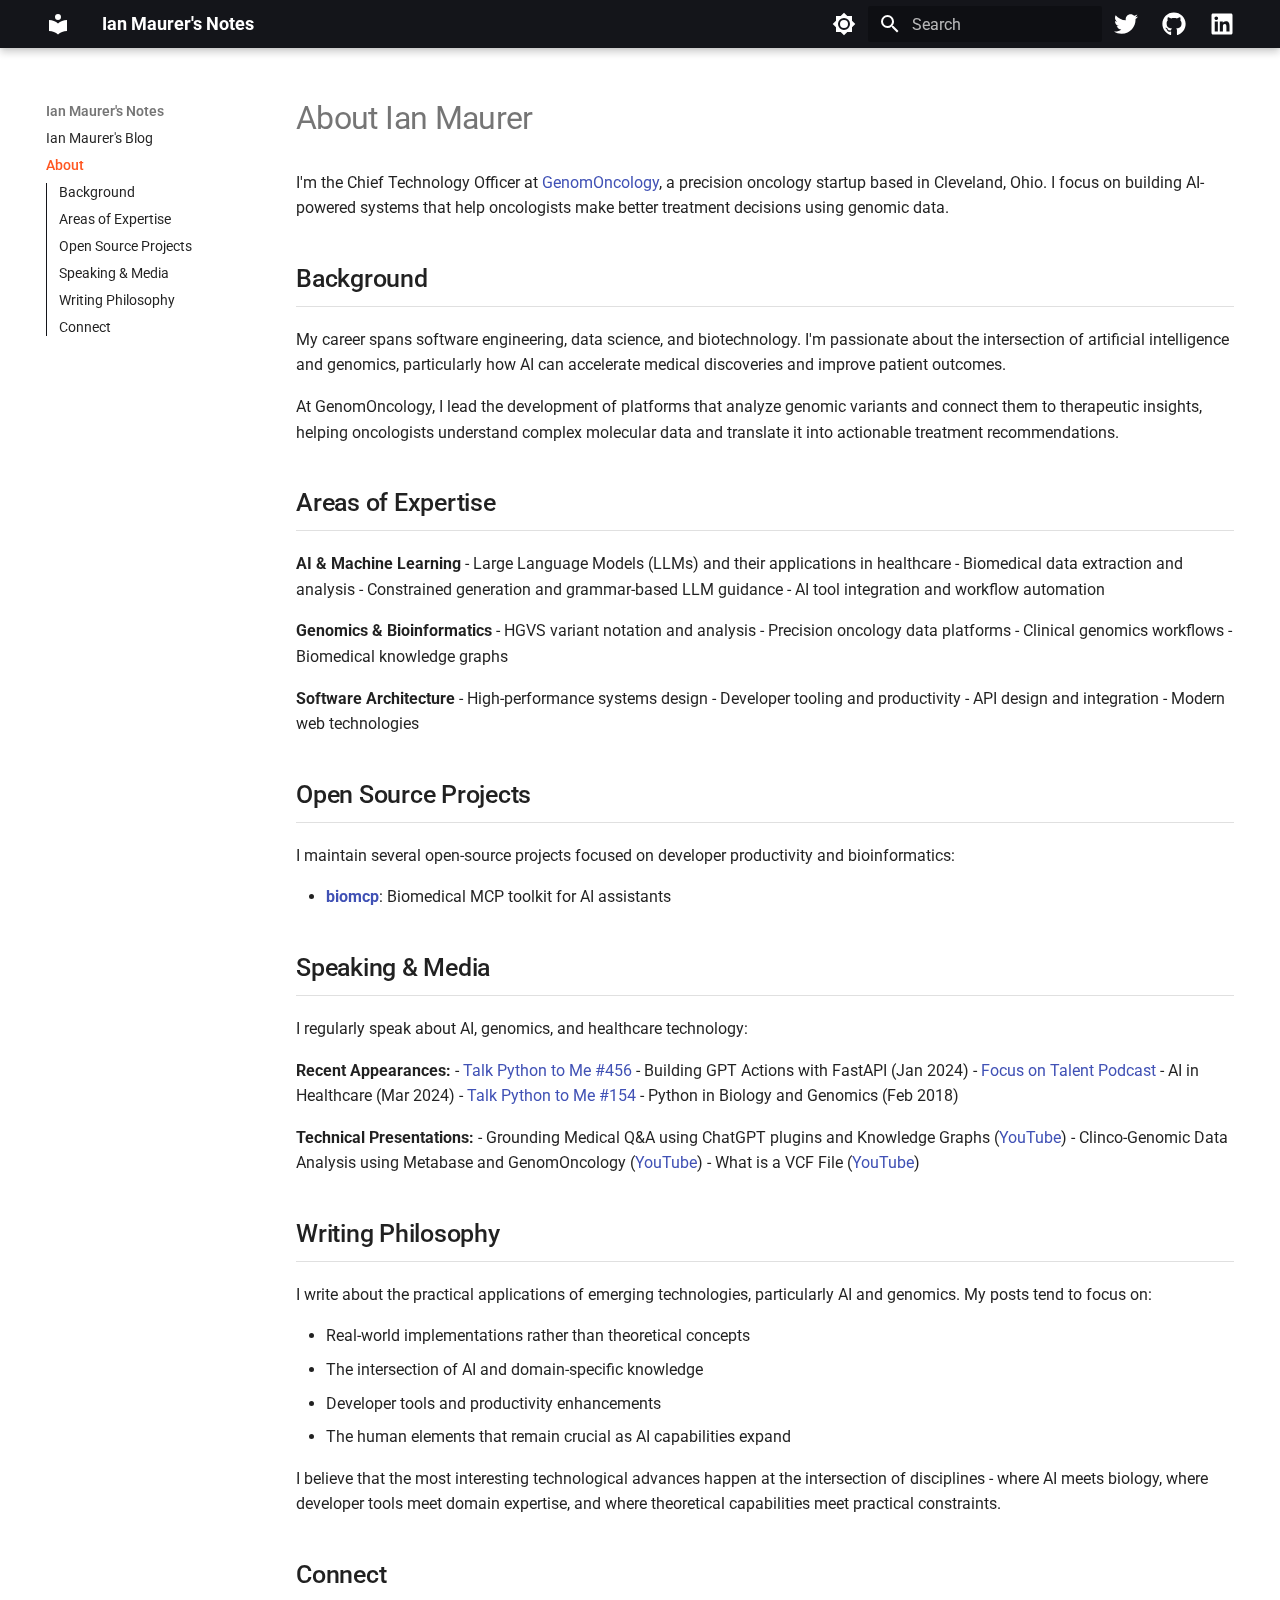
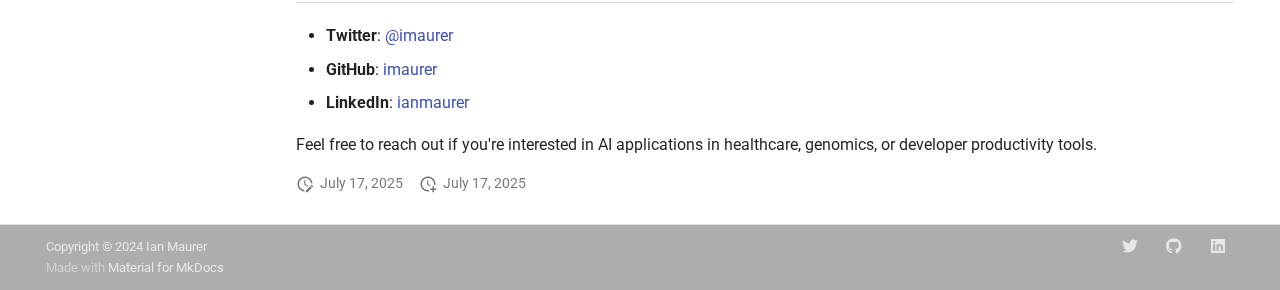
<file: about/index.html>
<!doctype html><html lang=en class=no-js> <head><meta charset=utf-8><meta name=viewport content="width=device-width,initial-scale=1"><meta name=description content="Personal insights on AI, genomics, and technology from Ian Maurer, CTO of GenomOncology"><meta name=author content="Ian Maurer"><link href=https://www.imaurer.com/about/ rel=canonical><link rel=prev href=..><link rel=alternate type=application/rss+xml title="RSS feed" href=../feed_rss_created.xml><link rel=alternate type=application/rss+xml title="RSS feed of updated content" href=../feed_rss_updated.xml><link rel=icon href=../assets/images/favicon.png><meta name=generator content="mkdocs-1.6.1, mkdocs-material-9.6.15"><title>About - Ian Maurer's Notes</title><link rel=stylesheet href=../assets/stylesheets/main.342714a4.min.css><link rel=stylesheet href=../assets/stylesheets/palette.06af60db.min.css><link rel=preconnect href=https://fonts.gstatic.com crossorigin><link rel=stylesheet href="https://fonts.googleapis.com/css?family=Roboto:300,300i,400,400i,700,700i%7CRoboto+Mono:400,400i,700,700i&display=fallback"><style>:root{--md-text-font:"Roboto";--md-code-font:"Roboto Mono"}</style><link rel=stylesheet href=../stylesheets/extra.css><script>__md_scope=new URL("..",location),__md_hash=e=>[...e].reduce(((e,_)=>(e<<5)-e+_.charCodeAt(0)),0),__md_get=(e,_=localStorage,t=__md_scope)=>JSON.parse(_.getItem(t.pathname+"."+e)),__md_set=(e,_,t=localStorage,a=__md_scope)=>{try{t.setItem(a.pathname+"."+e,JSON.stringify(_))}catch(e){}}</script><meta property=og:type content=website><meta property=og:title content="About - Ian Maurer's Notes"><meta property=og:description content="Personal insights on AI, genomics, and technology from Ian Maurer, CTO of GenomOncology"><meta property=og:image content=https://www.imaurer.com/assets/images/social/about.png><meta property=og:image:type content=image/png><meta property=og:image:width content=1200><meta property=og:image:height content=630><meta content=https://www.imaurer.com/about/ property=og:url><meta name=twitter:card content=summary_large_image><meta name=twitter:title content="About - Ian Maurer's Notes"><meta name=twitter:description content="Personal insights on AI, genomics, and technology from Ian Maurer, CTO of GenomOncology"><meta name=twitter:image content=https://www.imaurer.com/assets/images/social/about.png> <link href="../assets/stylesheets/glightbox.min.css" rel="stylesheet"/><style>
    html.glightbox-open { overflow: initial; height: 100%; }
    .gslide-title { margin-top: 0px; user-select: text; }
    .gslide-desc { color: #666; user-select: text; }
    .gslide-image img { background: white; }
    .gscrollbar-fixer { padding-right: 15px; }
    .gdesc-inner { font-size: 0.75rem; }
    body[data-md-color-scheme="slate"] .gdesc-inner { background: var(--md-default-bg-color);}
    body[data-md-color-scheme="slate"] .gslide-title { color: var(--md-default-fg-color);}
    body[data-md-color-scheme="slate"] .gslide-desc { color: var(--md-default-fg-color);}</style> <script src="../assets/javascripts/glightbox.min.js"></script></head> <body dir=ltr data-md-color-scheme=default data-md-color-primary=black data-md-color-accent=deep-orange> <input class=md-toggle data-md-toggle=drawer type=checkbox id=__drawer autocomplete=off> <input class=md-toggle data-md-toggle=search type=checkbox id=__search autocomplete=off> <label class=md-overlay for=__drawer></label> <div data-md-component=skip> <a href=#about-ian-maurer class=md-skip> Skip to content </a> </div> <div data-md-component=announce> </div> <header class="md-header md-header--shadow" data-md-component=header> <nav class="md-header__inner md-grid" aria-label=Header> <a href=.. title="Ian Maurer's Notes" class="md-header__button md-logo" aria-label="Ian Maurer's Notes" data-md-component=logo> <svg xmlns=http://www.w3.org/2000/svg viewbox="0 0 24 24"><path d="M12 8a3 3 0 0 0 3-3 3 3 0 0 0-3-3 3 3 0 0 0-3 3 3 3 0 0 0 3 3m0 3.54C9.64 9.35 6.5 8 3 8v11c3.5 0 6.64 1.35 9 3.54 2.36-2.19 5.5-3.54 9-3.54V8c-3.5 0-6.64 1.35-9 3.54"/></svg> </a> <label class="md-header__button md-icon" for=__drawer> <svg xmlns=http://www.w3.org/2000/svg viewbox="0 0 24 24"><path d="M3 6h18v2H3zm0 5h18v2H3zm0 5h18v2H3z"/></svg> </label> <div class=md-header__title data-md-component=header-title> <div class=md-header__ellipsis> <div class=md-header__topic> <span class=md-ellipsis> Ian Maurer's Notes </span> </div> <div class=md-header__topic data-md-component=header-topic> <span class=md-ellipsis> About </span> </div> </div> </div> <form class=md-header__option data-md-component=palette> <input class=md-option data-md-color-media data-md-color-scheme=default data-md-color-primary=black data-md-color-accent=deep-orange aria-label="Switch to dark mode" type=radio name=__palette id=__palette_0> <label class="md-header__button md-icon" title="Switch to dark mode" for=__palette_1 hidden> <svg xmlns=http://www.w3.org/2000/svg viewbox="0 0 24 24"><path d="M12 8a4 4 0 0 0-4 4 4 4 0 0 0 4 4 4 4 0 0 0 4-4 4 4 0 0 0-4-4m0 10a6 6 0 0 1-6-6 6 6 0 0 1 6-6 6 6 0 0 1 6 6 6 6 0 0 1-6 6m8-9.31V4h-4.69L12 .69 8.69 4H4v4.69L.69 12 4 15.31V20h4.69L12 23.31 15.31 20H20v-4.69L23.31 12z"/></svg> </label> <input class=md-option data-md-color-media data-md-color-scheme=slate data-md-color-primary=black data-md-color-accent=deep-orange aria-label="Switch to light mode" type=radio name=__palette id=__palette_1> <label class="md-header__button md-icon" title="Switch to light mode" for=__palette_0 hidden> <svg xmlns=http://www.w3.org/2000/svg viewbox="0 0 24 24"><path d="M12 18c-.89 0-1.74-.2-2.5-.55C11.56 16.5 13 14.42 13 12s-1.44-4.5-3.5-5.45C10.26 6.2 11.11 6 12 6a6 6 0 0 1 6 6 6 6 0 0 1-6 6m8-9.31V4h-4.69L12 .69 8.69 4H4v4.69L.69 12 4 15.31V20h4.69L12 23.31 15.31 20H20v-4.69L23.31 12z"/></svg> </label> </form> <script>var palette=__md_get("__palette");if(palette&&palette.color){if("(prefers-color-scheme)"===palette.color.media){var media=matchMedia("(prefers-color-scheme: light)"),input=document.querySelector(media.matches?"[data-md-color-media='(prefers-color-scheme: light)']":"[data-md-color-media='(prefers-color-scheme: dark)']");palette.color.media=input.getAttribute("data-md-color-media"),palette.color.scheme=input.getAttribute("data-md-color-scheme"),palette.color.primary=input.getAttribute("data-md-color-primary"),palette.color.accent=input.getAttribute("data-md-color-accent")}for(var[key,value]of Object.entries(palette.color))document.body.setAttribute("data-md-color-"+key,value)}</script> <label class="md-header__button md-icon" for=__search> <svg xmlns=http://www.w3.org/2000/svg viewbox="0 0 24 24"><path d="M9.5 3A6.5 6.5 0 0 1 16 9.5c0 1.61-.59 3.09-1.56 4.23l.27.27h.79l5 5-1.5 1.5-5-5v-.79l-.27-.27A6.52 6.52 0 0 1 9.5 16 6.5 6.5 0 0 1 3 9.5 6.5 6.5 0 0 1 9.5 3m0 2C7 5 5 7 5 9.5S7 14 9.5 14 14 12 14 9.5 12 5 9.5 5"/></svg> </label> <div class=md-search data-md-component=search role=dialog> <label class=md-search__overlay for=__search></label> <div class=md-search__inner role=search> <form class=md-search__form name=search> <input type=text class=md-search__input name=query aria-label=Search placeholder=Search autocapitalize=off autocorrect=off autocomplete=off spellcheck=false data-md-component=search-query required> <label class="md-search__icon md-icon" for=__search> <svg xmlns=http://www.w3.org/2000/svg viewbox="0 0 24 24"><path d="M9.5 3A6.5 6.5 0 0 1 16 9.5c0 1.61-.59 3.09-1.56 4.23l.27.27h.79l5 5-1.5 1.5-5-5v-.79l-.27-.27A6.52 6.52 0 0 1 9.5 16 6.5 6.5 0 0 1 3 9.5 6.5 6.5 0 0 1 9.5 3m0 2C7 5 5 7 5 9.5S7 14 9.5 14 14 12 14 9.5 12 5 9.5 5"/></svg> <svg xmlns=http://www.w3.org/2000/svg viewbox="0 0 24 24"><path d="M20 11v2H8l5.5 5.5-1.42 1.42L4.16 12l7.92-7.92L13.5 5.5 8 11z"/></svg> </label> <nav class=md-search__options aria-label=Search> <a href=javascript:void(0) class="md-search__icon md-icon" title=Share aria-label=Share data-clipboard data-clipboard-text data-md-component=search-share tabindex=-1> <svg xmlns=http://www.w3.org/2000/svg viewbox="0 0 24 24"><path d="M18 16.08c-.76 0-1.44.3-1.96.77L8.91 12.7c.05-.23.09-.46.09-.7s-.04-.47-.09-.7l7.05-4.11c.54.5 1.25.81 2.04.81a3 3 0 0 0 3-3 3 3 0 0 0-3-3 3 3 0 0 0-3 3c0 .24.04.47.09.7L8.04 9.81C7.5 9.31 6.79 9 6 9a3 3 0 0 0-3 3 3 3 0 0 0 3 3c.79 0 1.5-.31 2.04-.81l7.12 4.15c-.05.21-.08.43-.08.66 0 1.61 1.31 2.91 2.92 2.91s2.92-1.3 2.92-2.91A2.92 2.92 0 0 0 18 16.08"/></svg> </a> <button type=reset class="md-search__icon md-icon" title=Clear aria-label=Clear tabindex=-1> <svg xmlns=http://www.w3.org/2000/svg viewbox="0 0 24 24"><path d="M19 6.41 17.59 5 12 10.59 6.41 5 5 6.41 10.59 12 5 17.59 6.41 19 12 13.41 17.59 19 19 17.59 13.41 12z"/></svg> </button> </nav> <div class=md-search__suggest data-md-component=search-suggest></div> </form> <div class=md-search__output> <div class=md-search__scrollwrap tabindex=0 data-md-scrollfix> <div class=md-search-result data-md-component=search-result> <div class=md-search-result__meta> Initializing search </div> <ol class=md-search-result__list role=presentation></ol> </div> </div> </div> </div> </div> <a class="md-header__button md-icon" href=https://twitter.com/imaurer title=https://twitter.com/imaurer target=_blank rel=noopener> <svg xmlns=http://www.w3.org/2000/svg viewbox="0 0 512 512"><!-- Font Awesome Free 6.7.2 by @fontawesome - https://fontawesome.com License - https://fontawesome.com/license/free (Icons: CC BY 4.0, Fonts: SIL OFL 1.1, Code: MIT License) Copyright 2024 Fonticons, Inc.--><path d="M459.37 151.716c.325 4.548.325 9.097.325 13.645 0 138.72-105.583 298.558-298.558 298.558-59.452 0-114.68-17.219-161.137-47.106 8.447.974 16.568 1.299 25.34 1.299 49.055 0 94.213-16.568 130.274-44.832-46.132-.975-84.792-31.188-98.112-72.772 6.498.974 12.995 1.624 19.818 1.624 9.421 0 18.843-1.3 27.614-3.573-48.081-9.747-84.143-51.98-84.143-102.985v-1.299c13.969 7.797 30.214 12.67 47.431 13.319-28.264-18.843-46.781-51.005-46.781-87.391 0-19.492 5.197-37.36 14.294-52.954 51.655 63.675 129.3 105.258 216.365 109.807-1.624-7.797-2.599-15.918-2.599-24.04 0-57.828 46.782-104.934 104.934-104.934 30.213 0 57.502 12.67 76.67 33.137 23.715-4.548 46.456-13.32 66.599-25.34-7.798 24.366-24.366 44.833-46.132 57.827 21.117-2.273 41.584-8.122 60.426-16.243-14.292 20.791-32.161 39.308-52.628 54.253"/></svg> </a> <a class="md-header__button md-icon" href=https://github.com/imaurer title=https://github.com/imaurer target=_blank rel=noopener> <svg xmlns=http://www.w3.org/2000/svg viewbox="0 0 496 512"><!-- Font Awesome Free 6.7.2 by @fontawesome - https://fontawesome.com License - https://fontawesome.com/license/free (Icons: CC BY 4.0, Fonts: SIL OFL 1.1, Code: MIT License) Copyright 2024 Fonticons, Inc.--><path d="M165.9 397.4c0 2-2.3 3.6-5.2 3.6-3.3.3-5.6-1.3-5.6-3.6 0-2 2.3-3.6 5.2-3.6 3-.3 5.6 1.3 5.6 3.6m-31.1-4.5c-.7 2 1.3 4.3 4.3 4.9 2.6 1 5.6 0 6.2-2s-1.3-4.3-4.3-5.2c-2.6-.7-5.5.3-6.2 2.3m44.2-1.7c-2.9.7-4.9 2.6-4.6 4.9.3 2 2.9 3.3 5.9 2.6 2.9-.7 4.9-2.6 4.6-4.6-.3-1.9-3-3.2-5.9-2.9M244.8 8C106.1 8 0 113.3 0 252c0 110.9 69.8 205.8 169.5 239.2 12.8 2.3 17.3-5.6 17.3-12.1 0-6.2-.3-40.4-.3-61.4 0 0-70 15-84.7-29.8 0 0-11.4-29.1-27.8-36.6 0 0-22.9-15.7 1.6-15.4 0 0 24.9 2 38.6 25.8 21.9 38.6 58.6 27.5 72.9 20.9 2.3-16 8.8-27.1 16-33.7-55.9-6.2-112.3-14.3-112.3-110.5 0-27.5 7.6-41.3 23.6-58.9-2.6-6.5-11.1-33.3 2.6-67.9 20.9-6.5 69 27 69 27 20-5.6 41.5-8.5 62.8-8.5s42.8 2.9 62.8 8.5c0 0 48.1-33.6 69-27 13.7 34.7 5.2 61.4 2.6 67.9 16 17.7 25.8 31.5 25.8 58.9 0 96.5-58.9 104.2-114.8 110.5 9.2 7.9 17 22.9 17 46.4 0 33.7-.3 75.4-.3 83.6 0 6.5 4.6 14.4 17.3 12.1C428.2 457.8 496 362.9 496 252 496 113.3 383.5 8 244.8 8M97.2 352.9c-1.3 1-1 3.3.7 5.2 1.6 1.6 3.9 2.3 5.2 1 1.3-1 1-3.3-.7-5.2-1.6-1.6-3.9-2.3-5.2-1m-10.8-8.1c-.7 1.3.3 2.9 2.3 3.9 1.6 1 3.6.7 4.3-.7.7-1.3-.3-2.9-2.3-3.9-2-.6-3.6-.3-4.3.7m32.4 35.6c-1.6 1.3-1 4.3 1.3 6.2 2.3 2.3 5.2 2.6 6.5 1 1.3-1.3.7-4.3-1.3-6.2-2.2-2.3-5.2-2.6-6.5-1m-11.4-14.7c-1.6 1-1.6 3.6 0 5.9s4.3 3.3 5.6 2.3c1.6-1.3 1.6-3.9 0-6.2-1.4-2.3-4-3.3-5.6-2"/></svg> </a> <a class="md-header__button md-icon" href=https://www.linkedin.com/in/ianmaurer title=https://www.linkedin.com/in/ianmaurer target=_blank rel=noopener> <svg xmlns=http://www.w3.org/2000/svg viewbox="0 0 448 512"><!-- Font Awesome Free 6.7.2 by @fontawesome - https://fontawesome.com License - https://fontawesome.com/license/free (Icons: CC BY 4.0, Fonts: SIL OFL 1.1, Code: MIT License) Copyright 2024 Fonticons, Inc.--><path d="M416 32H31.9C14.3 32 0 46.5 0 64.3v383.4C0 465.5 14.3 480 31.9 480H416c17.6 0 32-14.5 32-32.3V64.3c0-17.8-14.4-32.3-32-32.3M135.4 416H69V202.2h66.5V416zm-33.2-243c-21.3 0-38.5-17.3-38.5-38.5S80.9 96 102.2 96c21.2 0 38.5 17.3 38.5 38.5 0 21.3-17.2 38.5-38.5 38.5m282.1 243h-66.4V312c0-24.8-.5-56.7-34.5-56.7-34.6 0-39.9 27-39.9 54.9V416h-66.4V202.2h63.7v29.2h.9c8.9-16.8 30.6-34.5 62.9-34.5 67.2 0 79.7 44.3 79.7 101.9z"/></svg> </a> </nav> </header> <div class=md-container data-md-component=container> <main class=md-main data-md-component=main> <div class="md-main__inner md-grid"> <div class="md-sidebar md-sidebar--primary" data-md-component=sidebar data-md-type=navigation> <div class=md-sidebar__scrollwrap> <div class=md-sidebar__inner> <nav class="md-nav md-nav--primary md-nav--integrated" aria-label=Navigation data-md-level=0> <label class=md-nav__title for=__drawer> <a href=.. title="Ian Maurer's Notes" class="md-nav__button md-logo" aria-label="Ian Maurer's Notes" data-md-component=logo> <svg xmlns=http://www.w3.org/2000/svg viewbox="0 0 24 24"><path d="M12 8a3 3 0 0 0 3-3 3 3 0 0 0-3-3 3 3 0 0 0-3 3 3 3 0 0 0 3 3m0 3.54C9.64 9.35 6.5 8 3 8v11c3.5 0 6.64 1.35 9 3.54 2.36-2.19 5.5-3.54 9-3.54V8c-3.5 0-6.64 1.35-9 3.54"/></svg> </a> Ian Maurer's Notes </label> <ul class=md-nav__list data-md-scrollfix> <li class=md-nav__item> <a href=.. class=md-nav__link> <span class=md-ellipsis> Ian Maurer's Blog </span> </a> </li> <li class="md-nav__item md-nav__item--active"> <input class="md-nav__toggle md-toggle" type=checkbox id=__toc> <label class="md-nav__link md-nav__link--active" for=__toc> <span class=md-ellipsis> About </span> <span class="md-nav__icon md-icon"></span> </label> <a href=./ class="md-nav__link md-nav__link--active"> <span class=md-ellipsis> About </span> </a> <nav class="md-nav md-nav--secondary" aria-label="Table of Contents"> <label class=md-nav__title for=__toc> <span class="md-nav__icon md-icon"></span> Table of Contents </label> <ul class=md-nav__list data-md-component=toc data-md-scrollfix> <li class=md-nav__item> <a href=#background class=md-nav__link> <span class=md-ellipsis> Background </span> </a> </li> <li class=md-nav__item> <a href=#areas-of-expertise class=md-nav__link> <span class=md-ellipsis> Areas of Expertise </span> </a> </li> <li class=md-nav__item> <a href=#open-source-projects class=md-nav__link> <span class=md-ellipsis> Open Source Projects </span> </a> </li> <li class=md-nav__item> <a href=#speaking-media class=md-nav__link> <span class=md-ellipsis> Speaking &amp; Media </span> </a> </li> <li class=md-nav__item> <a href=#writing-philosophy class=md-nav__link> <span class=md-ellipsis> Writing Philosophy </span> </a> </li> <li class=md-nav__item> <a href=#connect class=md-nav__link> <span class=md-ellipsis> Connect </span> </a> </li> </ul> </nav> </li> </ul> </nav> </div> </div> </div> <div class=md-content data-md-component=content> <article class="md-content__inner md-typeset"> <h1 id=about-ian-maurer>About Ian Maurer<a class=headerlink href=#about-ian-maurer title="Permanent link">¶</a></h1> <p>I'm the Chief Technology Officer at <a href=https://genomoncology.com/ >GenomOncology</a>, a precision oncology startup based in Cleveland, Ohio. I focus on building AI-powered systems that help oncologists make better treatment decisions using genomic data.</p> <h2 id=background>Background<a class=headerlink href=#background title="Permanent link">¶</a></h2> <p>My career spans software engineering, data science, and biotechnology. I'm passionate about the intersection of artificial intelligence and genomics, particularly how AI can accelerate medical discoveries and improve patient outcomes.</p> <p>At GenomOncology, I lead the development of platforms that analyze genomic variants and connect them to therapeutic insights, helping oncologists understand complex molecular data and translate it into actionable treatment recommendations.</p> <h2 id=areas-of-expertise>Areas of Expertise<a class=headerlink href=#areas-of-expertise title="Permanent link">¶</a></h2> <p><strong>AI &amp; Machine Learning</strong> - Large Language Models (LLMs) and their applications in healthcare - Biomedical data extraction and analysis - Constrained generation and grammar-based LLM guidance - AI tool integration and workflow automation</p> <p><strong>Genomics &amp; Bioinformatics</strong> - HGVS variant notation and analysis - Precision oncology data platforms - Clinical genomics workflows - Biomedical knowledge graphs</p> <p><strong>Software Architecture</strong> - High-performance systems design - Developer tooling and productivity - API design and integration - Modern web technologies</p> <h2 id=open-source-projects>Open Source Projects<a class=headerlink href=#open-source-projects title="Permanent link">¶</a></h2> <p>I maintain several open-source projects focused on developer productivity and bioinformatics:</p> <ul> <li><strong><a href=https://github.com/imaurer/biomcp>biomcp</a></strong>: Biomedical MCP toolkit for AI assistants</li> </ul> <h2 id=speaking-media>Speaking &amp; Media<a class=headerlink href=#speaking-media title="Permanent link">¶</a></h2> <p>I regularly speak about AI, genomics, and healthcare technology:</p> <p><strong>Recent Appearances:</strong> - <a href=https://talkpython.fm/episodes/show/456/building-gpt-actions-with-fastapi-and-pydantic>Talk Python to Me #456</a> - Building GPT Actions with FastAPI (Jan 2024) - <a href="https://www.youtube.com/watch?v=48eQ6sYNU8s">Focus on Talent Podcast</a> - AI in Healthcare (Mar 2024) - <a href=https://talkpython.fm/episodes/show/154/python-in-biology-and-genomics>Talk Python to Me #154</a> - Python in Biology and Genomics (Feb 2018)</p> <p><strong>Technical Presentations:</strong> - Grounding Medical Q&amp;A using ChatGPT plugins and Knowledge Graphs (<a href="https://www.youtube.com/watch?v=PwbQb9rvXbg">YouTube</a>) - Clinco-Genomic Data Analysis using Metabase and GenomOncology (<a href="https://www.youtube.com/watch?v=wWIBdcwgQMQ&t=1205s">YouTube</a>) - What is a VCF File (<a href="https://www.youtube.com/watch?v=VooqrSM_Rqk&t=26s">YouTube</a>)</p> <h2 id=writing-philosophy>Writing Philosophy<a class=headerlink href=#writing-philosophy title="Permanent link">¶</a></h2> <p>I write about the practical applications of emerging technologies, particularly AI and genomics. My posts tend to focus on:</p> <ul> <li>Real-world implementations rather than theoretical concepts</li> <li>The intersection of AI and domain-specific knowledge</li> <li>Developer tools and productivity enhancements</li> <li>The human elements that remain crucial as AI capabilities expand</li> </ul> <p>I believe that the most interesting technological advances happen at the intersection of disciplines - where AI meets biology, where developer tools meet domain expertise, and where theoretical capabilities meet practical constraints.</p> <h2 id=connect>Connect<a class=headerlink href=#connect title="Permanent link">¶</a></h2> <ul> <li><strong>Twitter</strong>: <a href=https://twitter.com/imaurer>@imaurer</a></li> <li><strong>GitHub</strong>: <a href=https://github.com/imaurer>imaurer</a></li> <li><strong>LinkedIn</strong>: <a href=https://www.linkedin.com/in/ianmaurer>ianmaurer</a></li> </ul> <p>Feel free to reach out if you're interested in AI applications in healthcare, genomics, or developer productivity tools.</p> <aside class=md-source-file> <span class=md-source-file__fact> <span class=md-icon title="Last update"> <svg xmlns=http://www.w3.org/2000/svg viewbox="0 0 24 24"><path d="M21 13.1c-.1 0-.3.1-.4.2l-1 1 2.1 2.1 1-1c.2-.2.2-.6 0-.8l-1.3-1.3c-.1-.1-.2-.2-.4-.2m-1.9 1.8-6.1 6V23h2.1l6.1-6.1zM12.5 7v5.2l4 2.4-1 1L11 13V7zM11 21.9c-5.1-.5-9-4.8-9-9.9C2 6.5 6.5 2 12 2c5.3 0 9.6 4.1 10 9.3-.3-.1-.6-.2-1-.2s-.7.1-1 .2C19.6 7.2 16.2 4 12 4c-4.4 0-8 3.6-8 8 0 4.1 3.1 7.5 7.1 7.9l-.1.2z"/></svg> </span> <span class="git-revision-date-localized-plugin git-revision-date-localized-plugin-date" title="July 17, 2025 21:20:45 UTC">July 17, 2025</span> </span> <span class=md-source-file__fact> <span class=md-icon title=Created> <svg xmlns=http://www.w3.org/2000/svg viewbox="0 0 24 24"><path d="M14.47 15.08 11 13V7h1.5v5.25l3.08 1.83c-.41.28-.79.62-1.11 1m-1.39 4.84c-.36.05-.71.08-1.08.08-4.42 0-8-3.58-8-8s3.58-8 8-8 8 3.58 8 8c0 .37-.03.72-.08 1.08.69.1 1.33.32 1.92.64.1-.56.16-1.13.16-1.72 0-5.5-4.5-10-10-10S2 6.5 2 12s4.47 10 10 10c.59 0 1.16-.06 1.72-.16-.32-.59-.54-1.23-.64-1.92M18 15v3h-3v2h3v3h2v-3h3v-2h-3v-3z"/></svg> </span> <span class="git-revision-date-localized-plugin git-revision-date-localized-plugin-date" title="July 17, 2025 21:20:45 UTC">July 17, 2025</span> </span> </aside> </article> </div> <script>var target=document.getElementById(location.hash.slice(1));target&&target.name&&(target.checked=target.name.startsWith("__tabbed_"))</script> </div> <button type=button class="md-top md-icon" data-md-component=top hidden> <svg xmlns=http://www.w3.org/2000/svg viewbox="0 0 24 24"><path d="M13 20h-2V8l-5.5 5.5-1.42-1.42L12 4.16l7.92 7.92-1.42 1.42L13 8z"/></svg> Back to top </button> </main> <footer class=md-footer> <div class="md-footer-meta md-typeset"> <div class="md-footer-meta__inner md-grid"> <div class=md-copyright> <div class=md-copyright__highlight> Copyright &copy; 2024 Ian Maurer </div> Made with <a href=https://squidfunk.github.io/mkdocs-material/ target=_blank rel=noopener> Material for MkDocs </a> </div> <div class=md-social> <a href=https://twitter.com/imaurer target=_blank rel=noopener title=twitter.com class=md-social__link> <svg xmlns=http://www.w3.org/2000/svg viewbox="0 0 512 512"><!-- Font Awesome Free 6.7.2 by @fontawesome - https://fontawesome.com License - https://fontawesome.com/license/free (Icons: CC BY 4.0, Fonts: SIL OFL 1.1, Code: MIT License) Copyright 2024 Fonticons, Inc.--><path d="M459.37 151.716c.325 4.548.325 9.097.325 13.645 0 138.72-105.583 298.558-298.558 298.558-59.452 0-114.68-17.219-161.137-47.106 8.447.974 16.568 1.299 25.34 1.299 49.055 0 94.213-16.568 130.274-44.832-46.132-.975-84.792-31.188-98.112-72.772 6.498.974 12.995 1.624 19.818 1.624 9.421 0 18.843-1.3 27.614-3.573-48.081-9.747-84.143-51.98-84.143-102.985v-1.299c13.969 7.797 30.214 12.67 47.431 13.319-28.264-18.843-46.781-51.005-46.781-87.391 0-19.492 5.197-37.36 14.294-52.954 51.655 63.675 129.3 105.258 216.365 109.807-1.624-7.797-2.599-15.918-2.599-24.04 0-57.828 46.782-104.934 104.934-104.934 30.213 0 57.502 12.67 76.67 33.137 23.715-4.548 46.456-13.32 66.599-25.34-7.798 24.366-24.366 44.833-46.132 57.827 21.117-2.273 41.584-8.122 60.426-16.243-14.292 20.791-32.161 39.308-52.628 54.253"/></svg> </a> <a href=https://github.com/imaurer target=_blank rel=noopener title=github.com class=md-social__link> <svg xmlns=http://www.w3.org/2000/svg viewbox="0 0 496 512"><!-- Font Awesome Free 6.7.2 by @fontawesome - https://fontawesome.com License - https://fontawesome.com/license/free (Icons: CC BY 4.0, Fonts: SIL OFL 1.1, Code: MIT License) Copyright 2024 Fonticons, Inc.--><path d="M165.9 397.4c0 2-2.3 3.6-5.2 3.6-3.3.3-5.6-1.3-5.6-3.6 0-2 2.3-3.6 5.2-3.6 3-.3 5.6 1.3 5.6 3.6m-31.1-4.5c-.7 2 1.3 4.3 4.3 4.9 2.6 1 5.6 0 6.2-2s-1.3-4.3-4.3-5.2c-2.6-.7-5.5.3-6.2 2.3m44.2-1.7c-2.9.7-4.9 2.6-4.6 4.9.3 2 2.9 3.3 5.9 2.6 2.9-.7 4.9-2.6 4.6-4.6-.3-1.9-3-3.2-5.9-2.9M244.8 8C106.1 8 0 113.3 0 252c0 110.9 69.8 205.8 169.5 239.2 12.8 2.3 17.3-5.6 17.3-12.1 0-6.2-.3-40.4-.3-61.4 0 0-70 15-84.7-29.8 0 0-11.4-29.1-27.8-36.6 0 0-22.9-15.7 1.6-15.4 0 0 24.9 2 38.6 25.8 21.9 38.6 58.6 27.5 72.9 20.9 2.3-16 8.8-27.1 16-33.7-55.9-6.2-112.3-14.3-112.3-110.5 0-27.5 7.6-41.3 23.6-58.9-2.6-6.5-11.1-33.3 2.6-67.9 20.9-6.5 69 27 69 27 20-5.6 41.5-8.5 62.8-8.5s42.8 2.9 62.8 8.5c0 0 48.1-33.6 69-27 13.7 34.7 5.2 61.4 2.6 67.9 16 17.7 25.8 31.5 25.8 58.9 0 96.5-58.9 104.2-114.8 110.5 9.2 7.9 17 22.9 17 46.4 0 33.7-.3 75.4-.3 83.6 0 6.5 4.6 14.4 17.3 12.1C428.2 457.8 496 362.9 496 252 496 113.3 383.5 8 244.8 8M97.2 352.9c-1.3 1-1 3.3.7 5.2 1.6 1.6 3.9 2.3 5.2 1 1.3-1 1-3.3-.7-5.2-1.6-1.6-3.9-2.3-5.2-1m-10.8-8.1c-.7 1.3.3 2.9 2.3 3.9 1.6 1 3.6.7 4.3-.7.7-1.3-.3-2.9-2.3-3.9-2-.6-3.6-.3-4.3.7m32.4 35.6c-1.6 1.3-1 4.3 1.3 6.2 2.3 2.3 5.2 2.6 6.5 1 1.3-1.3.7-4.3-1.3-6.2-2.2-2.3-5.2-2.6-6.5-1m-11.4-14.7c-1.6 1-1.6 3.6 0 5.9s4.3 3.3 5.6 2.3c1.6-1.3 1.6-3.9 0-6.2-1.4-2.3-4-3.3-5.6-2"/></svg> </a> <a href=https://www.linkedin.com/in/ianmaurer target=_blank rel=noopener title=www.linkedin.com class=md-social__link> <svg xmlns=http://www.w3.org/2000/svg viewbox="0 0 448 512"><!-- Font Awesome Free 6.7.2 by @fontawesome - https://fontawesome.com License - https://fontawesome.com/license/free (Icons: CC BY 4.0, Fonts: SIL OFL 1.1, Code: MIT License) Copyright 2024 Fonticons, Inc.--><path d="M416 32H31.9C14.3 32 0 46.5 0 64.3v383.4C0 465.5 14.3 480 31.9 480H416c17.6 0 32-14.5 32-32.3V64.3c0-17.8-14.4-32.3-32-32.3M135.4 416H69V202.2h66.5V416zm-33.2-243c-21.3 0-38.5-17.3-38.5-38.5S80.9 96 102.2 96c21.2 0 38.5 17.3 38.5 38.5 0 21.3-17.2 38.5-38.5 38.5m282.1 243h-66.4V312c0-24.8-.5-56.7-34.5-56.7-34.6 0-39.9 27-39.9 54.9V416h-66.4V202.2h63.7v29.2h.9c8.9-16.8 30.6-34.5 62.9-34.5 67.2 0 79.7 44.3 79.7 101.9z"/></svg> </a> </div> </div> </div> </footer> </div> <div class=md-dialog data-md-component=dialog> <div class="md-dialog__inner md-typeset"></div> </div> <div class=md-progress data-md-component=progress role=progressbar></div> <script id=__config type=application/json>{"base": "..", "features": ["content.code.copy", "content.code.select", "navigation.instant", "navigation.instant.prefetch", "navigation.instant.progress", "navigation.top", "navigation.tracking", "search.highlight", "search.share", "search.suggest", "toc.integrate"], "search": "../assets/javascripts/workers/search.d50fe291.min.js", "tags": null, "translations": {"clipboard.copied": "Copied to clipboard", "clipboard.copy": "Copy to clipboard", "search.result.more.one": "1 more on this page", "search.result.more.other": "# more on this page", "search.result.none": "No matching documents", "search.result.one": "1 matching document", "search.result.other": "# matching documents", "search.result.placeholder": "Type to start searching", "search.result.term.missing": "Missing", "select.version": "Select version"}, "version": null}</script> <script src=../assets/javascripts/bundle.56ea9cef.min.js></script> <script id="init-glightbox">const lightbox = GLightbox({"touchNavigation": true, "loop": false, "zoomable": true, "draggable": true, "openEffect": "zoom", "closeEffect": "zoom", "slideEffect": "slide"});
document$.subscribe(() => { lightbox.reload() });
</script></body> </html>
</file>
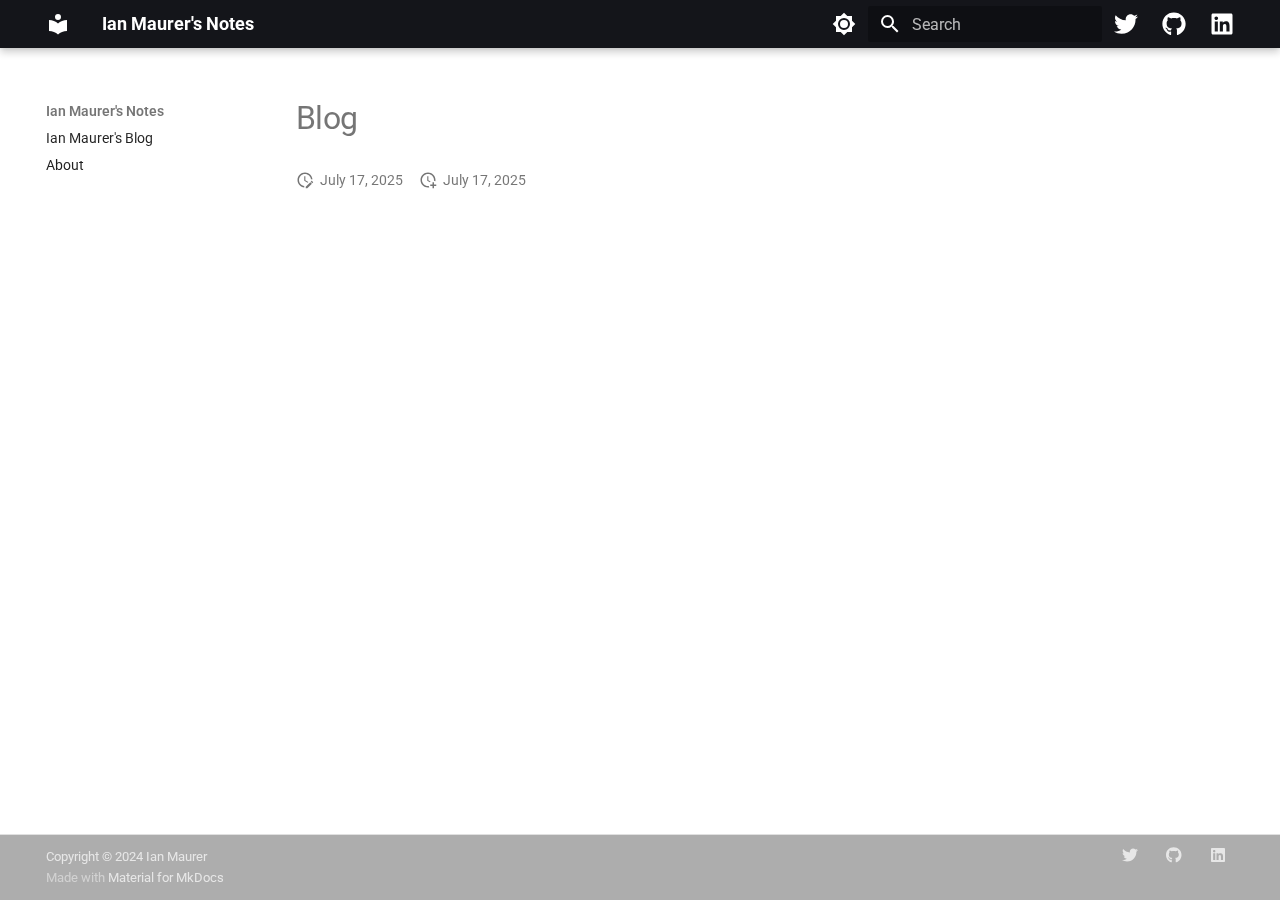
<file: blog/index.html>
<!doctype html><html lang=en class=no-js> <head><meta charset=utf-8><meta name=viewport content="width=device-width,initial-scale=1"><meta name=description content="Personal insights on AI, genomics, and technology from Ian Maurer, CTO of GenomOncology"><meta name=author content="Ian Maurer"><link href=https://www.imaurer.com/blog/ rel=canonical><link rel=alternate type=application/rss+xml title="RSS feed" href=../feed_rss_created.xml><link rel=alternate type=application/rss+xml title="RSS feed of updated content" href=../feed_rss_updated.xml><link rel=icon href=../assets/images/favicon.png><meta name=generator content="mkdocs-1.6.1, mkdocs-material-9.6.15"><title>Blog - Ian Maurer's Notes</title><link rel=stylesheet href=../assets/stylesheets/main.342714a4.min.css><link rel=stylesheet href=../assets/stylesheets/palette.06af60db.min.css><link rel=preconnect href=https://fonts.gstatic.com crossorigin><link rel=stylesheet href="https://fonts.googleapis.com/css?family=Roboto:300,300i,400,400i,700,700i%7CRoboto+Mono:400,400i,700,700i&display=fallback"><style>:root{--md-text-font:"Roboto";--md-code-font:"Roboto Mono"}</style><link rel=stylesheet href=../stylesheets/extra.css><script>__md_scope=new URL("..",location),__md_hash=e=>[...e].reduce(((e,_)=>(e<<5)-e+_.charCodeAt(0)),0),__md_get=(e,_=localStorage,t=__md_scope)=>JSON.parse(_.getItem(t.pathname+"."+e)),__md_set=(e,_,t=localStorage,a=__md_scope)=>{try{t.setItem(a.pathname+"."+e,JSON.stringify(_))}catch(e){}}</script><meta property=og:type content=website><meta property=og:title content="Blog - Ian Maurer's Notes"><meta property=og:description content="Personal insights on AI, genomics, and technology from Ian Maurer, CTO of GenomOncology"><meta property=og:image content=https://www.imaurer.com/assets/images/social/blog/index.png><meta property=og:image:type content=image/png><meta property=og:image:width content=1200><meta property=og:image:height content=630><meta content=https://www.imaurer.com/blog/ property=og:url><meta name=twitter:card content=summary_large_image><meta name=twitter:title content="Blog - Ian Maurer's Notes"><meta name=twitter:description content="Personal insights on AI, genomics, and technology from Ian Maurer, CTO of GenomOncology"><meta name=twitter:image content=https://www.imaurer.com/assets/images/social/blog/index.png> <link href="../assets/stylesheets/glightbox.min.css" rel="stylesheet"/><style>
    html.glightbox-open { overflow: initial; height: 100%; }
    .gslide-title { margin-top: 0px; user-select: text; }
    .gslide-desc { color: #666; user-select: text; }
    .gslide-image img { background: white; }
    .gscrollbar-fixer { padding-right: 15px; }
    .gdesc-inner { font-size: 0.75rem; }
    body[data-md-color-scheme="slate"] .gdesc-inner { background: var(--md-default-bg-color);}
    body[data-md-color-scheme="slate"] .gslide-title { color: var(--md-default-fg-color);}
    body[data-md-color-scheme="slate"] .gslide-desc { color: var(--md-default-fg-color);}</style> <script src="../assets/javascripts/glightbox.min.js"></script></head> <body dir=ltr data-md-color-scheme=default data-md-color-primary=black data-md-color-accent=deep-orange> <input class=md-toggle data-md-toggle=drawer type=checkbox id=__drawer autocomplete=off> <input class=md-toggle data-md-toggle=search type=checkbox id=__search autocomplete=off> <label class=md-overlay for=__drawer></label> <div data-md-component=skip> <a href=#blog class=md-skip> Skip to content </a> </div> <div data-md-component=announce> </div> <header class="md-header md-header--shadow" data-md-component=header> <nav class="md-header__inner md-grid" aria-label=Header> <a href=.. title="Ian Maurer's Notes" class="md-header__button md-logo" aria-label="Ian Maurer's Notes" data-md-component=logo> <svg xmlns=http://www.w3.org/2000/svg viewbox="0 0 24 24"><path d="M12 8a3 3 0 0 0 3-3 3 3 0 0 0-3-3 3 3 0 0 0-3 3 3 3 0 0 0 3 3m0 3.54C9.64 9.35 6.5 8 3 8v11c3.5 0 6.64 1.35 9 3.54 2.36-2.19 5.5-3.54 9-3.54V8c-3.5 0-6.64 1.35-9 3.54"/></svg> </a> <label class="md-header__button md-icon" for=__drawer> <svg xmlns=http://www.w3.org/2000/svg viewbox="0 0 24 24"><path d="M3 6h18v2H3zm0 5h18v2H3zm0 5h18v2H3z"/></svg> </label> <div class=md-header__title data-md-component=header-title> <div class=md-header__ellipsis> <div class=md-header__topic> <span class=md-ellipsis> Ian Maurer's Notes </span> </div> <div class=md-header__topic data-md-component=header-topic> <span class=md-ellipsis> Blog </span> </div> </div> </div> <form class=md-header__option data-md-component=palette> <input class=md-option data-md-color-media data-md-color-scheme=default data-md-color-primary=black data-md-color-accent=deep-orange aria-label="Switch to dark mode" type=radio name=__palette id=__palette_0> <label class="md-header__button md-icon" title="Switch to dark mode" for=__palette_1 hidden> <svg xmlns=http://www.w3.org/2000/svg viewbox="0 0 24 24"><path d="M12 8a4 4 0 0 0-4 4 4 4 0 0 0 4 4 4 4 0 0 0 4-4 4 4 0 0 0-4-4m0 10a6 6 0 0 1-6-6 6 6 0 0 1 6-6 6 6 0 0 1 6 6 6 6 0 0 1-6 6m8-9.31V4h-4.69L12 .69 8.69 4H4v4.69L.69 12 4 15.31V20h4.69L12 23.31 15.31 20H20v-4.69L23.31 12z"/></svg> </label> <input class=md-option data-md-color-media data-md-color-scheme=slate data-md-color-primary=black data-md-color-accent=deep-orange aria-label="Switch to light mode" type=radio name=__palette id=__palette_1> <label class="md-header__button md-icon" title="Switch to light mode" for=__palette_0 hidden> <svg xmlns=http://www.w3.org/2000/svg viewbox="0 0 24 24"><path d="M12 18c-.89 0-1.74-.2-2.5-.55C11.56 16.5 13 14.42 13 12s-1.44-4.5-3.5-5.45C10.26 6.2 11.11 6 12 6a6 6 0 0 1 6 6 6 6 0 0 1-6 6m8-9.31V4h-4.69L12 .69 8.69 4H4v4.69L.69 12 4 15.31V20h4.69L12 23.31 15.31 20H20v-4.69L23.31 12z"/></svg> </label> </form> <script>var palette=__md_get("__palette");if(palette&&palette.color){if("(prefers-color-scheme)"===palette.color.media){var media=matchMedia("(prefers-color-scheme: light)"),input=document.querySelector(media.matches?"[data-md-color-media='(prefers-color-scheme: light)']":"[data-md-color-media='(prefers-color-scheme: dark)']");palette.color.media=input.getAttribute("data-md-color-media"),palette.color.scheme=input.getAttribute("data-md-color-scheme"),palette.color.primary=input.getAttribute("data-md-color-primary"),palette.color.accent=input.getAttribute("data-md-color-accent")}for(var[key,value]of Object.entries(palette.color))document.body.setAttribute("data-md-color-"+key,value)}</script> <label class="md-header__button md-icon" for=__search> <svg xmlns=http://www.w3.org/2000/svg viewbox="0 0 24 24"><path d="M9.5 3A6.5 6.5 0 0 1 16 9.5c0 1.61-.59 3.09-1.56 4.23l.27.27h.79l5 5-1.5 1.5-5-5v-.79l-.27-.27A6.52 6.52 0 0 1 9.5 16 6.5 6.5 0 0 1 3 9.5 6.5 6.5 0 0 1 9.5 3m0 2C7 5 5 7 5 9.5S7 14 9.5 14 14 12 14 9.5 12 5 9.5 5"/></svg> </label> <div class=md-search data-md-component=search role=dialog> <label class=md-search__overlay for=__search></label> <div class=md-search__inner role=search> <form class=md-search__form name=search> <input type=text class=md-search__input name=query aria-label=Search placeholder=Search autocapitalize=off autocorrect=off autocomplete=off spellcheck=false data-md-component=search-query required> <label class="md-search__icon md-icon" for=__search> <svg xmlns=http://www.w3.org/2000/svg viewbox="0 0 24 24"><path d="M9.5 3A6.5 6.5 0 0 1 16 9.5c0 1.61-.59 3.09-1.56 4.23l.27.27h.79l5 5-1.5 1.5-5-5v-.79l-.27-.27A6.52 6.52 0 0 1 9.5 16 6.5 6.5 0 0 1 3 9.5 6.5 6.5 0 0 1 9.5 3m0 2C7 5 5 7 5 9.5S7 14 9.5 14 14 12 14 9.5 12 5 9.5 5"/></svg> <svg xmlns=http://www.w3.org/2000/svg viewbox="0 0 24 24"><path d="M20 11v2H8l5.5 5.5-1.42 1.42L4.16 12l7.92-7.92L13.5 5.5 8 11z"/></svg> </label> <nav class=md-search__options aria-label=Search> <a href=javascript:void(0) class="md-search__icon md-icon" title=Share aria-label=Share data-clipboard data-clipboard-text data-md-component=search-share tabindex=-1> <svg xmlns=http://www.w3.org/2000/svg viewbox="0 0 24 24"><path d="M18 16.08c-.76 0-1.44.3-1.96.77L8.91 12.7c.05-.23.09-.46.09-.7s-.04-.47-.09-.7l7.05-4.11c.54.5 1.25.81 2.04.81a3 3 0 0 0 3-3 3 3 0 0 0-3-3 3 3 0 0 0-3 3c0 .24.04.47.09.7L8.04 9.81C7.5 9.31 6.79 9 6 9a3 3 0 0 0-3 3 3 3 0 0 0 3 3c.79 0 1.5-.31 2.04-.81l7.12 4.15c-.05.21-.08.43-.08.66 0 1.61 1.31 2.91 2.92 2.91s2.92-1.3 2.92-2.91A2.92 2.92 0 0 0 18 16.08"/></svg> </a> <button type=reset class="md-search__icon md-icon" title=Clear aria-label=Clear tabindex=-1> <svg xmlns=http://www.w3.org/2000/svg viewbox="0 0 24 24"><path d="M19 6.41 17.59 5 12 10.59 6.41 5 5 6.41 10.59 12 5 17.59 6.41 19 12 13.41 17.59 19 19 17.59 13.41 12z"/></svg> </button> </nav> <div class=md-search__suggest data-md-component=search-suggest></div> </form> <div class=md-search__output> <div class=md-search__scrollwrap tabindex=0 data-md-scrollfix> <div class=md-search-result data-md-component=search-result> <div class=md-search-result__meta> Initializing search </div> <ol class=md-search-result__list role=presentation></ol> </div> </div> </div> </div> </div> <a class="md-header__button md-icon" href=https://twitter.com/imaurer title=https://twitter.com/imaurer target=_blank rel=noopener> <svg xmlns=http://www.w3.org/2000/svg viewbox="0 0 512 512"><!-- Font Awesome Free 6.7.2 by @fontawesome - https://fontawesome.com License - https://fontawesome.com/license/free (Icons: CC BY 4.0, Fonts: SIL OFL 1.1, Code: MIT License) Copyright 2024 Fonticons, Inc.--><path d="M459.37 151.716c.325 4.548.325 9.097.325 13.645 0 138.72-105.583 298.558-298.558 298.558-59.452 0-114.68-17.219-161.137-47.106 8.447.974 16.568 1.299 25.34 1.299 49.055 0 94.213-16.568 130.274-44.832-46.132-.975-84.792-31.188-98.112-72.772 6.498.974 12.995 1.624 19.818 1.624 9.421 0 18.843-1.3 27.614-3.573-48.081-9.747-84.143-51.98-84.143-102.985v-1.299c13.969 7.797 30.214 12.67 47.431 13.319-28.264-18.843-46.781-51.005-46.781-87.391 0-19.492 5.197-37.36 14.294-52.954 51.655 63.675 129.3 105.258 216.365 109.807-1.624-7.797-2.599-15.918-2.599-24.04 0-57.828 46.782-104.934 104.934-104.934 30.213 0 57.502 12.67 76.67 33.137 23.715-4.548 46.456-13.32 66.599-25.34-7.798 24.366-24.366 44.833-46.132 57.827 21.117-2.273 41.584-8.122 60.426-16.243-14.292 20.791-32.161 39.308-52.628 54.253"/></svg> </a> <a class="md-header__button md-icon" href=https://github.com/imaurer title=https://github.com/imaurer target=_blank rel=noopener> <svg xmlns=http://www.w3.org/2000/svg viewbox="0 0 496 512"><!-- Font Awesome Free 6.7.2 by @fontawesome - https://fontawesome.com License - https://fontawesome.com/license/free (Icons: CC BY 4.0, Fonts: SIL OFL 1.1, Code: MIT License) Copyright 2024 Fonticons, Inc.--><path d="M165.9 397.4c0 2-2.3 3.6-5.2 3.6-3.3.3-5.6-1.3-5.6-3.6 0-2 2.3-3.6 5.2-3.6 3-.3 5.6 1.3 5.6 3.6m-31.1-4.5c-.7 2 1.3 4.3 4.3 4.9 2.6 1 5.6 0 6.2-2s-1.3-4.3-4.3-5.2c-2.6-.7-5.5.3-6.2 2.3m44.2-1.7c-2.9.7-4.9 2.6-4.6 4.9.3 2 2.9 3.3 5.9 2.6 2.9-.7 4.9-2.6 4.6-4.6-.3-1.9-3-3.2-5.9-2.9M244.8 8C106.1 8 0 113.3 0 252c0 110.9 69.8 205.8 169.5 239.2 12.8 2.3 17.3-5.6 17.3-12.1 0-6.2-.3-40.4-.3-61.4 0 0-70 15-84.7-29.8 0 0-11.4-29.1-27.8-36.6 0 0-22.9-15.7 1.6-15.4 0 0 24.9 2 38.6 25.8 21.9 38.6 58.6 27.5 72.9 20.9 2.3-16 8.8-27.1 16-33.7-55.9-6.2-112.3-14.3-112.3-110.5 0-27.5 7.6-41.3 23.6-58.9-2.6-6.5-11.1-33.3 2.6-67.9 20.9-6.5 69 27 69 27 20-5.6 41.5-8.5 62.8-8.5s42.8 2.9 62.8 8.5c0 0 48.1-33.6 69-27 13.7 34.7 5.2 61.4 2.6 67.9 16 17.7 25.8 31.5 25.8 58.9 0 96.5-58.9 104.2-114.8 110.5 9.2 7.9 17 22.9 17 46.4 0 33.7-.3 75.4-.3 83.6 0 6.5 4.6 14.4 17.3 12.1C428.2 457.8 496 362.9 496 252 496 113.3 383.5 8 244.8 8M97.2 352.9c-1.3 1-1 3.3.7 5.2 1.6 1.6 3.9 2.3 5.2 1 1.3-1 1-3.3-.7-5.2-1.6-1.6-3.9-2.3-5.2-1m-10.8-8.1c-.7 1.3.3 2.9 2.3 3.9 1.6 1 3.6.7 4.3-.7.7-1.3-.3-2.9-2.3-3.9-2-.6-3.6-.3-4.3.7m32.4 35.6c-1.6 1.3-1 4.3 1.3 6.2 2.3 2.3 5.2 2.6 6.5 1 1.3-1.3.7-4.3-1.3-6.2-2.2-2.3-5.2-2.6-6.5-1m-11.4-14.7c-1.6 1-1.6 3.6 0 5.9s4.3 3.3 5.6 2.3c1.6-1.3 1.6-3.9 0-6.2-1.4-2.3-4-3.3-5.6-2"/></svg> </a> <a class="md-header__button md-icon" href=https://www.linkedin.com/in/ianmaurer title=https://www.linkedin.com/in/ianmaurer target=_blank rel=noopener> <svg xmlns=http://www.w3.org/2000/svg viewbox="0 0 448 512"><!-- Font Awesome Free 6.7.2 by @fontawesome - https://fontawesome.com License - https://fontawesome.com/license/free (Icons: CC BY 4.0, Fonts: SIL OFL 1.1, Code: MIT License) Copyright 2024 Fonticons, Inc.--><path d="M416 32H31.9C14.3 32 0 46.5 0 64.3v383.4C0 465.5 14.3 480 31.9 480H416c17.6 0 32-14.5 32-32.3V64.3c0-17.8-14.4-32.3-32-32.3M135.4 416H69V202.2h66.5V416zm-33.2-243c-21.3 0-38.5-17.3-38.5-38.5S80.9 96 102.2 96c21.2 0 38.5 17.3 38.5 38.5 0 21.3-17.2 38.5-38.5 38.5m282.1 243h-66.4V312c0-24.8-.5-56.7-34.5-56.7-34.6 0-39.9 27-39.9 54.9V416h-66.4V202.2h63.7v29.2h.9c8.9-16.8 30.6-34.5 62.9-34.5 67.2 0 79.7 44.3 79.7 101.9z"/></svg> </a> </nav> </header> <div class=md-container data-md-component=container> <main class=md-main data-md-component=main> <div class="md-main__inner md-grid"> <div class="md-sidebar md-sidebar--primary" data-md-component=sidebar data-md-type=navigation> <div class=md-sidebar__scrollwrap> <div class=md-sidebar__inner> <nav class="md-nav md-nav--primary md-nav--integrated" aria-label=Navigation data-md-level=0> <label class=md-nav__title for=__drawer> <a href=.. title="Ian Maurer's Notes" class="md-nav__button md-logo" aria-label="Ian Maurer's Notes" data-md-component=logo> <svg xmlns=http://www.w3.org/2000/svg viewbox="0 0 24 24"><path d="M12 8a3 3 0 0 0 3-3 3 3 0 0 0-3-3 3 3 0 0 0-3 3 3 3 0 0 0 3 3m0 3.54C9.64 9.35 6.5 8 3 8v11c3.5 0 6.64 1.35 9 3.54 2.36-2.19 5.5-3.54 9-3.54V8c-3.5 0-6.64 1.35-9 3.54"/></svg> </a> Ian Maurer's Notes </label> <ul class=md-nav__list data-md-scrollfix> <li class=md-nav__item> <a href=.. class=md-nav__link> <span class=md-ellipsis> Ian Maurer's Blog </span> </a> </li> <li class=md-nav__item> <a href=../about/ class=md-nav__link> <span class=md-ellipsis> About </span> </a> </li> </ul> </nav> </div> </div> </div> <div class=md-content data-md-component=content> <article class="md-content__inner md-typeset"> <h1 id=blog>Blog<a class=headerlink href=#blog title="Permanent link">¶</a></h1> <aside class=md-source-file> <span class=md-source-file__fact> <span class=md-icon title="Last update"> <svg xmlns=http://www.w3.org/2000/svg viewbox="0 0 24 24"><path d="M21 13.1c-.1 0-.3.1-.4.2l-1 1 2.1 2.1 1-1c.2-.2.2-.6 0-.8l-1.3-1.3c-.1-.1-.2-.2-.4-.2m-1.9 1.8-6.1 6V23h2.1l6.1-6.1zM12.5 7v5.2l4 2.4-1 1L11 13V7zM11 21.9c-5.1-.5-9-4.8-9-9.9C2 6.5 6.5 2 12 2c5.3 0 9.6 4.1 10 9.3-.3-.1-.6-.2-1-.2s-.7.1-1 .2C19.6 7.2 16.2 4 12 4c-4.4 0-8 3.6-8 8 0 4.1 3.1 7.5 7.1 7.9l-.1.2z"/></svg> </span> <span class="git-revision-date-localized-plugin git-revision-date-localized-plugin-date" title="July 17, 2025 21:20:45 UTC">July 17, 2025</span> </span> <span class=md-source-file__fact> <span class=md-icon title=Created> <svg xmlns=http://www.w3.org/2000/svg viewbox="0 0 24 24"><path d="M14.47 15.08 11 13V7h1.5v5.25l3.08 1.83c-.41.28-.79.62-1.11 1m-1.39 4.84c-.36.05-.71.08-1.08.08-4.42 0-8-3.58-8-8s3.58-8 8-8 8 3.58 8 8c0 .37-.03.72-.08 1.08.69.1 1.33.32 1.92.64.1-.56.16-1.13.16-1.72 0-5.5-4.5-10-10-10S2 6.5 2 12s4.47 10 10 10c.59 0 1.16-.06 1.72-.16-.32-.59-.54-1.23-.64-1.92M18 15v3h-3v2h3v3h2v-3h3v-2h-3v-3z"/></svg> </span> <span class="git-revision-date-localized-plugin git-revision-date-localized-plugin-date" title="July 17, 2025 21:20:45 UTC">July 17, 2025</span> </span> </aside> </article> </div> <script>var target=document.getElementById(location.hash.slice(1));target&&target.name&&(target.checked=target.name.startsWith("__tabbed_"))</script> </div> <button type=button class="md-top md-icon" data-md-component=top hidden> <svg xmlns=http://www.w3.org/2000/svg viewbox="0 0 24 24"><path d="M13 20h-2V8l-5.5 5.5-1.42-1.42L12 4.16l7.92 7.92-1.42 1.42L13 8z"/></svg> Back to top </button> </main> <footer class=md-footer> <div class="md-footer-meta md-typeset"> <div class="md-footer-meta__inner md-grid"> <div class=md-copyright> <div class=md-copyright__highlight> Copyright &copy; 2024 Ian Maurer </div> Made with <a href=https://squidfunk.github.io/mkdocs-material/ target=_blank rel=noopener> Material for MkDocs </a> </div> <div class=md-social> <a href=https://twitter.com/imaurer target=_blank rel=noopener title=twitter.com class=md-social__link> <svg xmlns=http://www.w3.org/2000/svg viewbox="0 0 512 512"><!-- Font Awesome Free 6.7.2 by @fontawesome - https://fontawesome.com License - https://fontawesome.com/license/free (Icons: CC BY 4.0, Fonts: SIL OFL 1.1, Code: MIT License) Copyright 2024 Fonticons, Inc.--><path d="M459.37 151.716c.325 4.548.325 9.097.325 13.645 0 138.72-105.583 298.558-298.558 298.558-59.452 0-114.68-17.219-161.137-47.106 8.447.974 16.568 1.299 25.34 1.299 49.055 0 94.213-16.568 130.274-44.832-46.132-.975-84.792-31.188-98.112-72.772 6.498.974 12.995 1.624 19.818 1.624 9.421 0 18.843-1.3 27.614-3.573-48.081-9.747-84.143-51.98-84.143-102.985v-1.299c13.969 7.797 30.214 12.67 47.431 13.319-28.264-18.843-46.781-51.005-46.781-87.391 0-19.492 5.197-37.36 14.294-52.954 51.655 63.675 129.3 105.258 216.365 109.807-1.624-7.797-2.599-15.918-2.599-24.04 0-57.828 46.782-104.934 104.934-104.934 30.213 0 57.502 12.67 76.67 33.137 23.715-4.548 46.456-13.32 66.599-25.34-7.798 24.366-24.366 44.833-46.132 57.827 21.117-2.273 41.584-8.122 60.426-16.243-14.292 20.791-32.161 39.308-52.628 54.253"/></svg> </a> <a href=https://github.com/imaurer target=_blank rel=noopener title=github.com class=md-social__link> <svg xmlns=http://www.w3.org/2000/svg viewbox="0 0 496 512"><!-- Font Awesome Free 6.7.2 by @fontawesome - https://fontawesome.com License - https://fontawesome.com/license/free (Icons: CC BY 4.0, Fonts: SIL OFL 1.1, Code: MIT License) Copyright 2024 Fonticons, Inc.--><path d="M165.9 397.4c0 2-2.3 3.6-5.2 3.6-3.3.3-5.6-1.3-5.6-3.6 0-2 2.3-3.6 5.2-3.6 3-.3 5.6 1.3 5.6 3.6m-31.1-4.5c-.7 2 1.3 4.3 4.3 4.9 2.6 1 5.6 0 6.2-2s-1.3-4.3-4.3-5.2c-2.6-.7-5.5.3-6.2 2.3m44.2-1.7c-2.9.7-4.9 2.6-4.6 4.9.3 2 2.9 3.3 5.9 2.6 2.9-.7 4.9-2.6 4.6-4.6-.3-1.9-3-3.2-5.9-2.9M244.8 8C106.1 8 0 113.3 0 252c0 110.9 69.8 205.8 169.5 239.2 12.8 2.3 17.3-5.6 17.3-12.1 0-6.2-.3-40.4-.3-61.4 0 0-70 15-84.7-29.8 0 0-11.4-29.1-27.8-36.6 0 0-22.9-15.7 1.6-15.4 0 0 24.9 2 38.6 25.8 21.9 38.6 58.6 27.5 72.9 20.9 2.3-16 8.8-27.1 16-33.7-55.9-6.2-112.3-14.3-112.3-110.5 0-27.5 7.6-41.3 23.6-58.9-2.6-6.5-11.1-33.3 2.6-67.9 20.9-6.5 69 27 69 27 20-5.6 41.5-8.5 62.8-8.5s42.8 2.9 62.8 8.5c0 0 48.1-33.6 69-27 13.7 34.7 5.2 61.4 2.6 67.9 16 17.7 25.8 31.5 25.8 58.9 0 96.5-58.9 104.2-114.8 110.5 9.2 7.9 17 22.9 17 46.4 0 33.7-.3 75.4-.3 83.6 0 6.5 4.6 14.4 17.3 12.1C428.2 457.8 496 362.9 496 252 496 113.3 383.5 8 244.8 8M97.2 352.9c-1.3 1-1 3.3.7 5.2 1.6 1.6 3.9 2.3 5.2 1 1.3-1 1-3.3-.7-5.2-1.6-1.6-3.9-2.3-5.2-1m-10.8-8.1c-.7 1.3.3 2.9 2.3 3.9 1.6 1 3.6.7 4.3-.7.7-1.3-.3-2.9-2.3-3.9-2-.6-3.6-.3-4.3.7m32.4 35.6c-1.6 1.3-1 4.3 1.3 6.2 2.3 2.3 5.2 2.6 6.5 1 1.3-1.3.7-4.3-1.3-6.2-2.2-2.3-5.2-2.6-6.5-1m-11.4-14.7c-1.6 1-1.6 3.6 0 5.9s4.3 3.3 5.6 2.3c1.6-1.3 1.6-3.9 0-6.2-1.4-2.3-4-3.3-5.6-2"/></svg> </a> <a href=https://www.linkedin.com/in/ianmaurer target=_blank rel=noopener title=www.linkedin.com class=md-social__link> <svg xmlns=http://www.w3.org/2000/svg viewbox="0 0 448 512"><!-- Font Awesome Free 6.7.2 by @fontawesome - https://fontawesome.com License - https://fontawesome.com/license/free (Icons: CC BY 4.0, Fonts: SIL OFL 1.1, Code: MIT License) Copyright 2024 Fonticons, Inc.--><path d="M416 32H31.9C14.3 32 0 46.5 0 64.3v383.4C0 465.5 14.3 480 31.9 480H416c17.6 0 32-14.5 32-32.3V64.3c0-17.8-14.4-32.3-32-32.3M135.4 416H69V202.2h66.5V416zm-33.2-243c-21.3 0-38.5-17.3-38.5-38.5S80.9 96 102.2 96c21.2 0 38.5 17.3 38.5 38.5 0 21.3-17.2 38.5-38.5 38.5m282.1 243h-66.4V312c0-24.8-.5-56.7-34.5-56.7-34.6 0-39.9 27-39.9 54.9V416h-66.4V202.2h63.7v29.2h.9c8.9-16.8 30.6-34.5 62.9-34.5 67.2 0 79.7 44.3 79.7 101.9z"/></svg> </a> </div> </div> </div> </footer> </div> <div class=md-dialog data-md-component=dialog> <div class="md-dialog__inner md-typeset"></div> </div> <div class=md-progress data-md-component=progress role=progressbar></div> <script id=__config type=application/json>{"base": "..", "features": ["content.code.copy", "content.code.select", "navigation.instant", "navigation.instant.prefetch", "navigation.instant.progress", "navigation.top", "navigation.tracking", "search.highlight", "search.share", "search.suggest", "toc.integrate"], "search": "../assets/javascripts/workers/search.d50fe291.min.js", "tags": null, "translations": {"clipboard.copied": "Copied to clipboard", "clipboard.copy": "Copy to clipboard", "search.result.more.one": "1 more on this page", "search.result.more.other": "# more on this page", "search.result.none": "No matching documents", "search.result.one": "1 matching document", "search.result.other": "# matching documents", "search.result.placeholder": "Type to start searching", "search.result.term.missing": "Missing", "select.version": "Select version"}, "version": null}</script> <script src=../assets/javascripts/bundle.56ea9cef.min.js></script> <script id="init-glightbox">const lightbox = GLightbox({"touchNavigation": true, "loop": false, "zoomable": true, "draggable": true, "openEffect": "zoom", "closeEffect": "zoom", "slideEffect": "slide"});
document$.subscribe(() => { lightbox.reload() });
</script></body> </html>
</file>
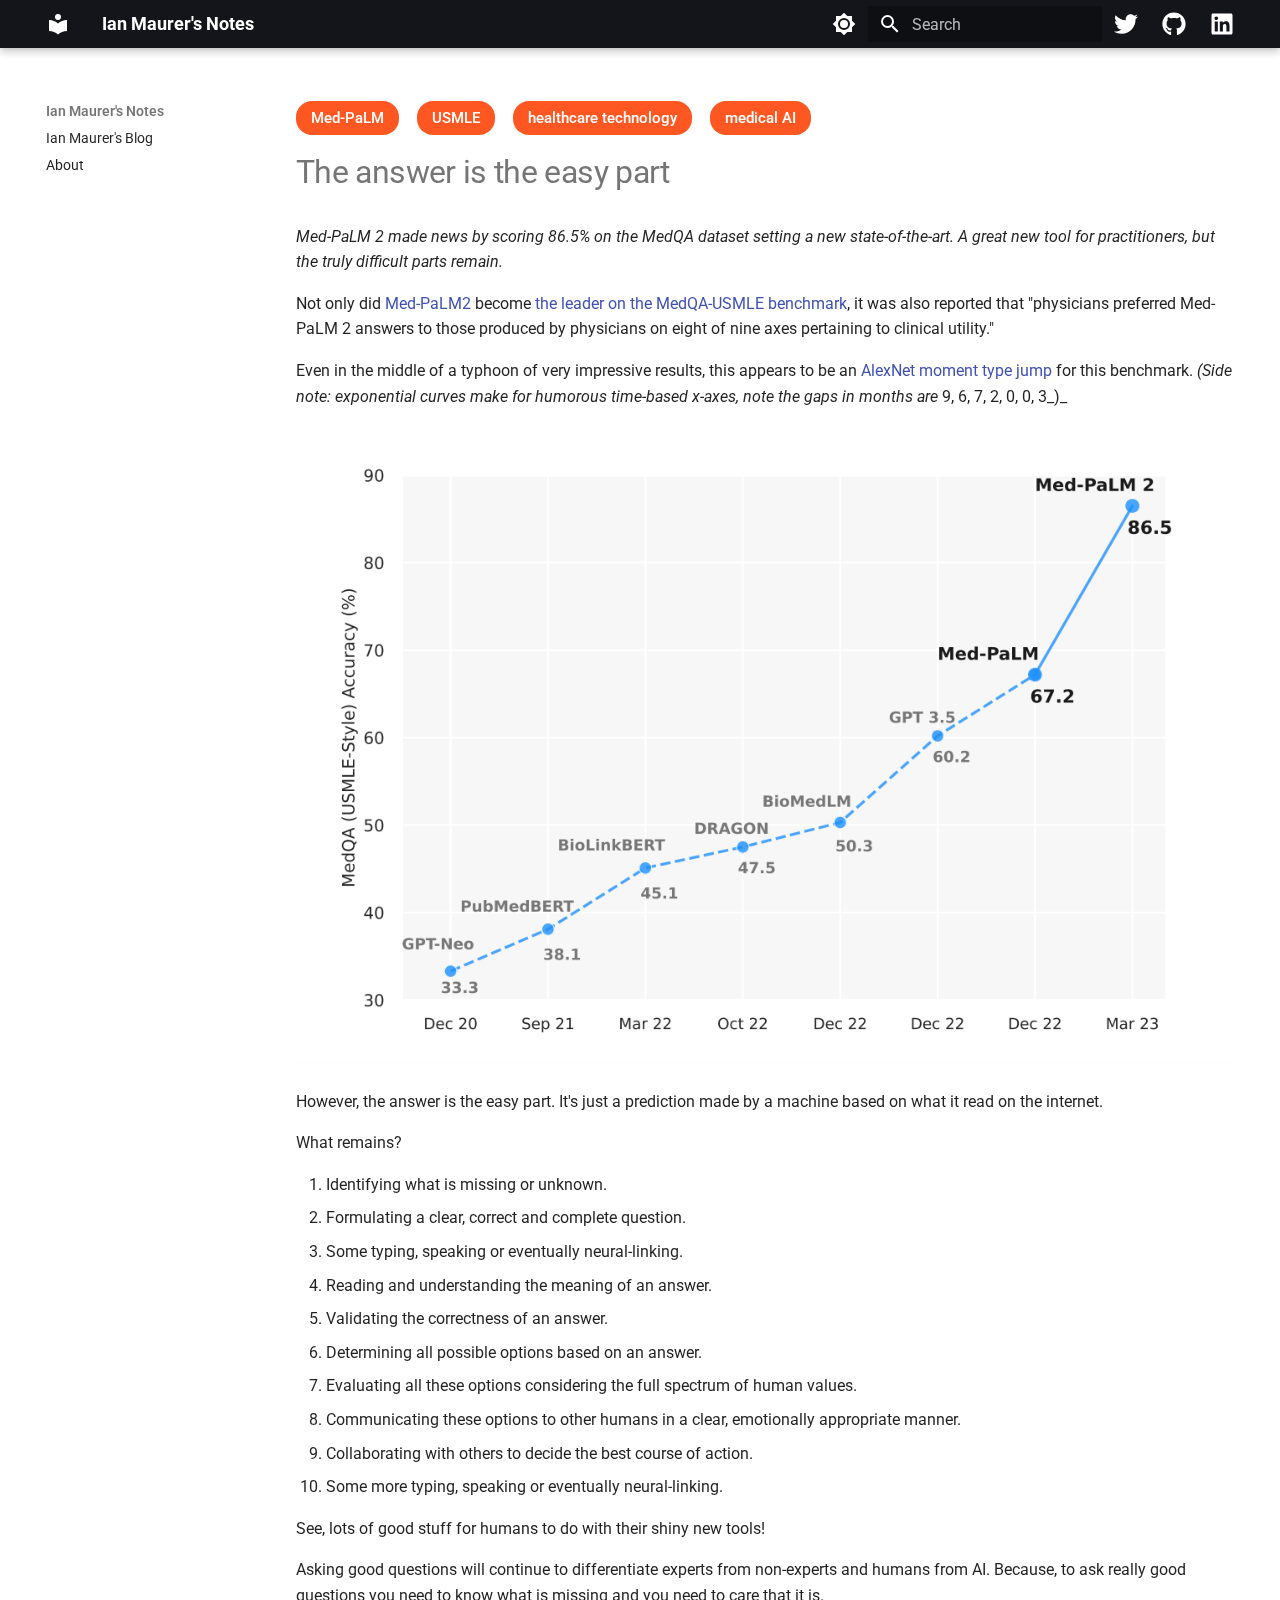
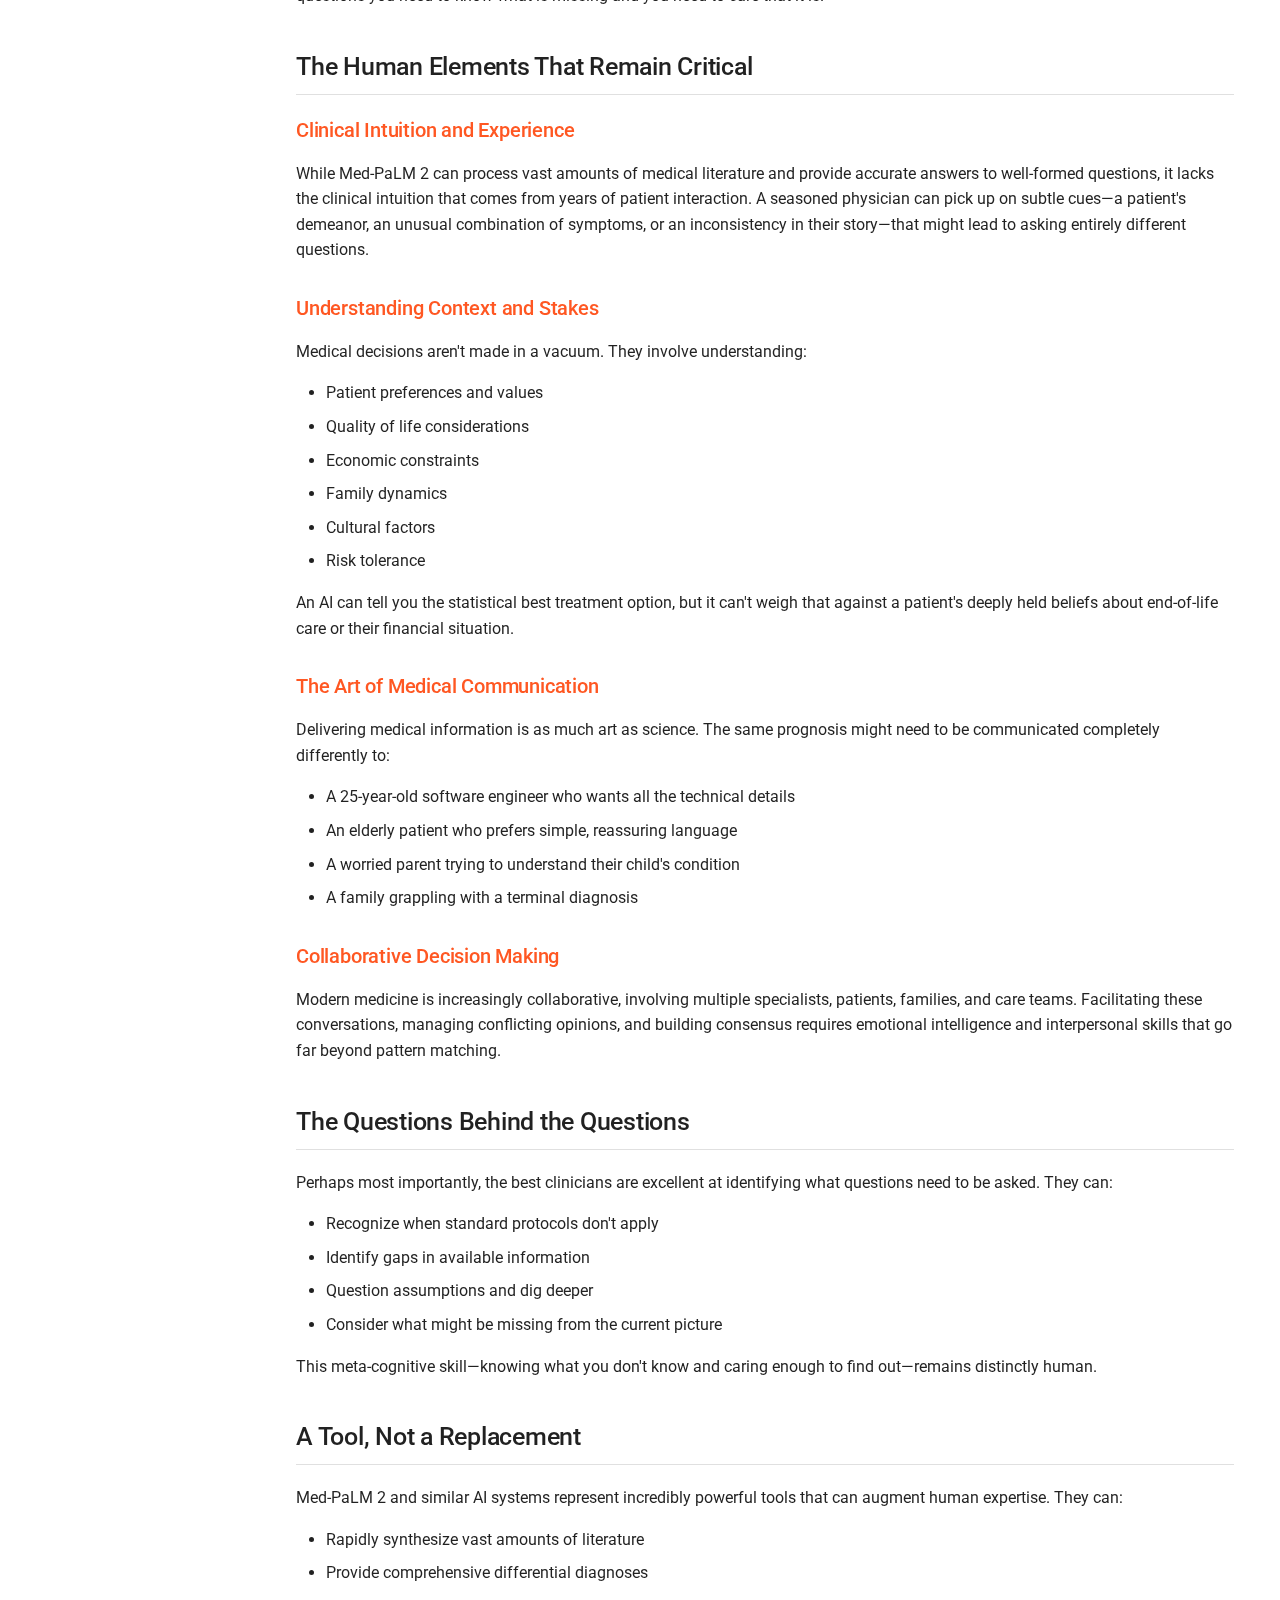
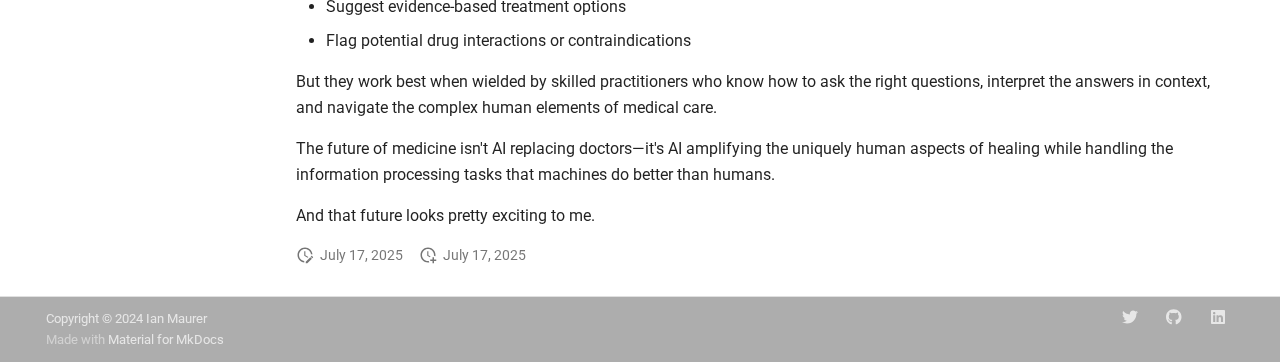
<file: blog/posts/2023-05-18-the-answer-is-the-easy-part/index.html>
<!doctype html><html lang=en class=no-js> <head><meta charset=utf-8><meta name=viewport content="width=device-width,initial-scale=1"><meta name=description content="Med-PaLM 2's impressive test scores highlight that getting answers is easier than addressing healthcare's real challenges."><meta name=author content="Ian Maurer"><link href=https://www.imaurer.com/blog/posts/2023-05-18-the-answer-is-the-easy-part/ rel=canonical><link rel=alternate type=application/rss+xml title="RSS feed" href=../../../feed_rss_created.xml><link rel=alternate type=application/rss+xml title="RSS feed of updated content" href=../../../feed_rss_updated.xml><link rel=icon href=../../../assets/images/favicon.png><meta name=generator content="mkdocs-1.6.1, mkdocs-material-9.6.15"><title>The answer is the easy part - Ian Maurer's Notes</title><link rel=stylesheet href=../../../assets/stylesheets/main.342714a4.min.css><link rel=stylesheet href=../../../assets/stylesheets/palette.06af60db.min.css><link rel=preconnect href=https://fonts.gstatic.com crossorigin><link rel=stylesheet href="https://fonts.googleapis.com/css?family=Roboto:300,300i,400,400i,700,700i%7CRoboto+Mono:400,400i,700,700i&display=fallback"><style>:root{--md-text-font:"Roboto";--md-code-font:"Roboto Mono"}</style><link rel=stylesheet href=../../../stylesheets/extra.css><script>__md_scope=new URL("../../..",location),__md_hash=e=>[...e].reduce(((e,_)=>(e<<5)-e+_.charCodeAt(0)),0),__md_get=(e,_=localStorage,t=__md_scope)=>JSON.parse(_.getItem(t.pathname+"."+e)),__md_set=(e,_,t=localStorage,a=__md_scope)=>{try{t.setItem(a.pathname+"."+e,JSON.stringify(_))}catch(e){}}</script><meta property=og:type content=website><meta property=og:title content="The answer is the easy part - Ian Maurer's Notes"><meta property=og:description content="Med-PaLM 2's impressive test scores highlight that getting answers is easier than addressing healthcare's real challenges."><meta property=og:image content=https://www.imaurer.com/assets/images/social/blog/posts/2023-05-18-the-answer-is-the-easy-part.png><meta property=og:image:type content=image/png><meta property=og:image:width content=1200><meta property=og:image:height content=630><meta content=https://www.imaurer.com/blog/posts/2023-05-18-the-answer-is-the-easy-part/ property=og:url><meta name=twitter:card content=summary_large_image><meta name=twitter:title content="The answer is the easy part - Ian Maurer's Notes"><meta name=twitter:description content="Med-PaLM 2's impressive test scores highlight that getting answers is easier than addressing healthcare's real challenges."><meta name=twitter:image content=https://www.imaurer.com/assets/images/social/blog/posts/2023-05-18-the-answer-is-the-easy-part.png> <link href="../../../assets/stylesheets/glightbox.min.css" rel="stylesheet"/><style>
    html.glightbox-open { overflow: initial; height: 100%; }
    .gslide-title { margin-top: 0px; user-select: text; }
    .gslide-desc { color: #666; user-select: text; }
    .gslide-image img { background: white; }
    .gscrollbar-fixer { padding-right: 15px; }
    .gdesc-inner { font-size: 0.75rem; }
    body[data-md-color-scheme="slate"] .gdesc-inner { background: var(--md-default-bg-color);}
    body[data-md-color-scheme="slate"] .gslide-title { color: var(--md-default-fg-color);}
    body[data-md-color-scheme="slate"] .gslide-desc { color: var(--md-default-fg-color);}</style> <script src="../../../assets/javascripts/glightbox.min.js"></script></head> <body dir=ltr data-md-color-scheme=default data-md-color-primary=black data-md-color-accent=deep-orange> <input class=md-toggle data-md-toggle=drawer type=checkbox id=__drawer autocomplete=off> <input class=md-toggle data-md-toggle=search type=checkbox id=__search autocomplete=off> <label class=md-overlay for=__drawer></label> <div data-md-component=skip> <a href=#the-answer-is-the-easy-part class=md-skip> Skip to content </a> </div> <div data-md-component=announce> </div> <header class="md-header md-header--shadow" data-md-component=header> <nav class="md-header__inner md-grid" aria-label=Header> <a href=../../.. title="Ian Maurer's Notes" class="md-header__button md-logo" aria-label="Ian Maurer's Notes" data-md-component=logo> <svg xmlns=http://www.w3.org/2000/svg viewbox="0 0 24 24"><path d="M12 8a3 3 0 0 0 3-3 3 3 0 0 0-3-3 3 3 0 0 0-3 3 3 3 0 0 0 3 3m0 3.54C9.64 9.35 6.5 8 3 8v11c3.5 0 6.64 1.35 9 3.54 2.36-2.19 5.5-3.54 9-3.54V8c-3.5 0-6.64 1.35-9 3.54"/></svg> </a> <label class="md-header__button md-icon" for=__drawer> <svg xmlns=http://www.w3.org/2000/svg viewbox="0 0 24 24"><path d="M3 6h18v2H3zm0 5h18v2H3zm0 5h18v2H3z"/></svg> </label> <div class=md-header__title data-md-component=header-title> <div class=md-header__ellipsis> <div class=md-header__topic> <span class=md-ellipsis> Ian Maurer's Notes </span> </div> <div class=md-header__topic data-md-component=header-topic> <span class=md-ellipsis> The answer is the easy part </span> </div> </div> </div> <form class=md-header__option data-md-component=palette> <input class=md-option data-md-color-media data-md-color-scheme=default data-md-color-primary=black data-md-color-accent=deep-orange aria-label="Switch to dark mode" type=radio name=__palette id=__palette_0> <label class="md-header__button md-icon" title="Switch to dark mode" for=__palette_1 hidden> <svg xmlns=http://www.w3.org/2000/svg viewbox="0 0 24 24"><path d="M12 8a4 4 0 0 0-4 4 4 4 0 0 0 4 4 4 4 0 0 0 4-4 4 4 0 0 0-4-4m0 10a6 6 0 0 1-6-6 6 6 0 0 1 6-6 6 6 0 0 1 6 6 6 6 0 0 1-6 6m8-9.31V4h-4.69L12 .69 8.69 4H4v4.69L.69 12 4 15.31V20h4.69L12 23.31 15.31 20H20v-4.69L23.31 12z"/></svg> </label> <input class=md-option data-md-color-media data-md-color-scheme=slate data-md-color-primary=black data-md-color-accent=deep-orange aria-label="Switch to light mode" type=radio name=__palette id=__palette_1> <label class="md-header__button md-icon" title="Switch to light mode" for=__palette_0 hidden> <svg xmlns=http://www.w3.org/2000/svg viewbox="0 0 24 24"><path d="M12 18c-.89 0-1.74-.2-2.5-.55C11.56 16.5 13 14.42 13 12s-1.44-4.5-3.5-5.45C10.26 6.2 11.11 6 12 6a6 6 0 0 1 6 6 6 6 0 0 1-6 6m8-9.31V4h-4.69L12 .69 8.69 4H4v4.69L.69 12 4 15.31V20h4.69L12 23.31 15.31 20H20v-4.69L23.31 12z"/></svg> </label> </form> <script>var palette=__md_get("__palette");if(palette&&palette.color){if("(prefers-color-scheme)"===palette.color.media){var media=matchMedia("(prefers-color-scheme: light)"),input=document.querySelector(media.matches?"[data-md-color-media='(prefers-color-scheme: light)']":"[data-md-color-media='(prefers-color-scheme: dark)']");palette.color.media=input.getAttribute("data-md-color-media"),palette.color.scheme=input.getAttribute("data-md-color-scheme"),palette.color.primary=input.getAttribute("data-md-color-primary"),palette.color.accent=input.getAttribute("data-md-color-accent")}for(var[key,value]of Object.entries(palette.color))document.body.setAttribute("data-md-color-"+key,value)}</script> <label class="md-header__button md-icon" for=__search> <svg xmlns=http://www.w3.org/2000/svg viewbox="0 0 24 24"><path d="M9.5 3A6.5 6.5 0 0 1 16 9.5c0 1.61-.59 3.09-1.56 4.23l.27.27h.79l5 5-1.5 1.5-5-5v-.79l-.27-.27A6.52 6.52 0 0 1 9.5 16 6.5 6.5 0 0 1 3 9.5 6.5 6.5 0 0 1 9.5 3m0 2C7 5 5 7 5 9.5S7 14 9.5 14 14 12 14 9.5 12 5 9.5 5"/></svg> </label> <div class=md-search data-md-component=search role=dialog> <label class=md-search__overlay for=__search></label> <div class=md-search__inner role=search> <form class=md-search__form name=search> <input type=text class=md-search__input name=query aria-label=Search placeholder=Search autocapitalize=off autocorrect=off autocomplete=off spellcheck=false data-md-component=search-query required> <label class="md-search__icon md-icon" for=__search> <svg xmlns=http://www.w3.org/2000/svg viewbox="0 0 24 24"><path d="M9.5 3A6.5 6.5 0 0 1 16 9.5c0 1.61-.59 3.09-1.56 4.23l.27.27h.79l5 5-1.5 1.5-5-5v-.79l-.27-.27A6.52 6.52 0 0 1 9.5 16 6.5 6.5 0 0 1 3 9.5 6.5 6.5 0 0 1 9.5 3m0 2C7 5 5 7 5 9.5S7 14 9.5 14 14 12 14 9.5 12 5 9.5 5"/></svg> <svg xmlns=http://www.w3.org/2000/svg viewbox="0 0 24 24"><path d="M20 11v2H8l5.5 5.5-1.42 1.42L4.16 12l7.92-7.92L13.5 5.5 8 11z"/></svg> </label> <nav class=md-search__options aria-label=Search> <a href=javascript:void(0) class="md-search__icon md-icon" title=Share aria-label=Share data-clipboard data-clipboard-text data-md-component=search-share tabindex=-1> <svg xmlns=http://www.w3.org/2000/svg viewbox="0 0 24 24"><path d="M18 16.08c-.76 0-1.44.3-1.96.77L8.91 12.7c.05-.23.09-.46.09-.7s-.04-.47-.09-.7l7.05-4.11c.54.5 1.25.81 2.04.81a3 3 0 0 0 3-3 3 3 0 0 0-3-3 3 3 0 0 0-3 3c0 .24.04.47.09.7L8.04 9.81C7.5 9.31 6.79 9 6 9a3 3 0 0 0-3 3 3 3 0 0 0 3 3c.79 0 1.5-.31 2.04-.81l7.12 4.15c-.05.21-.08.43-.08.66 0 1.61 1.31 2.91 2.92 2.91s2.92-1.3 2.92-2.91A2.92 2.92 0 0 0 18 16.08"/></svg> </a> <button type=reset class="md-search__icon md-icon" title=Clear aria-label=Clear tabindex=-1> <svg xmlns=http://www.w3.org/2000/svg viewbox="0 0 24 24"><path d="M19 6.41 17.59 5 12 10.59 6.41 5 5 6.41 10.59 12 5 17.59 6.41 19 12 13.41 17.59 19 19 17.59 13.41 12z"/></svg> </button> </nav> <div class=md-search__suggest data-md-component=search-suggest></div> </form> <div class=md-search__output> <div class=md-search__scrollwrap tabindex=0 data-md-scrollfix> <div class=md-search-result data-md-component=search-result> <div class=md-search-result__meta> Initializing search </div> <ol class=md-search-result__list role=presentation></ol> </div> </div> </div> </div> </div> <a class="md-header__button md-icon" href=https://twitter.com/imaurer title=https://twitter.com/imaurer target=_blank rel=noopener> <svg xmlns=http://www.w3.org/2000/svg viewbox="0 0 512 512"><!-- Font Awesome Free 6.7.2 by @fontawesome - https://fontawesome.com License - https://fontawesome.com/license/free (Icons: CC BY 4.0, Fonts: SIL OFL 1.1, Code: MIT License) Copyright 2024 Fonticons, Inc.--><path d="M459.37 151.716c.325 4.548.325 9.097.325 13.645 0 138.72-105.583 298.558-298.558 298.558-59.452 0-114.68-17.219-161.137-47.106 8.447.974 16.568 1.299 25.34 1.299 49.055 0 94.213-16.568 130.274-44.832-46.132-.975-84.792-31.188-98.112-72.772 6.498.974 12.995 1.624 19.818 1.624 9.421 0 18.843-1.3 27.614-3.573-48.081-9.747-84.143-51.98-84.143-102.985v-1.299c13.969 7.797 30.214 12.67 47.431 13.319-28.264-18.843-46.781-51.005-46.781-87.391 0-19.492 5.197-37.36 14.294-52.954 51.655 63.675 129.3 105.258 216.365 109.807-1.624-7.797-2.599-15.918-2.599-24.04 0-57.828 46.782-104.934 104.934-104.934 30.213 0 57.502 12.67 76.67 33.137 23.715-4.548 46.456-13.32 66.599-25.34-7.798 24.366-24.366 44.833-46.132 57.827 21.117-2.273 41.584-8.122 60.426-16.243-14.292 20.791-32.161 39.308-52.628 54.253"/></svg> </a> <a class="md-header__button md-icon" href=https://github.com/imaurer title=https://github.com/imaurer target=_blank rel=noopener> <svg xmlns=http://www.w3.org/2000/svg viewbox="0 0 496 512"><!-- Font Awesome Free 6.7.2 by @fontawesome - https://fontawesome.com License - https://fontawesome.com/license/free (Icons: CC BY 4.0, Fonts: SIL OFL 1.1, Code: MIT License) Copyright 2024 Fonticons, Inc.--><path d="M165.9 397.4c0 2-2.3 3.6-5.2 3.6-3.3.3-5.6-1.3-5.6-3.6 0-2 2.3-3.6 5.2-3.6 3-.3 5.6 1.3 5.6 3.6m-31.1-4.5c-.7 2 1.3 4.3 4.3 4.9 2.6 1 5.6 0 6.2-2s-1.3-4.3-4.3-5.2c-2.6-.7-5.5.3-6.2 2.3m44.2-1.7c-2.9.7-4.9 2.6-4.6 4.9.3 2 2.9 3.3 5.9 2.6 2.9-.7 4.9-2.6 4.6-4.6-.3-1.9-3-3.2-5.9-2.9M244.8 8C106.1 8 0 113.3 0 252c0 110.9 69.8 205.8 169.5 239.2 12.8 2.3 17.3-5.6 17.3-12.1 0-6.2-.3-40.4-.3-61.4 0 0-70 15-84.7-29.8 0 0-11.4-29.1-27.8-36.6 0 0-22.9-15.7 1.6-15.4 0 0 24.9 2 38.6 25.8 21.9 38.6 58.6 27.5 72.9 20.9 2.3-16 8.8-27.1 16-33.7-55.9-6.2-112.3-14.3-112.3-110.5 0-27.5 7.6-41.3 23.6-58.9-2.6-6.5-11.1-33.3 2.6-67.9 20.9-6.5 69 27 69 27 20-5.6 41.5-8.5 62.8-8.5s42.8 2.9 62.8 8.5c0 0 48.1-33.6 69-27 13.7 34.7 5.2 61.4 2.6 67.9 16 17.7 25.8 31.5 25.8 58.9 0 96.5-58.9 104.2-114.8 110.5 9.2 7.9 17 22.9 17 46.4 0 33.7-.3 75.4-.3 83.6 0 6.5 4.6 14.4 17.3 12.1C428.2 457.8 496 362.9 496 252 496 113.3 383.5 8 244.8 8M97.2 352.9c-1.3 1-1 3.3.7 5.2 1.6 1.6 3.9 2.3 5.2 1 1.3-1 1-3.3-.7-5.2-1.6-1.6-3.9-2.3-5.2-1m-10.8-8.1c-.7 1.3.3 2.9 2.3 3.9 1.6 1 3.6.7 4.3-.7.7-1.3-.3-2.9-2.3-3.9-2-.6-3.6-.3-4.3.7m32.4 35.6c-1.6 1.3-1 4.3 1.3 6.2 2.3 2.3 5.2 2.6 6.5 1 1.3-1.3.7-4.3-1.3-6.2-2.2-2.3-5.2-2.6-6.5-1m-11.4-14.7c-1.6 1-1.6 3.6 0 5.9s4.3 3.3 5.6 2.3c1.6-1.3 1.6-3.9 0-6.2-1.4-2.3-4-3.3-5.6-2"/></svg> </a> <a class="md-header__button md-icon" href=https://www.linkedin.com/in/ianmaurer title=https://www.linkedin.com/in/ianmaurer target=_blank rel=noopener> <svg xmlns=http://www.w3.org/2000/svg viewbox="0 0 448 512"><!-- Font Awesome Free 6.7.2 by @fontawesome - https://fontawesome.com License - https://fontawesome.com/license/free (Icons: CC BY 4.0, Fonts: SIL OFL 1.1, Code: MIT License) Copyright 2024 Fonticons, Inc.--><path d="M416 32H31.9C14.3 32 0 46.5 0 64.3v383.4C0 465.5 14.3 480 31.9 480H416c17.6 0 32-14.5 32-32.3V64.3c0-17.8-14.4-32.3-32-32.3M135.4 416H69V202.2h66.5V416zm-33.2-243c-21.3 0-38.5-17.3-38.5-38.5S80.9 96 102.2 96c21.2 0 38.5 17.3 38.5 38.5 0 21.3-17.2 38.5-38.5 38.5m282.1 243h-66.4V312c0-24.8-.5-56.7-34.5-56.7-34.6 0-39.9 27-39.9 54.9V416h-66.4V202.2h63.7v29.2h.9c8.9-16.8 30.6-34.5 62.9-34.5 67.2 0 79.7 44.3 79.7 101.9z"/></svg> </a> </nav> </header> <div class=md-container data-md-component=container> <main class=md-main data-md-component=main> <div class="md-main__inner md-grid"> <div class="md-sidebar md-sidebar--primary" data-md-component=sidebar data-md-type=navigation> <div class=md-sidebar__scrollwrap> <div class=md-sidebar__inner> <nav class="md-nav md-nav--primary md-nav--integrated" aria-label=Navigation data-md-level=0> <label class=md-nav__title for=__drawer> <a href=../../.. title="Ian Maurer's Notes" class="md-nav__button md-logo" aria-label="Ian Maurer's Notes" data-md-component=logo> <svg xmlns=http://www.w3.org/2000/svg viewbox="0 0 24 24"><path d="M12 8a3 3 0 0 0 3-3 3 3 0 0 0-3-3 3 3 0 0 0-3 3 3 3 0 0 0 3 3m0 3.54C9.64 9.35 6.5 8 3 8v11c3.5 0 6.64 1.35 9 3.54 2.36-2.19 5.5-3.54 9-3.54V8c-3.5 0-6.64 1.35-9 3.54"/></svg> </a> Ian Maurer's Notes </label> <ul class=md-nav__list data-md-scrollfix> <li class=md-nav__item> <a href=../../.. class=md-nav__link> <span class=md-ellipsis> Ian Maurer's Blog </span> </a> </li> <li class=md-nav__item> <a href=../../../about/ class=md-nav__link> <span class=md-ellipsis> About </span> </a> </li> </ul> </nav> </div> </div> </div> <div class=md-content data-md-component=content> <article class="md-content__inner md-typeset"> <nav class=md-tags> <span class=md-tag>Med-PaLM</span> <span class=md-tag>USMLE</span> <span class=md-tag>healthcare technology</span> <span class=md-tag>medical AI</span> </nav> <h1 id=the-answer-is-the-easy-part>The answer is the easy part<a class=headerlink href=#the-answer-is-the-easy-part title="Permanent link">¶</a></h1> <p><em>Med-PaLM 2 made news by scoring 86.5% on the MedQA dataset setting a new state-of-the-art. A great new tool for practitioners, but the truly difficult parts remain.</em></p> <p>Not only did <a href=https://arxiv.org/abs/2305.09617>Med-PaLM2</a> become <a href=https://paperswithcode.com/sota/question-answering-on-medqa-usmle>the leader on the MedQA-USMLE benchmark</a>, it was also reported that "physicians preferred Med-PaLM 2 answers to those produced by physicians on eight of nine axes pertaining to clinical utility."</p> <p>Even in the middle of a typhoon of very impressive results, this appears to be an <a href=https://en.wikipedia.org/wiki/AlexNet>AlexNet moment type jump</a> for this benchmark. <em>(Side note: exponential curves make for humorous time-based x-axes, note the gaps in months are</em> 9, 6, 7, 2, 0, 0, 3_)_</p> <p><a class=glightbox href=../../../images/med-palm2-chart.png data-type=image data-width=100% data-height=auto data-desc-position=bottom><img alt=med-palm2-chart.png src=../../../images/med-palm2-chart.png></a></p> <p>However, the answer is the easy part. It's just a prediction made by a machine based on what it read on the internet.</p> <p>What remains?</p> <ol> <li>Identifying what is missing or unknown.</li> <li>Formulating a clear, correct and complete question.</li> <li>Some typing, speaking or eventually neural-linking.</li> <li>Reading and understanding the meaning of an answer.</li> <li>Validating the correctness of an answer.</li> <li>Determining all possible options based on an answer.</li> <li>Evaluating all these options considering the full spectrum of human values.</li> <li>Communicating these options to other humans in a clear, emotionally appropriate manner.</li> <li>Collaborating with others to decide the best course of action.</li> <li>Some more typing, speaking or eventually neural-linking.</li> </ol> <p>See, lots of good stuff for humans to do with their shiny new tools!</p> <p>Asking good questions will continue to differentiate experts from non-experts and humans from AI. Because, to ask really good questions you need to know what is missing and you need to care that it is.</p> <h2 id=the-human-elements-that-remain-critical>The Human Elements That Remain Critical<a class=headerlink href=#the-human-elements-that-remain-critical title="Permanent link">¶</a></h2> <h3 id=clinical-intuition-and-experience>Clinical Intuition and Experience<a class=headerlink href=#clinical-intuition-and-experience title="Permanent link">¶</a></h3> <p>While Med-PaLM 2 can process vast amounts of medical literature and provide accurate answers to well-formed questions, it lacks the clinical intuition that comes from years of patient interaction. A seasoned physician can pick up on subtle cues—a patient's demeanor, an unusual combination of symptoms, or an inconsistency in their story—that might lead to asking entirely different questions.</p> <h3 id=understanding-context-and-stakes>Understanding Context and Stakes<a class=headerlink href=#understanding-context-and-stakes title="Permanent link">¶</a></h3> <p>Medical decisions aren't made in a vacuum. They involve understanding:</p> <ul> <li>Patient preferences and values</li> <li>Quality of life considerations </li> <li>Economic constraints</li> <li>Family dynamics</li> <li>Cultural factors</li> <li>Risk tolerance</li> </ul> <p>An AI can tell you the statistical best treatment option, but it can't weigh that against a patient's deeply held beliefs about end-of-life care or their financial situation.</p> <h3 id=the-art-of-medical-communication>The Art of Medical Communication<a class=headerlink href=#the-art-of-medical-communication title="Permanent link">¶</a></h3> <p>Delivering medical information is as much art as science. The same prognosis might need to be communicated completely differently to:</p> <ul> <li>A 25-year-old software engineer who wants all the technical details</li> <li>An elderly patient who prefers simple, reassuring language</li> <li>A worried parent trying to understand their child's condition</li> <li>A family grappling with a terminal diagnosis</li> </ul> <h3 id=collaborative-decision-making>Collaborative Decision Making<a class=headerlink href=#collaborative-decision-making title="Permanent link">¶</a></h3> <p>Modern medicine is increasingly collaborative, involving multiple specialists, patients, families, and care teams. Facilitating these conversations, managing conflicting opinions, and building consensus requires emotional intelligence and interpersonal skills that go far beyond pattern matching.</p> <h2 id=the-questions-behind-the-questions>The Questions Behind the Questions<a class=headerlink href=#the-questions-behind-the-questions title="Permanent link">¶</a></h2> <p>Perhaps most importantly, the best clinicians are excellent at identifying what questions need to be asked. They can:</p> <ul> <li>Recognize when standard protocols don't apply</li> <li>Identify gaps in available information</li> <li>Question assumptions and dig deeper</li> <li>Consider what might be missing from the current picture</li> </ul> <p>This meta-cognitive skill—knowing what you don't know and caring enough to find out—remains distinctly human.</p> <h2 id=a-tool-not-a-replacement>A Tool, Not a Replacement<a class=headerlink href=#a-tool-not-a-replacement title="Permanent link">¶</a></h2> <p>Med-PaLM 2 and similar AI systems represent incredibly powerful tools that can augment human expertise. They can:</p> <ul> <li>Rapidly synthesize vast amounts of literature</li> <li>Provide comprehensive differential diagnoses</li> <li>Suggest evidence-based treatment options</li> <li>Flag potential drug interactions or contraindications</li> </ul> <p>But they work best when wielded by skilled practitioners who know how to ask the right questions, interpret the answers in context, and navigate the complex human elements of medical care.</p> <p>The future of medicine isn't AI replacing doctors—it's AI amplifying the uniquely human aspects of healing while handling the information processing tasks that machines do better than humans.</p> <p>And that future looks pretty exciting to me.</p> <aside class=md-source-file> <span class=md-source-file__fact> <span class=md-icon title="Last update"> <svg xmlns=http://www.w3.org/2000/svg viewbox="0 0 24 24"><path d="M21 13.1c-.1 0-.3.1-.4.2l-1 1 2.1 2.1 1-1c.2-.2.2-.6 0-.8l-1.3-1.3c-.1-.1-.2-.2-.4-.2m-1.9 1.8-6.1 6V23h2.1l6.1-6.1zM12.5 7v5.2l4 2.4-1 1L11 13V7zM11 21.9c-5.1-.5-9-4.8-9-9.9C2 6.5 6.5 2 12 2c5.3 0 9.6 4.1 10 9.3-.3-.1-.6-.2-1-.2s-.7.1-1 .2C19.6 7.2 16.2 4 12 4c-4.4 0-8 3.6-8 8 0 4.1 3.1 7.5 7.1 7.9l-.1.2z"/></svg> </span> <span class="git-revision-date-localized-plugin git-revision-date-localized-plugin-date" title="July 17, 2025 21:20:45 UTC">July 17, 2025</span> </span> <span class=md-source-file__fact> <span class=md-icon title=Created> <svg xmlns=http://www.w3.org/2000/svg viewbox="0 0 24 24"><path d="M14.47 15.08 11 13V7h1.5v5.25l3.08 1.83c-.41.28-.79.62-1.11 1m-1.39 4.84c-.36.05-.71.08-1.08.08-4.42 0-8-3.58-8-8s3.58-8 8-8 8 3.58 8 8c0 .37-.03.72-.08 1.08.69.1 1.33.32 1.92.64.1-.56.16-1.13.16-1.72 0-5.5-4.5-10-10-10S2 6.5 2 12s4.47 10 10 10c.59 0 1.16-.06 1.72-.16-.32-.59-.54-1.23-.64-1.92M18 15v3h-3v2h3v3h2v-3h3v-2h-3v-3z"/></svg> </span> <span class="git-revision-date-localized-plugin git-revision-date-localized-plugin-date" title="July 17, 2025 21:20:45 UTC">July 17, 2025</span> </span> </aside> </article> </div> <script>var target=document.getElementById(location.hash.slice(1));target&&target.name&&(target.checked=target.name.startsWith("__tabbed_"))</script> </div> <button type=button class="md-top md-icon" data-md-component=top hidden> <svg xmlns=http://www.w3.org/2000/svg viewbox="0 0 24 24"><path d="M13 20h-2V8l-5.5 5.5-1.42-1.42L12 4.16l7.92 7.92-1.42 1.42L13 8z"/></svg> Back to top </button> </main> <footer class=md-footer> <div class="md-footer-meta md-typeset"> <div class="md-footer-meta__inner md-grid"> <div class=md-copyright> <div class=md-copyright__highlight> Copyright &copy; 2024 Ian Maurer </div> Made with <a href=https://squidfunk.github.io/mkdocs-material/ target=_blank rel=noopener> Material for MkDocs </a> </div> <div class=md-social> <a href=https://twitter.com/imaurer target=_blank rel=noopener title=twitter.com class=md-social__link> <svg xmlns=http://www.w3.org/2000/svg viewbox="0 0 512 512"><!-- Font Awesome Free 6.7.2 by @fontawesome - https://fontawesome.com License - https://fontawesome.com/license/free (Icons: CC BY 4.0, Fonts: SIL OFL 1.1, Code: MIT License) Copyright 2024 Fonticons, Inc.--><path d="M459.37 151.716c.325 4.548.325 9.097.325 13.645 0 138.72-105.583 298.558-298.558 298.558-59.452 0-114.68-17.219-161.137-47.106 8.447.974 16.568 1.299 25.34 1.299 49.055 0 94.213-16.568 130.274-44.832-46.132-.975-84.792-31.188-98.112-72.772 6.498.974 12.995 1.624 19.818 1.624 9.421 0 18.843-1.3 27.614-3.573-48.081-9.747-84.143-51.98-84.143-102.985v-1.299c13.969 7.797 30.214 12.67 47.431 13.319-28.264-18.843-46.781-51.005-46.781-87.391 0-19.492 5.197-37.36 14.294-52.954 51.655 63.675 129.3 105.258 216.365 109.807-1.624-7.797-2.599-15.918-2.599-24.04 0-57.828 46.782-104.934 104.934-104.934 30.213 0 57.502 12.67 76.67 33.137 23.715-4.548 46.456-13.32 66.599-25.34-7.798 24.366-24.366 44.833-46.132 57.827 21.117-2.273 41.584-8.122 60.426-16.243-14.292 20.791-32.161 39.308-52.628 54.253"/></svg> </a> <a href=https://github.com/imaurer target=_blank rel=noopener title=github.com class=md-social__link> <svg xmlns=http://www.w3.org/2000/svg viewbox="0 0 496 512"><!-- Font Awesome Free 6.7.2 by @fontawesome - https://fontawesome.com License - https://fontawesome.com/license/free (Icons: CC BY 4.0, Fonts: SIL OFL 1.1, Code: MIT License) Copyright 2024 Fonticons, Inc.--><path d="M165.9 397.4c0 2-2.3 3.6-5.2 3.6-3.3.3-5.6-1.3-5.6-3.6 0-2 2.3-3.6 5.2-3.6 3-.3 5.6 1.3 5.6 3.6m-31.1-4.5c-.7 2 1.3 4.3 4.3 4.9 2.6 1 5.6 0 6.2-2s-1.3-4.3-4.3-5.2c-2.6-.7-5.5.3-6.2 2.3m44.2-1.7c-2.9.7-4.9 2.6-4.6 4.9.3 2 2.9 3.3 5.9 2.6 2.9-.7 4.9-2.6 4.6-4.6-.3-1.9-3-3.2-5.9-2.9M244.8 8C106.1 8 0 113.3 0 252c0 110.9 69.8 205.8 169.5 239.2 12.8 2.3 17.3-5.6 17.3-12.1 0-6.2-.3-40.4-.3-61.4 0 0-70 15-84.7-29.8 0 0-11.4-29.1-27.8-36.6 0 0-22.9-15.7 1.6-15.4 0 0 24.9 2 38.6 25.8 21.9 38.6 58.6 27.5 72.9 20.9 2.3-16 8.8-27.1 16-33.7-55.9-6.2-112.3-14.3-112.3-110.5 0-27.5 7.6-41.3 23.6-58.9-2.6-6.5-11.1-33.3 2.6-67.9 20.9-6.5 69 27 69 27 20-5.6 41.5-8.5 62.8-8.5s42.8 2.9 62.8 8.5c0 0 48.1-33.6 69-27 13.7 34.7 5.2 61.4 2.6 67.9 16 17.7 25.8 31.5 25.8 58.9 0 96.5-58.9 104.2-114.8 110.5 9.2 7.9 17 22.9 17 46.4 0 33.7-.3 75.4-.3 83.6 0 6.5 4.6 14.4 17.3 12.1C428.2 457.8 496 362.9 496 252 496 113.3 383.5 8 244.8 8M97.2 352.9c-1.3 1-1 3.3.7 5.2 1.6 1.6 3.9 2.3 5.2 1 1.3-1 1-3.3-.7-5.2-1.6-1.6-3.9-2.3-5.2-1m-10.8-8.1c-.7 1.3.3 2.9 2.3 3.9 1.6 1 3.6.7 4.3-.7.7-1.3-.3-2.9-2.3-3.9-2-.6-3.6-.3-4.3.7m32.4 35.6c-1.6 1.3-1 4.3 1.3 6.2 2.3 2.3 5.2 2.6 6.5 1 1.3-1.3.7-4.3-1.3-6.2-2.2-2.3-5.2-2.6-6.5-1m-11.4-14.7c-1.6 1-1.6 3.6 0 5.9s4.3 3.3 5.6 2.3c1.6-1.3 1.6-3.9 0-6.2-1.4-2.3-4-3.3-5.6-2"/></svg> </a> <a href=https://www.linkedin.com/in/ianmaurer target=_blank rel=noopener title=www.linkedin.com class=md-social__link> <svg xmlns=http://www.w3.org/2000/svg viewbox="0 0 448 512"><!-- Font Awesome Free 6.7.2 by @fontawesome - https://fontawesome.com License - https://fontawesome.com/license/free (Icons: CC BY 4.0, Fonts: SIL OFL 1.1, Code: MIT License) Copyright 2024 Fonticons, Inc.--><path d="M416 32H31.9C14.3 32 0 46.5 0 64.3v383.4C0 465.5 14.3 480 31.9 480H416c17.6 0 32-14.5 32-32.3V64.3c0-17.8-14.4-32.3-32-32.3M135.4 416H69V202.2h66.5V416zm-33.2-243c-21.3 0-38.5-17.3-38.5-38.5S80.9 96 102.2 96c21.2 0 38.5 17.3 38.5 38.5 0 21.3-17.2 38.5-38.5 38.5m282.1 243h-66.4V312c0-24.8-.5-56.7-34.5-56.7-34.6 0-39.9 27-39.9 54.9V416h-66.4V202.2h63.7v29.2h.9c8.9-16.8 30.6-34.5 62.9-34.5 67.2 0 79.7 44.3 79.7 101.9z"/></svg> </a> </div> </div> </div> </footer> </div> <div class=md-dialog data-md-component=dialog> <div class="md-dialog__inner md-typeset"></div> </div> <div class=md-progress data-md-component=progress role=progressbar></div> <script id=__config type=application/json>{"base": "../../..", "features": ["content.code.copy", "content.code.select", "navigation.instant", "navigation.instant.prefetch", "navigation.instant.progress", "navigation.top", "navigation.tracking", "search.highlight", "search.share", "search.suggest", "toc.integrate"], "search": "../../../assets/javascripts/workers/search.d50fe291.min.js", "tags": null, "translations": {"clipboard.copied": "Copied to clipboard", "clipboard.copy": "Copy to clipboard", "search.result.more.one": "1 more on this page", "search.result.more.other": "# more on this page", "search.result.none": "No matching documents", "search.result.one": "1 matching document", "search.result.other": "# matching documents", "search.result.placeholder": "Type to start searching", "search.result.term.missing": "Missing", "select.version": "Select version"}, "version": null}</script> <script src=../../../assets/javascripts/bundle.56ea9cef.min.js></script> <script id="init-glightbox">const lightbox = GLightbox({"touchNavigation": true, "loop": false, "zoomable": true, "draggable": true, "openEffect": "zoom", "closeEffect": "zoom", "slideEffect": "slide"});
document$.subscribe(() => { lightbox.reload() });
</script></body> </html>
</file>
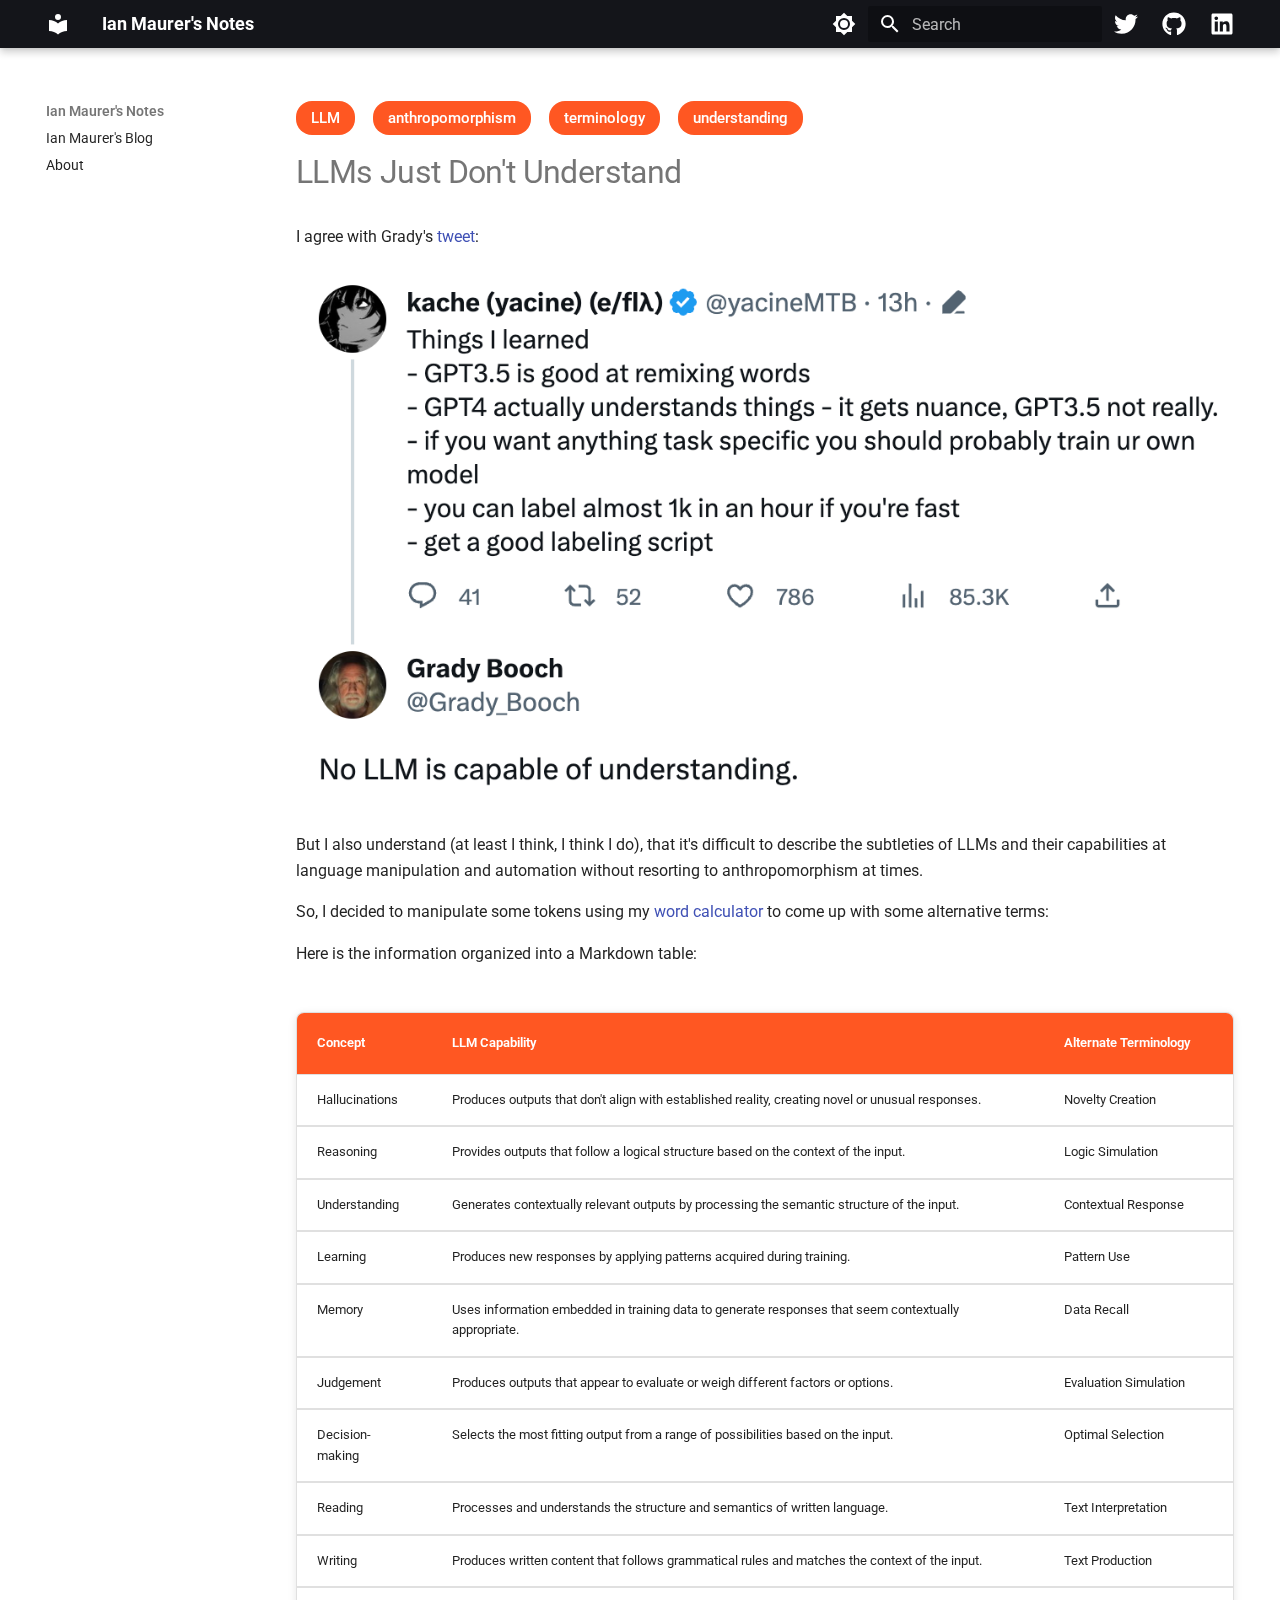
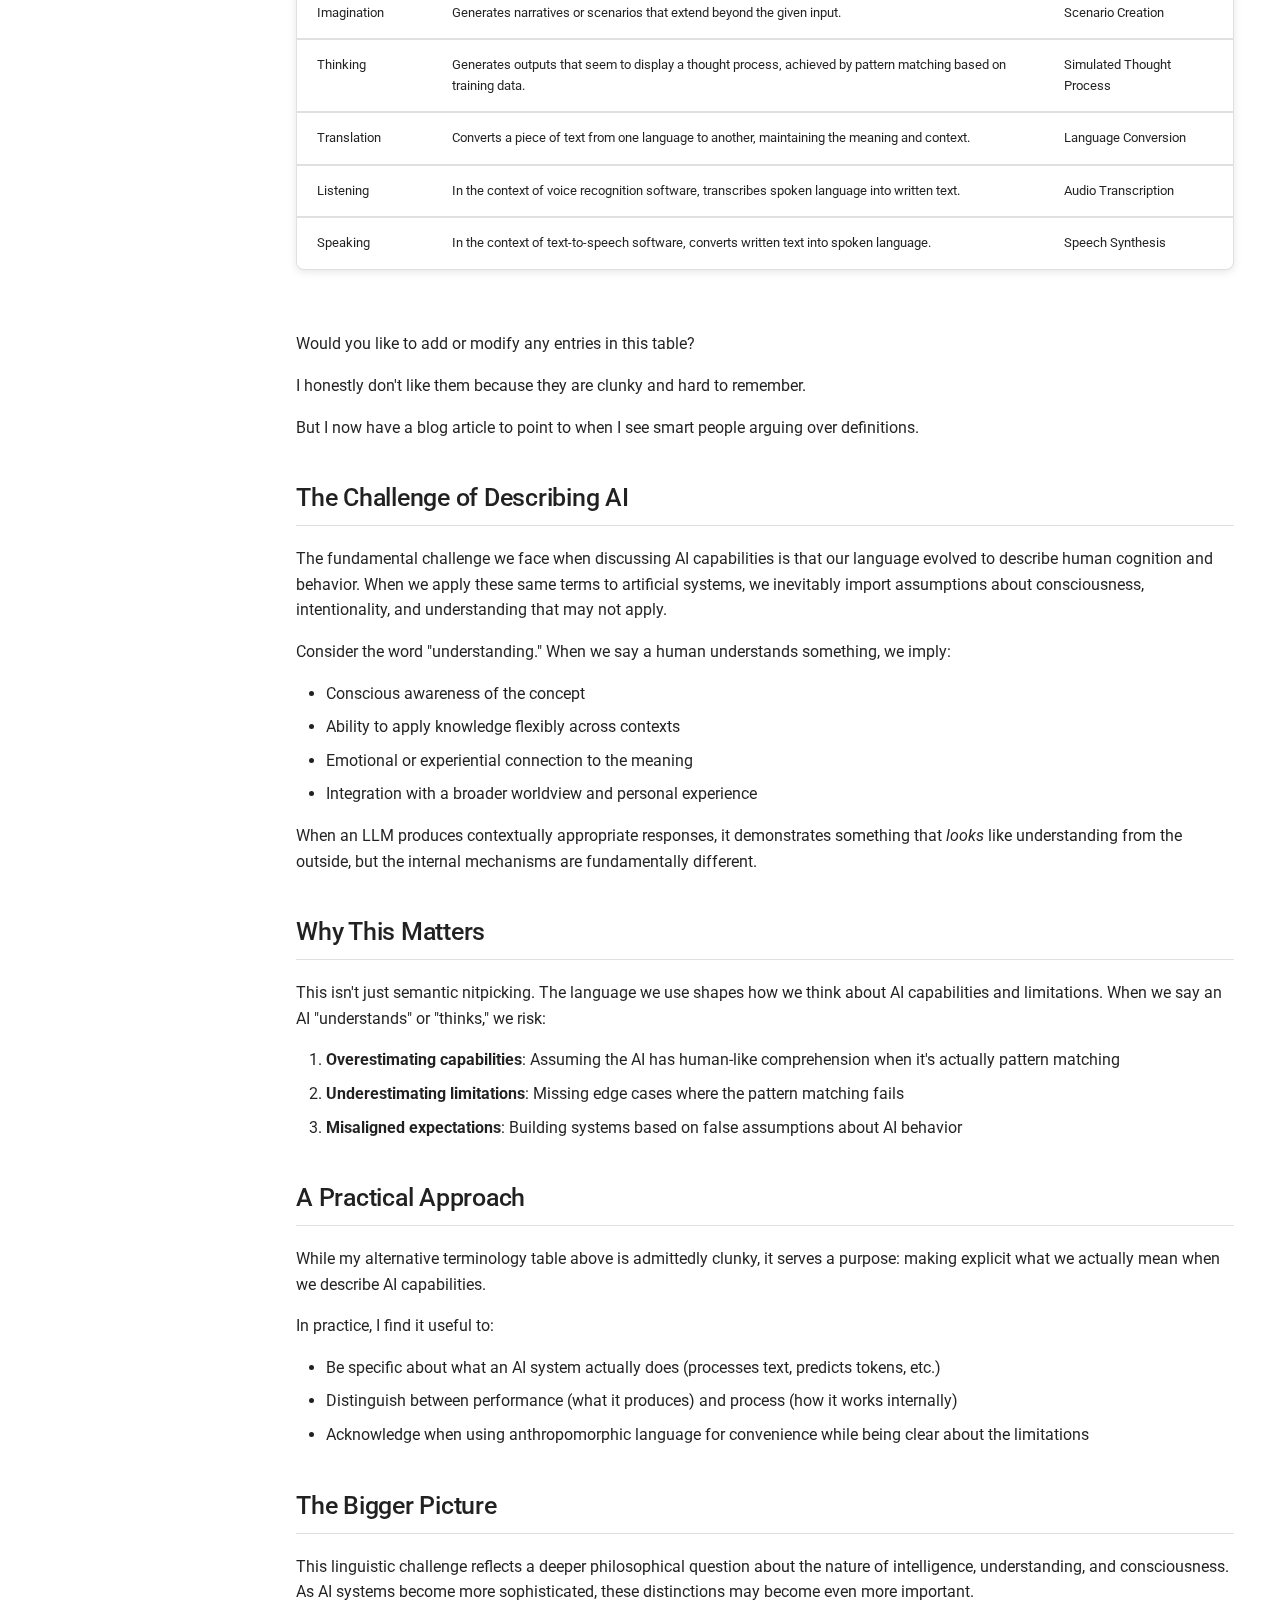
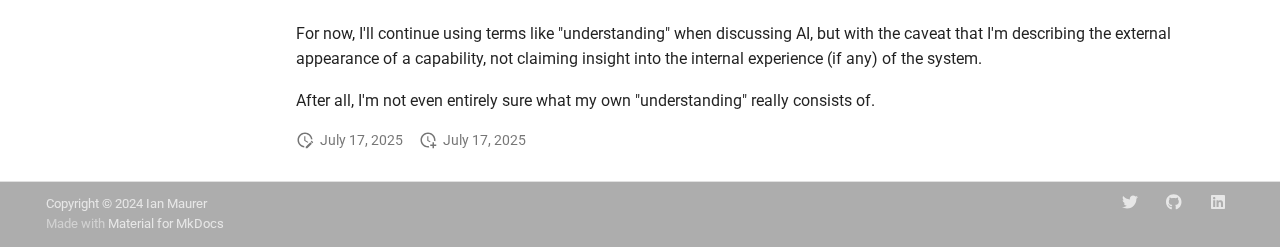
<file: blog/posts/2023-07-14-llms-just-dont-understand/index.html>
<!doctype html><html lang=en class=no-js> <head><meta charset=utf-8><meta name=viewport content="width=device-width,initial-scale=1"><meta name=description content="Exploring alternatives to anthropomorphic language when describing LLM capabilities."><meta name=author content="Ian Maurer"><link href=https://www.imaurer.com/blog/posts/2023-07-14-llms-just-dont-understand/ rel=canonical><link rel=alternate type=application/rss+xml title="RSS feed" href=../../../feed_rss_created.xml><link rel=alternate type=application/rss+xml title="RSS feed of updated content" href=../../../feed_rss_updated.xml><link rel=icon href=../../../assets/images/favicon.png><meta name=generator content="mkdocs-1.6.1, mkdocs-material-9.6.15"><title>LLMs Just Don't Understand - Ian Maurer's Notes</title><link rel=stylesheet href=../../../assets/stylesheets/main.342714a4.min.css><link rel=stylesheet href=../../../assets/stylesheets/palette.06af60db.min.css><link rel=preconnect href=https://fonts.gstatic.com crossorigin><link rel=stylesheet href="https://fonts.googleapis.com/css?family=Roboto:300,300i,400,400i,700,700i%7CRoboto+Mono:400,400i,700,700i&display=fallback"><style>:root{--md-text-font:"Roboto";--md-code-font:"Roboto Mono"}</style><link rel=stylesheet href=../../../stylesheets/extra.css><script>__md_scope=new URL("../../..",location),__md_hash=e=>[...e].reduce(((e,_)=>(e<<5)-e+_.charCodeAt(0)),0),__md_get=(e,_=localStorage,t=__md_scope)=>JSON.parse(_.getItem(t.pathname+"."+e)),__md_set=(e,_,t=localStorage,a=__md_scope)=>{try{t.setItem(a.pathname+"."+e,JSON.stringify(_))}catch(e){}}</script><meta property=og:type content=website><meta property=og:title content="LLMs Just Don't Understand - Ian Maurer's Notes"><meta property=og:description content="Exploring alternatives to anthropomorphic language when describing LLM capabilities."><meta property=og:image content=https://www.imaurer.com/assets/images/social/blog/posts/2023-07-14-llms-just-dont-understand.png><meta property=og:image:type content=image/png><meta property=og:image:width content=1200><meta property=og:image:height content=630><meta content=https://www.imaurer.com/blog/posts/2023-07-14-llms-just-dont-understand/ property=og:url><meta name=twitter:card content=summary_large_image><meta name=twitter:title content="LLMs Just Don't Understand - Ian Maurer's Notes"><meta name=twitter:description content="Exploring alternatives to anthropomorphic language when describing LLM capabilities."><meta name=twitter:image content=https://www.imaurer.com/assets/images/social/blog/posts/2023-07-14-llms-just-dont-understand.png> <link href="../../../assets/stylesheets/glightbox.min.css" rel="stylesheet"/><style>
    html.glightbox-open { overflow: initial; height: 100%; }
    .gslide-title { margin-top: 0px; user-select: text; }
    .gslide-desc { color: #666; user-select: text; }
    .gslide-image img { background: white; }
    .gscrollbar-fixer { padding-right: 15px; }
    .gdesc-inner { font-size: 0.75rem; }
    body[data-md-color-scheme="slate"] .gdesc-inner { background: var(--md-default-bg-color);}
    body[data-md-color-scheme="slate"] .gslide-title { color: var(--md-default-fg-color);}
    body[data-md-color-scheme="slate"] .gslide-desc { color: var(--md-default-fg-color);}</style> <script src="../../../assets/javascripts/glightbox.min.js"></script></head> <body dir=ltr data-md-color-scheme=default data-md-color-primary=black data-md-color-accent=deep-orange> <input class=md-toggle data-md-toggle=drawer type=checkbox id=__drawer autocomplete=off> <input class=md-toggle data-md-toggle=search type=checkbox id=__search autocomplete=off> <label class=md-overlay for=__drawer></label> <div data-md-component=skip> <a href=#llms-just-dont-understand class=md-skip> Skip to content </a> </div> <div data-md-component=announce> </div> <header class="md-header md-header--shadow" data-md-component=header> <nav class="md-header__inner md-grid" aria-label=Header> <a href=../../.. title="Ian Maurer's Notes" class="md-header__button md-logo" aria-label="Ian Maurer's Notes" data-md-component=logo> <svg xmlns=http://www.w3.org/2000/svg viewbox="0 0 24 24"><path d="M12 8a3 3 0 0 0 3-3 3 3 0 0 0-3-3 3 3 0 0 0-3 3 3 3 0 0 0 3 3m0 3.54C9.64 9.35 6.5 8 3 8v11c3.5 0 6.64 1.35 9 3.54 2.36-2.19 5.5-3.54 9-3.54V8c-3.5 0-6.64 1.35-9 3.54"/></svg> </a> <label class="md-header__button md-icon" for=__drawer> <svg xmlns=http://www.w3.org/2000/svg viewbox="0 0 24 24"><path d="M3 6h18v2H3zm0 5h18v2H3zm0 5h18v2H3z"/></svg> </label> <div class=md-header__title data-md-component=header-title> <div class=md-header__ellipsis> <div class=md-header__topic> <span class=md-ellipsis> Ian Maurer's Notes </span> </div> <div class=md-header__topic data-md-component=header-topic> <span class=md-ellipsis> LLMs Just Don't Understand </span> </div> </div> </div> <form class=md-header__option data-md-component=palette> <input class=md-option data-md-color-media data-md-color-scheme=default data-md-color-primary=black data-md-color-accent=deep-orange aria-label="Switch to dark mode" type=radio name=__palette id=__palette_0> <label class="md-header__button md-icon" title="Switch to dark mode" for=__palette_1 hidden> <svg xmlns=http://www.w3.org/2000/svg viewbox="0 0 24 24"><path d="M12 8a4 4 0 0 0-4 4 4 4 0 0 0 4 4 4 4 0 0 0 4-4 4 4 0 0 0-4-4m0 10a6 6 0 0 1-6-6 6 6 0 0 1 6-6 6 6 0 0 1 6 6 6 6 0 0 1-6 6m8-9.31V4h-4.69L12 .69 8.69 4H4v4.69L.69 12 4 15.31V20h4.69L12 23.31 15.31 20H20v-4.69L23.31 12z"/></svg> </label> <input class=md-option data-md-color-media data-md-color-scheme=slate data-md-color-primary=black data-md-color-accent=deep-orange aria-label="Switch to light mode" type=radio name=__palette id=__palette_1> <label class="md-header__button md-icon" title="Switch to light mode" for=__palette_0 hidden> <svg xmlns=http://www.w3.org/2000/svg viewbox="0 0 24 24"><path d="M12 18c-.89 0-1.74-.2-2.5-.55C11.56 16.5 13 14.42 13 12s-1.44-4.5-3.5-5.45C10.26 6.2 11.11 6 12 6a6 6 0 0 1 6 6 6 6 0 0 1-6 6m8-9.31V4h-4.69L12 .69 8.69 4H4v4.69L.69 12 4 15.31V20h4.69L12 23.31 15.31 20H20v-4.69L23.31 12z"/></svg> </label> </form> <script>var palette=__md_get("__palette");if(palette&&palette.color){if("(prefers-color-scheme)"===palette.color.media){var media=matchMedia("(prefers-color-scheme: light)"),input=document.querySelector(media.matches?"[data-md-color-media='(prefers-color-scheme: light)']":"[data-md-color-media='(prefers-color-scheme: dark)']");palette.color.media=input.getAttribute("data-md-color-media"),palette.color.scheme=input.getAttribute("data-md-color-scheme"),palette.color.primary=input.getAttribute("data-md-color-primary"),palette.color.accent=input.getAttribute("data-md-color-accent")}for(var[key,value]of Object.entries(palette.color))document.body.setAttribute("data-md-color-"+key,value)}</script> <label class="md-header__button md-icon" for=__search> <svg xmlns=http://www.w3.org/2000/svg viewbox="0 0 24 24"><path d="M9.5 3A6.5 6.5 0 0 1 16 9.5c0 1.61-.59 3.09-1.56 4.23l.27.27h.79l5 5-1.5 1.5-5-5v-.79l-.27-.27A6.52 6.52 0 0 1 9.5 16 6.5 6.5 0 0 1 3 9.5 6.5 6.5 0 0 1 9.5 3m0 2C7 5 5 7 5 9.5S7 14 9.5 14 14 12 14 9.5 12 5 9.5 5"/></svg> </label> <div class=md-search data-md-component=search role=dialog> <label class=md-search__overlay for=__search></label> <div class=md-search__inner role=search> <form class=md-search__form name=search> <input type=text class=md-search__input name=query aria-label=Search placeholder=Search autocapitalize=off autocorrect=off autocomplete=off spellcheck=false data-md-component=search-query required> <label class="md-search__icon md-icon" for=__search> <svg xmlns=http://www.w3.org/2000/svg viewbox="0 0 24 24"><path d="M9.5 3A6.5 6.5 0 0 1 16 9.5c0 1.61-.59 3.09-1.56 4.23l.27.27h.79l5 5-1.5 1.5-5-5v-.79l-.27-.27A6.52 6.52 0 0 1 9.5 16 6.5 6.5 0 0 1 3 9.5 6.5 6.5 0 0 1 9.5 3m0 2C7 5 5 7 5 9.5S7 14 9.5 14 14 12 14 9.5 12 5 9.5 5"/></svg> <svg xmlns=http://www.w3.org/2000/svg viewbox="0 0 24 24"><path d="M20 11v2H8l5.5 5.5-1.42 1.42L4.16 12l7.92-7.92L13.5 5.5 8 11z"/></svg> </label> <nav class=md-search__options aria-label=Search> <a href=javascript:void(0) class="md-search__icon md-icon" title=Share aria-label=Share data-clipboard data-clipboard-text data-md-component=search-share tabindex=-1> <svg xmlns=http://www.w3.org/2000/svg viewbox="0 0 24 24"><path d="M18 16.08c-.76 0-1.44.3-1.96.77L8.91 12.7c.05-.23.09-.46.09-.7s-.04-.47-.09-.7l7.05-4.11c.54.5 1.25.81 2.04.81a3 3 0 0 0 3-3 3 3 0 0 0-3-3 3 3 0 0 0-3 3c0 .24.04.47.09.7L8.04 9.81C7.5 9.31 6.79 9 6 9a3 3 0 0 0-3 3 3 3 0 0 0 3 3c.79 0 1.5-.31 2.04-.81l7.12 4.15c-.05.21-.08.43-.08.66 0 1.61 1.31 2.91 2.92 2.91s2.92-1.3 2.92-2.91A2.92 2.92 0 0 0 18 16.08"/></svg> </a> <button type=reset class="md-search__icon md-icon" title=Clear aria-label=Clear tabindex=-1> <svg xmlns=http://www.w3.org/2000/svg viewbox="0 0 24 24"><path d="M19 6.41 17.59 5 12 10.59 6.41 5 5 6.41 10.59 12 5 17.59 6.41 19 12 13.41 17.59 19 19 17.59 13.41 12z"/></svg> </button> </nav> <div class=md-search__suggest data-md-component=search-suggest></div> </form> <div class=md-search__output> <div class=md-search__scrollwrap tabindex=0 data-md-scrollfix> <div class=md-search-result data-md-component=search-result> <div class=md-search-result__meta> Initializing search </div> <ol class=md-search-result__list role=presentation></ol> </div> </div> </div> </div> </div> <a class="md-header__button md-icon" href=https://twitter.com/imaurer title=https://twitter.com/imaurer target=_blank rel=noopener> <svg xmlns=http://www.w3.org/2000/svg viewbox="0 0 512 512"><!-- Font Awesome Free 6.7.2 by @fontawesome - https://fontawesome.com License - https://fontawesome.com/license/free (Icons: CC BY 4.0, Fonts: SIL OFL 1.1, Code: MIT License) Copyright 2024 Fonticons, Inc.--><path d="M459.37 151.716c.325 4.548.325 9.097.325 13.645 0 138.72-105.583 298.558-298.558 298.558-59.452 0-114.68-17.219-161.137-47.106 8.447.974 16.568 1.299 25.34 1.299 49.055 0 94.213-16.568 130.274-44.832-46.132-.975-84.792-31.188-98.112-72.772 6.498.974 12.995 1.624 19.818 1.624 9.421 0 18.843-1.3 27.614-3.573-48.081-9.747-84.143-51.98-84.143-102.985v-1.299c13.969 7.797 30.214 12.67 47.431 13.319-28.264-18.843-46.781-51.005-46.781-87.391 0-19.492 5.197-37.36 14.294-52.954 51.655 63.675 129.3 105.258 216.365 109.807-1.624-7.797-2.599-15.918-2.599-24.04 0-57.828 46.782-104.934 104.934-104.934 30.213 0 57.502 12.67 76.67 33.137 23.715-4.548 46.456-13.32 66.599-25.34-7.798 24.366-24.366 44.833-46.132 57.827 21.117-2.273 41.584-8.122 60.426-16.243-14.292 20.791-32.161 39.308-52.628 54.253"/></svg> </a> <a class="md-header__button md-icon" href=https://github.com/imaurer title=https://github.com/imaurer target=_blank rel=noopener> <svg xmlns=http://www.w3.org/2000/svg viewbox="0 0 496 512"><!-- Font Awesome Free 6.7.2 by @fontawesome - https://fontawesome.com License - https://fontawesome.com/license/free (Icons: CC BY 4.0, Fonts: SIL OFL 1.1, Code: MIT License) Copyright 2024 Fonticons, Inc.--><path d="M165.9 397.4c0 2-2.3 3.6-5.2 3.6-3.3.3-5.6-1.3-5.6-3.6 0-2 2.3-3.6 5.2-3.6 3-.3 5.6 1.3 5.6 3.6m-31.1-4.5c-.7 2 1.3 4.3 4.3 4.9 2.6 1 5.6 0 6.2-2s-1.3-4.3-4.3-5.2c-2.6-.7-5.5.3-6.2 2.3m44.2-1.7c-2.9.7-4.9 2.6-4.6 4.9.3 2 2.9 3.3 5.9 2.6 2.9-.7 4.9-2.6 4.6-4.6-.3-1.9-3-3.2-5.9-2.9M244.8 8C106.1 8 0 113.3 0 252c0 110.9 69.8 205.8 169.5 239.2 12.8 2.3 17.3-5.6 17.3-12.1 0-6.2-.3-40.4-.3-61.4 0 0-70 15-84.7-29.8 0 0-11.4-29.1-27.8-36.6 0 0-22.9-15.7 1.6-15.4 0 0 24.9 2 38.6 25.8 21.9 38.6 58.6 27.5 72.9 20.9 2.3-16 8.8-27.1 16-33.7-55.9-6.2-112.3-14.3-112.3-110.5 0-27.5 7.6-41.3 23.6-58.9-2.6-6.5-11.1-33.3 2.6-67.9 20.9-6.5 69 27 69 27 20-5.6 41.5-8.5 62.8-8.5s42.8 2.9 62.8 8.5c0 0 48.1-33.6 69-27 13.7 34.7 5.2 61.4 2.6 67.9 16 17.7 25.8 31.5 25.8 58.9 0 96.5-58.9 104.2-114.8 110.5 9.2 7.9 17 22.9 17 46.4 0 33.7-.3 75.4-.3 83.6 0 6.5 4.6 14.4 17.3 12.1C428.2 457.8 496 362.9 496 252 496 113.3 383.5 8 244.8 8M97.2 352.9c-1.3 1-1 3.3.7 5.2 1.6 1.6 3.9 2.3 5.2 1 1.3-1 1-3.3-.7-5.2-1.6-1.6-3.9-2.3-5.2-1m-10.8-8.1c-.7 1.3.3 2.9 2.3 3.9 1.6 1 3.6.7 4.3-.7.7-1.3-.3-2.9-2.3-3.9-2-.6-3.6-.3-4.3.7m32.4 35.6c-1.6 1.3-1 4.3 1.3 6.2 2.3 2.3 5.2 2.6 6.5 1 1.3-1.3.7-4.3-1.3-6.2-2.2-2.3-5.2-2.6-6.5-1m-11.4-14.7c-1.6 1-1.6 3.6 0 5.9s4.3 3.3 5.6 2.3c1.6-1.3 1.6-3.9 0-6.2-1.4-2.3-4-3.3-5.6-2"/></svg> </a> <a class="md-header__button md-icon" href=https://www.linkedin.com/in/ianmaurer title=https://www.linkedin.com/in/ianmaurer target=_blank rel=noopener> <svg xmlns=http://www.w3.org/2000/svg viewbox="0 0 448 512"><!-- Font Awesome Free 6.7.2 by @fontawesome - https://fontawesome.com License - https://fontawesome.com/license/free (Icons: CC BY 4.0, Fonts: SIL OFL 1.1, Code: MIT License) Copyright 2024 Fonticons, Inc.--><path d="M416 32H31.9C14.3 32 0 46.5 0 64.3v383.4C0 465.5 14.3 480 31.9 480H416c17.6 0 32-14.5 32-32.3V64.3c0-17.8-14.4-32.3-32-32.3M135.4 416H69V202.2h66.5V416zm-33.2-243c-21.3 0-38.5-17.3-38.5-38.5S80.9 96 102.2 96c21.2 0 38.5 17.3 38.5 38.5 0 21.3-17.2 38.5-38.5 38.5m282.1 243h-66.4V312c0-24.8-.5-56.7-34.5-56.7-34.6 0-39.9 27-39.9 54.9V416h-66.4V202.2h63.7v29.2h.9c8.9-16.8 30.6-34.5 62.9-34.5 67.2 0 79.7 44.3 79.7 101.9z"/></svg> </a> </nav> </header> <div class=md-container data-md-component=container> <main class=md-main data-md-component=main> <div class="md-main__inner md-grid"> <div class="md-sidebar md-sidebar--primary" data-md-component=sidebar data-md-type=navigation> <div class=md-sidebar__scrollwrap> <div class=md-sidebar__inner> <nav class="md-nav md-nav--primary md-nav--integrated" aria-label=Navigation data-md-level=0> <label class=md-nav__title for=__drawer> <a href=../../.. title="Ian Maurer's Notes" class="md-nav__button md-logo" aria-label="Ian Maurer's Notes" data-md-component=logo> <svg xmlns=http://www.w3.org/2000/svg viewbox="0 0 24 24"><path d="M12 8a3 3 0 0 0 3-3 3 3 0 0 0-3-3 3 3 0 0 0-3 3 3 3 0 0 0 3 3m0 3.54C9.64 9.35 6.5 8 3 8v11c3.5 0 6.64 1.35 9 3.54 2.36-2.19 5.5-3.54 9-3.54V8c-3.5 0-6.64 1.35-9 3.54"/></svg> </a> Ian Maurer's Notes </label> <ul class=md-nav__list data-md-scrollfix> <li class=md-nav__item> <a href=../../.. class=md-nav__link> <span class=md-ellipsis> Ian Maurer's Blog </span> </a> </li> <li class=md-nav__item> <a href=../../../about/ class=md-nav__link> <span class=md-ellipsis> About </span> </a> </li> </ul> </nav> </div> </div> </div> <div class=md-content data-md-component=content> <article class="md-content__inner md-typeset"> <nav class=md-tags> <span class=md-tag>LLM</span> <span class=md-tag>anthropomorphism</span> <span class=md-tag>terminology</span> <span class=md-tag>understanding</span> </nav> <h1 id=llms-just-dont-understand>LLMs Just Don't Understand<a class=headerlink href=#llms-just-dont-understand title="Permanent link">¶</a></h1> <p>I agree with Grady's <a href=https://twitter.com/Grady_Booch/status/1679767930748432385>tweet</a>:</p> <p><a class=glightbox href=../../../images/yacine-grady.png data-type=image data-width=100% data-height=auto data-desc-position=bottom><img alt=yacine-grady.png src=../../../images/yacine-grady.png></a></p> <p>But I also understand (at least I think, I think I do), that it's difficult to describe the subtleties of LLMs and their capabilities at language manipulation and automation without resorting to anthropomorphism at times.</p> <p>So, I decided to manipulate some tokens using my <a href=https://simonwillison.net/2023/Apr/2/calculator-for-words/ >word calculator</a> to come up with some alternative terms:</p> <p>Here is the information organized into a Markdown table:</p> <table> <thead> <tr> <th>Concept</th> <th>LLM Capability</th> <th>Alternate Terminology</th> </tr> </thead> <tbody> <tr> <td>Hallucinations</td> <td>Produces outputs that don't align with established reality, creating novel or unusual responses.</td> <td>Novelty Creation</td> </tr> <tr> <td>Reasoning</td> <td>Provides outputs that follow a logical structure based on the context of the input.</td> <td>Logic Simulation</td> </tr> <tr> <td>Understanding</td> <td>Generates contextually relevant outputs by processing the semantic structure of the input.</td> <td>Contextual Response</td> </tr> <tr> <td>Learning</td> <td>Produces new responses by applying patterns acquired during training.</td> <td>Pattern Use</td> </tr> <tr> <td>Memory</td> <td>Uses information embedded in training data to generate responses that seem contextually appropriate.</td> <td>Data Recall</td> </tr> <tr> <td>Judgement</td> <td>Produces outputs that appear to evaluate or weigh different factors or options.</td> <td>Evaluation Simulation</td> </tr> <tr> <td>Decision-making</td> <td>Selects the most fitting output from a range of possibilities based on the input.</td> <td>Optimal Selection</td> </tr> <tr> <td>Reading</td> <td>Processes and understands the structure and semantics of written language.</td> <td>Text Interpretation</td> </tr> <tr> <td>Writing</td> <td>Produces written content that follows grammatical rules and matches the context of the input.</td> <td>Text Production</td> </tr> <tr> <td>Imagination</td> <td>Generates narratives or scenarios that extend beyond the given input.</td> <td>Scenario Creation</td> </tr> <tr> <td>Thinking</td> <td>Generates outputs that seem to display a thought process, achieved by pattern matching based on training data.</td> <td>Simulated Thought Process</td> </tr> <tr> <td>Translation</td> <td>Converts a piece of text from one language to another, maintaining the meaning and context.</td> <td>Language Conversion</td> </tr> <tr> <td>Listening</td> <td>In the context of voice recognition software, transcribes spoken language into written text.</td> <td>Audio Transcription</td> </tr> <tr> <td>Speaking</td> <td>In the context of text-to-speech software, converts written text into spoken language.</td> <td>Speech Synthesis</td> </tr> </tbody> </table> <p>Would you like to add or modify any entries in this table?</p> <p>I honestly don't like them because they are clunky and hard to remember.</p> <p>But I now have a blog article to point to when I see smart people arguing over definitions.</p> <h2 id=the-challenge-of-describing-ai>The Challenge of Describing AI<a class=headerlink href=#the-challenge-of-describing-ai title="Permanent link">¶</a></h2> <p>The fundamental challenge we face when discussing AI capabilities is that our language evolved to describe human cognition and behavior. When we apply these same terms to artificial systems, we inevitably import assumptions about consciousness, intentionality, and understanding that may not apply.</p> <p>Consider the word "understanding." When we say a human understands something, we imply:</p> <ul> <li>Conscious awareness of the concept</li> <li>Ability to apply knowledge flexibly across contexts</li> <li>Emotional or experiential connection to the meaning</li> <li>Integration with a broader worldview and personal experience</li> </ul> <p>When an LLM produces contextually appropriate responses, it demonstrates something that <em>looks</em> like understanding from the outside, but the internal mechanisms are fundamentally different.</p> <h2 id=why-this-matters>Why This Matters<a class=headerlink href=#why-this-matters title="Permanent link">¶</a></h2> <p>This isn't just semantic nitpicking. The language we use shapes how we think about AI capabilities and limitations. When we say an AI "understands" or "thinks," we risk:</p> <ol> <li><strong>Overestimating capabilities</strong>: Assuming the AI has human-like comprehension when it's actually pattern matching</li> <li><strong>Underestimating limitations</strong>: Missing edge cases where the pattern matching fails</li> <li><strong>Misaligned expectations</strong>: Building systems based on false assumptions about AI behavior</li> </ol> <h2 id=a-practical-approach>A Practical Approach<a class=headerlink href=#a-practical-approach title="Permanent link">¶</a></h2> <p>While my alternative terminology table above is admittedly clunky, it serves a purpose: making explicit what we actually mean when we describe AI capabilities.</p> <p>In practice, I find it useful to:</p> <ul> <li>Be specific about what an AI system actually does (processes text, predicts tokens, etc.)</li> <li>Distinguish between performance (what it produces) and process (how it works internally)</li> <li>Acknowledge when using anthropomorphic language for convenience while being clear about the limitations</li> </ul> <h2 id=the-bigger-picture>The Bigger Picture<a class=headerlink href=#the-bigger-picture title="Permanent link">¶</a></h2> <p>This linguistic challenge reflects a deeper philosophical question about the nature of intelligence, understanding, and consciousness. As AI systems become more sophisticated, these distinctions may become even more important.</p> <p>For now, I'll continue using terms like "understanding" when discussing AI, but with the caveat that I'm describing the external appearance of a capability, not claiming insight into the internal experience (if any) of the system.</p> <p>After all, I'm not even entirely sure what my own "understanding" really consists of.</p> <aside class=md-source-file> <span class=md-source-file__fact> <span class=md-icon title="Last update"> <svg xmlns=http://www.w3.org/2000/svg viewbox="0 0 24 24"><path d="M21 13.1c-.1 0-.3.1-.4.2l-1 1 2.1 2.1 1-1c.2-.2.2-.6 0-.8l-1.3-1.3c-.1-.1-.2-.2-.4-.2m-1.9 1.8-6.1 6V23h2.1l6.1-6.1zM12.5 7v5.2l4 2.4-1 1L11 13V7zM11 21.9c-5.1-.5-9-4.8-9-9.9C2 6.5 6.5 2 12 2c5.3 0 9.6 4.1 10 9.3-.3-.1-.6-.2-1-.2s-.7.1-1 .2C19.6 7.2 16.2 4 12 4c-4.4 0-8 3.6-8 8 0 4.1 3.1 7.5 7.1 7.9l-.1.2z"/></svg> </span> <span class="git-revision-date-localized-plugin git-revision-date-localized-plugin-date" title="July 17, 2025 21:20:45 UTC">July 17, 2025</span> </span> <span class=md-source-file__fact> <span class=md-icon title=Created> <svg xmlns=http://www.w3.org/2000/svg viewbox="0 0 24 24"><path d="M14.47 15.08 11 13V7h1.5v5.25l3.08 1.83c-.41.28-.79.62-1.11 1m-1.39 4.84c-.36.05-.71.08-1.08.08-4.42 0-8-3.58-8-8s3.58-8 8-8 8 3.58 8 8c0 .37-.03.72-.08 1.08.69.1 1.33.32 1.92.64.1-.56.16-1.13.16-1.72 0-5.5-4.5-10-10-10S2 6.5 2 12s4.47 10 10 10c.59 0 1.16-.06 1.72-.16-.32-.59-.54-1.23-.64-1.92M18 15v3h-3v2h3v3h2v-3h3v-2h-3v-3z"/></svg> </span> <span class="git-revision-date-localized-plugin git-revision-date-localized-plugin-date" title="July 17, 2025 21:20:45 UTC">July 17, 2025</span> </span> </aside> </article> </div> <script>var target=document.getElementById(location.hash.slice(1));target&&target.name&&(target.checked=target.name.startsWith("__tabbed_"))</script> </div> <button type=button class="md-top md-icon" data-md-component=top hidden> <svg xmlns=http://www.w3.org/2000/svg viewbox="0 0 24 24"><path d="M13 20h-2V8l-5.5 5.5-1.42-1.42L12 4.16l7.92 7.92-1.42 1.42L13 8z"/></svg> Back to top </button> </main> <footer class=md-footer> <div class="md-footer-meta md-typeset"> <div class="md-footer-meta__inner md-grid"> <div class=md-copyright> <div class=md-copyright__highlight> Copyright &copy; 2024 Ian Maurer </div> Made with <a href=https://squidfunk.github.io/mkdocs-material/ target=_blank rel=noopener> Material for MkDocs </a> </div> <div class=md-social> <a href=https://twitter.com/imaurer target=_blank rel=noopener title=twitter.com class=md-social__link> <svg xmlns=http://www.w3.org/2000/svg viewbox="0 0 512 512"><!-- Font Awesome Free 6.7.2 by @fontawesome - https://fontawesome.com License - https://fontawesome.com/license/free (Icons: CC BY 4.0, Fonts: SIL OFL 1.1, Code: MIT License) Copyright 2024 Fonticons, Inc.--><path d="M459.37 151.716c.325 4.548.325 9.097.325 13.645 0 138.72-105.583 298.558-298.558 298.558-59.452 0-114.68-17.219-161.137-47.106 8.447.974 16.568 1.299 25.34 1.299 49.055 0 94.213-16.568 130.274-44.832-46.132-.975-84.792-31.188-98.112-72.772 6.498.974 12.995 1.624 19.818 1.624 9.421 0 18.843-1.3 27.614-3.573-48.081-9.747-84.143-51.98-84.143-102.985v-1.299c13.969 7.797 30.214 12.67 47.431 13.319-28.264-18.843-46.781-51.005-46.781-87.391 0-19.492 5.197-37.36 14.294-52.954 51.655 63.675 129.3 105.258 216.365 109.807-1.624-7.797-2.599-15.918-2.599-24.04 0-57.828 46.782-104.934 104.934-104.934 30.213 0 57.502 12.67 76.67 33.137 23.715-4.548 46.456-13.32 66.599-25.34-7.798 24.366-24.366 44.833-46.132 57.827 21.117-2.273 41.584-8.122 60.426-16.243-14.292 20.791-32.161 39.308-52.628 54.253"/></svg> </a> <a href=https://github.com/imaurer target=_blank rel=noopener title=github.com class=md-social__link> <svg xmlns=http://www.w3.org/2000/svg viewbox="0 0 496 512"><!-- Font Awesome Free 6.7.2 by @fontawesome - https://fontawesome.com License - https://fontawesome.com/license/free (Icons: CC BY 4.0, Fonts: SIL OFL 1.1, Code: MIT License) Copyright 2024 Fonticons, Inc.--><path d="M165.9 397.4c0 2-2.3 3.6-5.2 3.6-3.3.3-5.6-1.3-5.6-3.6 0-2 2.3-3.6 5.2-3.6 3-.3 5.6 1.3 5.6 3.6m-31.1-4.5c-.7 2 1.3 4.3 4.3 4.9 2.6 1 5.6 0 6.2-2s-1.3-4.3-4.3-5.2c-2.6-.7-5.5.3-6.2 2.3m44.2-1.7c-2.9.7-4.9 2.6-4.6 4.9.3 2 2.9 3.3 5.9 2.6 2.9-.7 4.9-2.6 4.6-4.6-.3-1.9-3-3.2-5.9-2.9M244.8 8C106.1 8 0 113.3 0 252c0 110.9 69.8 205.8 169.5 239.2 12.8 2.3 17.3-5.6 17.3-12.1 0-6.2-.3-40.4-.3-61.4 0 0-70 15-84.7-29.8 0 0-11.4-29.1-27.8-36.6 0 0-22.9-15.7 1.6-15.4 0 0 24.9 2 38.6 25.8 21.9 38.6 58.6 27.5 72.9 20.9 2.3-16 8.8-27.1 16-33.7-55.9-6.2-112.3-14.3-112.3-110.5 0-27.5 7.6-41.3 23.6-58.9-2.6-6.5-11.1-33.3 2.6-67.9 20.9-6.5 69 27 69 27 20-5.6 41.5-8.5 62.8-8.5s42.8 2.9 62.8 8.5c0 0 48.1-33.6 69-27 13.7 34.7 5.2 61.4 2.6 67.9 16 17.7 25.8 31.5 25.8 58.9 0 96.5-58.9 104.2-114.8 110.5 9.2 7.9 17 22.9 17 46.4 0 33.7-.3 75.4-.3 83.6 0 6.5 4.6 14.4 17.3 12.1C428.2 457.8 496 362.9 496 252 496 113.3 383.5 8 244.8 8M97.2 352.9c-1.3 1-1 3.3.7 5.2 1.6 1.6 3.9 2.3 5.2 1 1.3-1 1-3.3-.7-5.2-1.6-1.6-3.9-2.3-5.2-1m-10.8-8.1c-.7 1.3.3 2.9 2.3 3.9 1.6 1 3.6.7 4.3-.7.7-1.3-.3-2.9-2.3-3.9-2-.6-3.6-.3-4.3.7m32.4 35.6c-1.6 1.3-1 4.3 1.3 6.2 2.3 2.3 5.2 2.6 6.5 1 1.3-1.3.7-4.3-1.3-6.2-2.2-2.3-5.2-2.6-6.5-1m-11.4-14.7c-1.6 1-1.6 3.6 0 5.9s4.3 3.3 5.6 2.3c1.6-1.3 1.6-3.9 0-6.2-1.4-2.3-4-3.3-5.6-2"/></svg> </a> <a href=https://www.linkedin.com/in/ianmaurer target=_blank rel=noopener title=www.linkedin.com class=md-social__link> <svg xmlns=http://www.w3.org/2000/svg viewbox="0 0 448 512"><!-- Font Awesome Free 6.7.2 by @fontawesome - https://fontawesome.com License - https://fontawesome.com/license/free (Icons: CC BY 4.0, Fonts: SIL OFL 1.1, Code: MIT License) Copyright 2024 Fonticons, Inc.--><path d="M416 32H31.9C14.3 32 0 46.5 0 64.3v383.4C0 465.5 14.3 480 31.9 480H416c17.6 0 32-14.5 32-32.3V64.3c0-17.8-14.4-32.3-32-32.3M135.4 416H69V202.2h66.5V416zm-33.2-243c-21.3 0-38.5-17.3-38.5-38.5S80.9 96 102.2 96c21.2 0 38.5 17.3 38.5 38.5 0 21.3-17.2 38.5-38.5 38.5m282.1 243h-66.4V312c0-24.8-.5-56.7-34.5-56.7-34.6 0-39.9 27-39.9 54.9V416h-66.4V202.2h63.7v29.2h.9c8.9-16.8 30.6-34.5 62.9-34.5 67.2 0 79.7 44.3 79.7 101.9z"/></svg> </a> </div> </div> </div> </footer> </div> <div class=md-dialog data-md-component=dialog> <div class="md-dialog__inner md-typeset"></div> </div> <div class=md-progress data-md-component=progress role=progressbar></div> <script id=__config type=application/json>{"base": "../../..", "features": ["content.code.copy", "content.code.select", "navigation.instant", "navigation.instant.prefetch", "navigation.instant.progress", "navigation.top", "navigation.tracking", "search.highlight", "search.share", "search.suggest", "toc.integrate"], "search": "../../../assets/javascripts/workers/search.d50fe291.min.js", "tags": null, "translations": {"clipboard.copied": "Copied to clipboard", "clipboard.copy": "Copy to clipboard", "search.result.more.one": "1 more on this page", "search.result.more.other": "# more on this page", "search.result.none": "No matching documents", "search.result.one": "1 matching document", "search.result.other": "# matching documents", "search.result.placeholder": "Type to start searching", "search.result.term.missing": "Missing", "select.version": "Select version"}, "version": null}</script> <script src=../../../assets/javascripts/bundle.56ea9cef.min.js></script> <script id="init-glightbox">const lightbox = GLightbox({"touchNavigation": true, "loop": false, "zoomable": true, "draggable": true, "openEffect": "zoom", "closeEffect": "zoom", "slideEffect": "slide"});
document$.subscribe(() => { lightbox.reload() });
</script></body> </html>
</file>
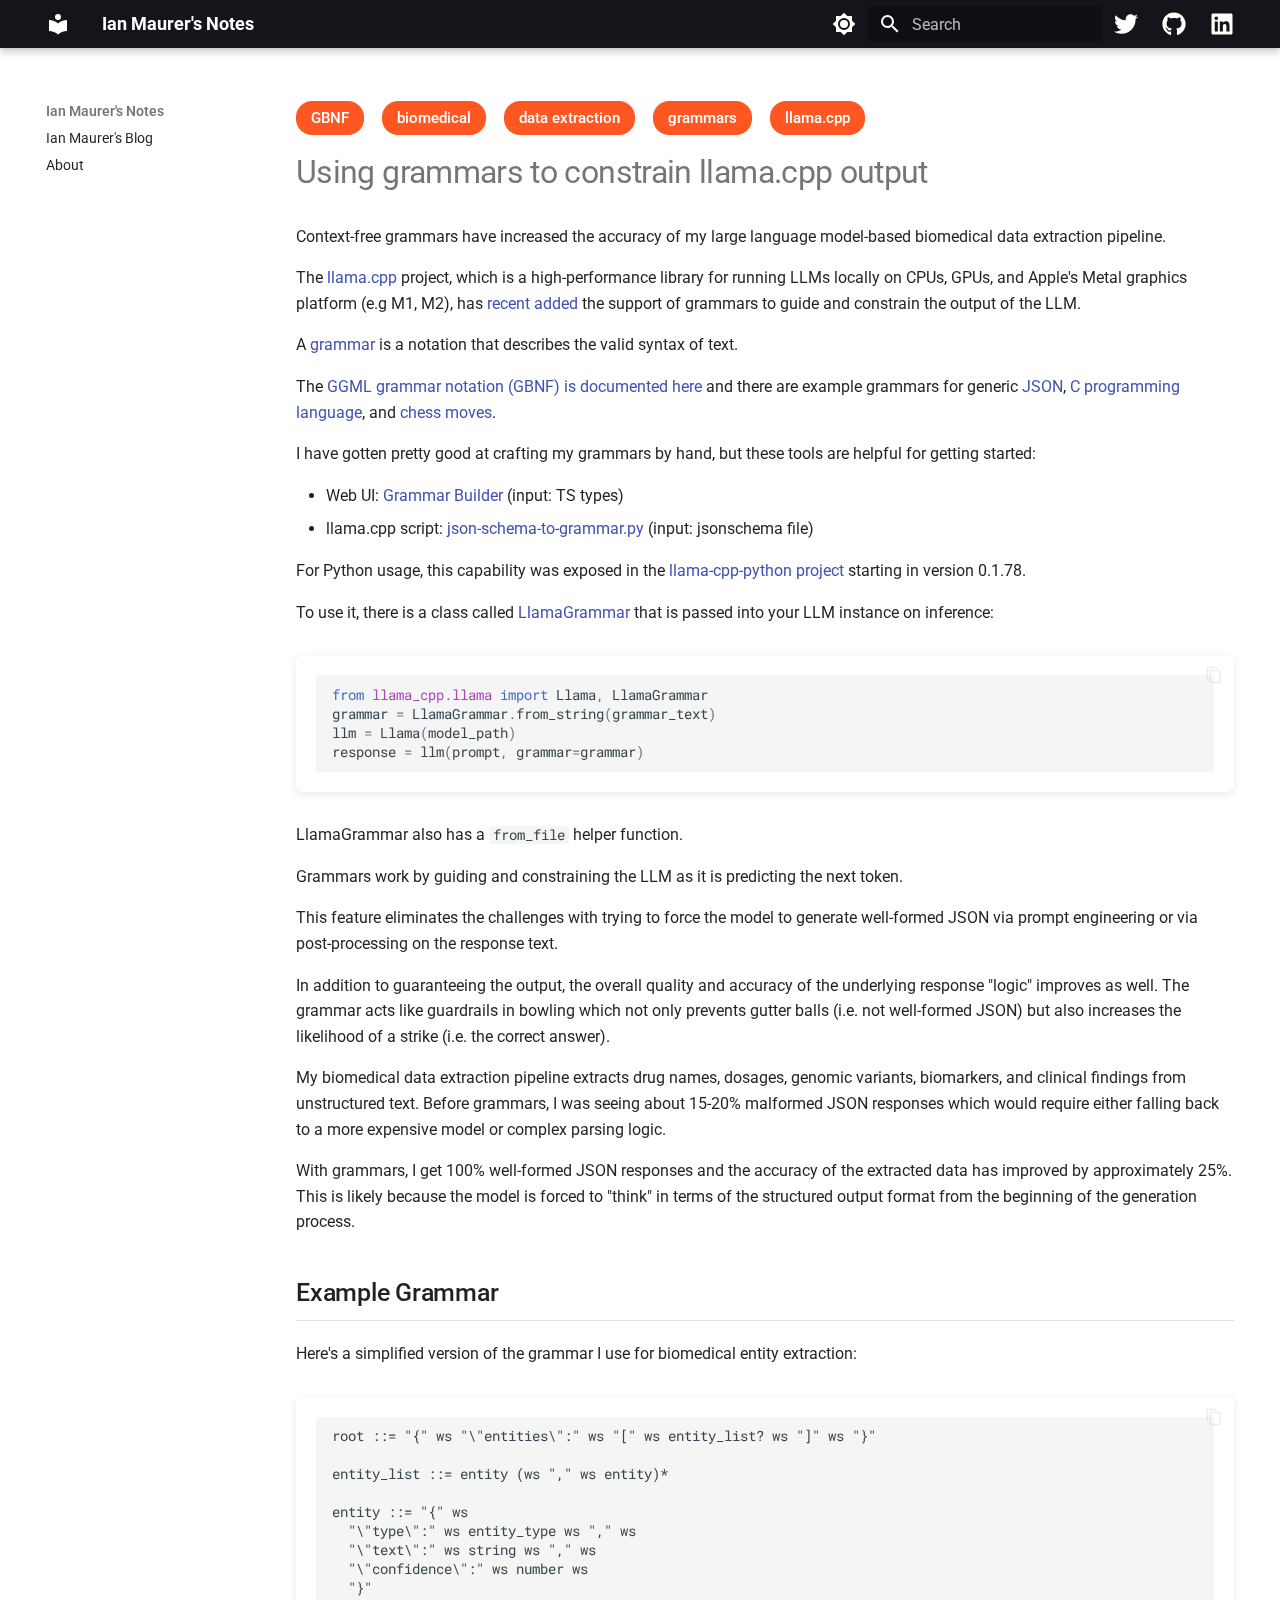
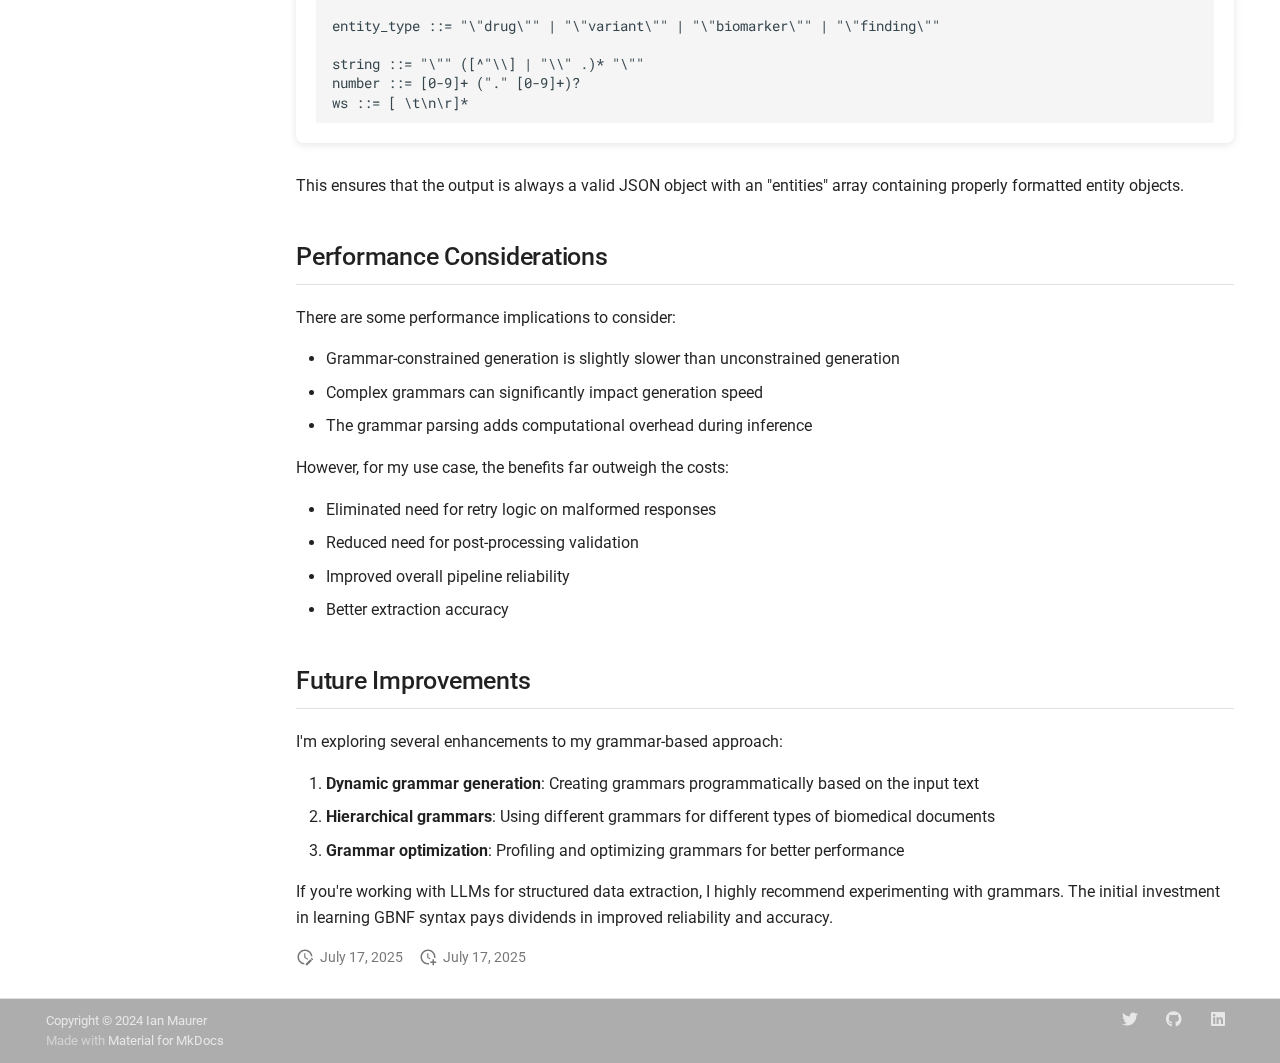
<file: blog/posts/2023-09-06-llama-cpp-grammars/index.html>
<!doctype html><html lang=en class=no-js> <head><meta charset=utf-8><meta name=viewport content="width=device-width,initial-scale=1"><meta name=description content="How context-free grammars improve accuracy in LLM-based biomedical data extraction pipelines."><meta name=author content="Ian Maurer"><link href=https://www.imaurer.com/blog/posts/2023-09-06-llama-cpp-grammars/ rel=canonical><link rel=alternate type=application/rss+xml title="RSS feed" href=../../../feed_rss_created.xml><link rel=alternate type=application/rss+xml title="RSS feed of updated content" href=../../../feed_rss_updated.xml><link rel=icon href=../../../assets/images/favicon.png><meta name=generator content="mkdocs-1.6.1, mkdocs-material-9.6.15"><title>Using grammars to constrain llama.cpp output - Ian Maurer's Notes</title><link rel=stylesheet href=../../../assets/stylesheets/main.342714a4.min.css><link rel=stylesheet href=../../../assets/stylesheets/palette.06af60db.min.css><link rel=preconnect href=https://fonts.gstatic.com crossorigin><link rel=stylesheet href="https://fonts.googleapis.com/css?family=Roboto:300,300i,400,400i,700,700i%7CRoboto+Mono:400,400i,700,700i&display=fallback"><style>:root{--md-text-font:"Roboto";--md-code-font:"Roboto Mono"}</style><link rel=stylesheet href=../../../stylesheets/extra.css><script>__md_scope=new URL("../../..",location),__md_hash=e=>[...e].reduce(((e,_)=>(e<<5)-e+_.charCodeAt(0)),0),__md_get=(e,_=localStorage,t=__md_scope)=>JSON.parse(_.getItem(t.pathname+"."+e)),__md_set=(e,_,t=localStorage,a=__md_scope)=>{try{t.setItem(a.pathname+"."+e,JSON.stringify(_))}catch(e){}}</script><meta property=og:type content=website><meta property=og:title content="Using grammars to constrain llama.cpp output - Ian Maurer's Notes"><meta property=og:description content="How context-free grammars improve accuracy in LLM-based biomedical data extraction pipelines."><meta property=og:image content=https://www.imaurer.com/assets/images/social/blog/posts/2023-09-06-llama-cpp-grammars.png><meta property=og:image:type content=image/png><meta property=og:image:width content=1200><meta property=og:image:height content=630><meta content=https://www.imaurer.com/blog/posts/2023-09-06-llama-cpp-grammars/ property=og:url><meta name=twitter:card content=summary_large_image><meta name=twitter:title content="Using grammars to constrain llama.cpp output - Ian Maurer's Notes"><meta name=twitter:description content="How context-free grammars improve accuracy in LLM-based biomedical data extraction pipelines."><meta name=twitter:image content=https://www.imaurer.com/assets/images/social/blog/posts/2023-09-06-llama-cpp-grammars.png> <link href="../../../assets/stylesheets/glightbox.min.css" rel="stylesheet"/><style>
    html.glightbox-open { overflow: initial; height: 100%; }
    .gslide-title { margin-top: 0px; user-select: text; }
    .gslide-desc { color: #666; user-select: text; }
    .gslide-image img { background: white; }
    .gscrollbar-fixer { padding-right: 15px; }
    .gdesc-inner { font-size: 0.75rem; }
    body[data-md-color-scheme="slate"] .gdesc-inner { background: var(--md-default-bg-color);}
    body[data-md-color-scheme="slate"] .gslide-title { color: var(--md-default-fg-color);}
    body[data-md-color-scheme="slate"] .gslide-desc { color: var(--md-default-fg-color);}</style> <script src="../../../assets/javascripts/glightbox.min.js"></script></head> <body dir=ltr data-md-color-scheme=default data-md-color-primary=black data-md-color-accent=deep-orange> <input class=md-toggle data-md-toggle=drawer type=checkbox id=__drawer autocomplete=off> <input class=md-toggle data-md-toggle=search type=checkbox id=__search autocomplete=off> <label class=md-overlay for=__drawer></label> <div data-md-component=skip> <a href=#using-grammars-to-constrain-llamacpp-output class=md-skip> Skip to content </a> </div> <div data-md-component=announce> </div> <header class="md-header md-header--shadow" data-md-component=header> <nav class="md-header__inner md-grid" aria-label=Header> <a href=../../.. title="Ian Maurer's Notes" class="md-header__button md-logo" aria-label="Ian Maurer's Notes" data-md-component=logo> <svg xmlns=http://www.w3.org/2000/svg viewbox="0 0 24 24"><path d="M12 8a3 3 0 0 0 3-3 3 3 0 0 0-3-3 3 3 0 0 0-3 3 3 3 0 0 0 3 3m0 3.54C9.64 9.35 6.5 8 3 8v11c3.5 0 6.64 1.35 9 3.54 2.36-2.19 5.5-3.54 9-3.54V8c-3.5 0-6.64 1.35-9 3.54"/></svg> </a> <label class="md-header__button md-icon" for=__drawer> <svg xmlns=http://www.w3.org/2000/svg viewbox="0 0 24 24"><path d="M3 6h18v2H3zm0 5h18v2H3zm0 5h18v2H3z"/></svg> </label> <div class=md-header__title data-md-component=header-title> <div class=md-header__ellipsis> <div class=md-header__topic> <span class=md-ellipsis> Ian Maurer's Notes </span> </div> <div class=md-header__topic data-md-component=header-topic> <span class=md-ellipsis> Using grammars to constrain llama.cpp output </span> </div> </div> </div> <form class=md-header__option data-md-component=palette> <input class=md-option data-md-color-media data-md-color-scheme=default data-md-color-primary=black data-md-color-accent=deep-orange aria-label="Switch to dark mode" type=radio name=__palette id=__palette_0> <label class="md-header__button md-icon" title="Switch to dark mode" for=__palette_1 hidden> <svg xmlns=http://www.w3.org/2000/svg viewbox="0 0 24 24"><path d="M12 8a4 4 0 0 0-4 4 4 4 0 0 0 4 4 4 4 0 0 0 4-4 4 4 0 0 0-4-4m0 10a6 6 0 0 1-6-6 6 6 0 0 1 6-6 6 6 0 0 1 6 6 6 6 0 0 1-6 6m8-9.31V4h-4.69L12 .69 8.69 4H4v4.69L.69 12 4 15.31V20h4.69L12 23.31 15.31 20H20v-4.69L23.31 12z"/></svg> </label> <input class=md-option data-md-color-media data-md-color-scheme=slate data-md-color-primary=black data-md-color-accent=deep-orange aria-label="Switch to light mode" type=radio name=__palette id=__palette_1> <label class="md-header__button md-icon" title="Switch to light mode" for=__palette_0 hidden> <svg xmlns=http://www.w3.org/2000/svg viewbox="0 0 24 24"><path d="M12 18c-.89 0-1.74-.2-2.5-.55C11.56 16.5 13 14.42 13 12s-1.44-4.5-3.5-5.45C10.26 6.2 11.11 6 12 6a6 6 0 0 1 6 6 6 6 0 0 1-6 6m8-9.31V4h-4.69L12 .69 8.69 4H4v4.69L.69 12 4 15.31V20h4.69L12 23.31 15.31 20H20v-4.69L23.31 12z"/></svg> </label> </form> <script>var palette=__md_get("__palette");if(palette&&palette.color){if("(prefers-color-scheme)"===palette.color.media){var media=matchMedia("(prefers-color-scheme: light)"),input=document.querySelector(media.matches?"[data-md-color-media='(prefers-color-scheme: light)']":"[data-md-color-media='(prefers-color-scheme: dark)']");palette.color.media=input.getAttribute("data-md-color-media"),palette.color.scheme=input.getAttribute("data-md-color-scheme"),palette.color.primary=input.getAttribute("data-md-color-primary"),palette.color.accent=input.getAttribute("data-md-color-accent")}for(var[key,value]of Object.entries(palette.color))document.body.setAttribute("data-md-color-"+key,value)}</script> <label class="md-header__button md-icon" for=__search> <svg xmlns=http://www.w3.org/2000/svg viewbox="0 0 24 24"><path d="M9.5 3A6.5 6.5 0 0 1 16 9.5c0 1.61-.59 3.09-1.56 4.23l.27.27h.79l5 5-1.5 1.5-5-5v-.79l-.27-.27A6.52 6.52 0 0 1 9.5 16 6.5 6.5 0 0 1 3 9.5 6.5 6.5 0 0 1 9.5 3m0 2C7 5 5 7 5 9.5S7 14 9.5 14 14 12 14 9.5 12 5 9.5 5"/></svg> </label> <div class=md-search data-md-component=search role=dialog> <label class=md-search__overlay for=__search></label> <div class=md-search__inner role=search> <form class=md-search__form name=search> <input type=text class=md-search__input name=query aria-label=Search placeholder=Search autocapitalize=off autocorrect=off autocomplete=off spellcheck=false data-md-component=search-query required> <label class="md-search__icon md-icon" for=__search> <svg xmlns=http://www.w3.org/2000/svg viewbox="0 0 24 24"><path d="M9.5 3A6.5 6.5 0 0 1 16 9.5c0 1.61-.59 3.09-1.56 4.23l.27.27h.79l5 5-1.5 1.5-5-5v-.79l-.27-.27A6.52 6.52 0 0 1 9.5 16 6.5 6.5 0 0 1 3 9.5 6.5 6.5 0 0 1 9.5 3m0 2C7 5 5 7 5 9.5S7 14 9.5 14 14 12 14 9.5 12 5 9.5 5"/></svg> <svg xmlns=http://www.w3.org/2000/svg viewbox="0 0 24 24"><path d="M20 11v2H8l5.5 5.5-1.42 1.42L4.16 12l7.92-7.92L13.5 5.5 8 11z"/></svg> </label> <nav class=md-search__options aria-label=Search> <a href=javascript:void(0) class="md-search__icon md-icon" title=Share aria-label=Share data-clipboard data-clipboard-text data-md-component=search-share tabindex=-1> <svg xmlns=http://www.w3.org/2000/svg viewbox="0 0 24 24"><path d="M18 16.08c-.76 0-1.44.3-1.96.77L8.91 12.7c.05-.23.09-.46.09-.7s-.04-.47-.09-.7l7.05-4.11c.54.5 1.25.81 2.04.81a3 3 0 0 0 3-3 3 3 0 0 0-3-3 3 3 0 0 0-3 3c0 .24.04.47.09.7L8.04 9.81C7.5 9.31 6.79 9 6 9a3 3 0 0 0-3 3 3 3 0 0 0 3 3c.79 0 1.5-.31 2.04-.81l7.12 4.15c-.05.21-.08.43-.08.66 0 1.61 1.31 2.91 2.92 2.91s2.92-1.3 2.92-2.91A2.92 2.92 0 0 0 18 16.08"/></svg> </a> <button type=reset class="md-search__icon md-icon" title=Clear aria-label=Clear tabindex=-1> <svg xmlns=http://www.w3.org/2000/svg viewbox="0 0 24 24"><path d="M19 6.41 17.59 5 12 10.59 6.41 5 5 6.41 10.59 12 5 17.59 6.41 19 12 13.41 17.59 19 19 17.59 13.41 12z"/></svg> </button> </nav> <div class=md-search__suggest data-md-component=search-suggest></div> </form> <div class=md-search__output> <div class=md-search__scrollwrap tabindex=0 data-md-scrollfix> <div class=md-search-result data-md-component=search-result> <div class=md-search-result__meta> Initializing search </div> <ol class=md-search-result__list role=presentation></ol> </div> </div> </div> </div> </div> <a class="md-header__button md-icon" href=https://twitter.com/imaurer title=https://twitter.com/imaurer target=_blank rel=noopener> <svg xmlns=http://www.w3.org/2000/svg viewbox="0 0 512 512"><!-- Font Awesome Free 6.7.2 by @fontawesome - https://fontawesome.com License - https://fontawesome.com/license/free (Icons: CC BY 4.0, Fonts: SIL OFL 1.1, Code: MIT License) Copyright 2024 Fonticons, Inc.--><path d="M459.37 151.716c.325 4.548.325 9.097.325 13.645 0 138.72-105.583 298.558-298.558 298.558-59.452 0-114.68-17.219-161.137-47.106 8.447.974 16.568 1.299 25.34 1.299 49.055 0 94.213-16.568 130.274-44.832-46.132-.975-84.792-31.188-98.112-72.772 6.498.974 12.995 1.624 19.818 1.624 9.421 0 18.843-1.3 27.614-3.573-48.081-9.747-84.143-51.98-84.143-102.985v-1.299c13.969 7.797 30.214 12.67 47.431 13.319-28.264-18.843-46.781-51.005-46.781-87.391 0-19.492 5.197-37.36 14.294-52.954 51.655 63.675 129.3 105.258 216.365 109.807-1.624-7.797-2.599-15.918-2.599-24.04 0-57.828 46.782-104.934 104.934-104.934 30.213 0 57.502 12.67 76.67 33.137 23.715-4.548 46.456-13.32 66.599-25.34-7.798 24.366-24.366 44.833-46.132 57.827 21.117-2.273 41.584-8.122 60.426-16.243-14.292 20.791-32.161 39.308-52.628 54.253"/></svg> </a> <a class="md-header__button md-icon" href=https://github.com/imaurer title=https://github.com/imaurer target=_blank rel=noopener> <svg xmlns=http://www.w3.org/2000/svg viewbox="0 0 496 512"><!-- Font Awesome Free 6.7.2 by @fontawesome - https://fontawesome.com License - https://fontawesome.com/license/free (Icons: CC BY 4.0, Fonts: SIL OFL 1.1, Code: MIT License) Copyright 2024 Fonticons, Inc.--><path d="M165.9 397.4c0 2-2.3 3.6-5.2 3.6-3.3.3-5.6-1.3-5.6-3.6 0-2 2.3-3.6 5.2-3.6 3-.3 5.6 1.3 5.6 3.6m-31.1-4.5c-.7 2 1.3 4.3 4.3 4.9 2.6 1 5.6 0 6.2-2s-1.3-4.3-4.3-5.2c-2.6-.7-5.5.3-6.2 2.3m44.2-1.7c-2.9.7-4.9 2.6-4.6 4.9.3 2 2.9 3.3 5.9 2.6 2.9-.7 4.9-2.6 4.6-4.6-.3-1.9-3-3.2-5.9-2.9M244.8 8C106.1 8 0 113.3 0 252c0 110.9 69.8 205.8 169.5 239.2 12.8 2.3 17.3-5.6 17.3-12.1 0-6.2-.3-40.4-.3-61.4 0 0-70 15-84.7-29.8 0 0-11.4-29.1-27.8-36.6 0 0-22.9-15.7 1.6-15.4 0 0 24.9 2 38.6 25.8 21.9 38.6 58.6 27.5 72.9 20.9 2.3-16 8.8-27.1 16-33.7-55.9-6.2-112.3-14.3-112.3-110.5 0-27.5 7.6-41.3 23.6-58.9-2.6-6.5-11.1-33.3 2.6-67.9 20.9-6.5 69 27 69 27 20-5.6 41.5-8.5 62.8-8.5s42.8 2.9 62.8 8.5c0 0 48.1-33.6 69-27 13.7 34.7 5.2 61.4 2.6 67.9 16 17.7 25.8 31.5 25.8 58.9 0 96.5-58.9 104.2-114.8 110.5 9.2 7.9 17 22.9 17 46.4 0 33.7-.3 75.4-.3 83.6 0 6.5 4.6 14.4 17.3 12.1C428.2 457.8 496 362.9 496 252 496 113.3 383.5 8 244.8 8M97.2 352.9c-1.3 1-1 3.3.7 5.2 1.6 1.6 3.9 2.3 5.2 1 1.3-1 1-3.3-.7-5.2-1.6-1.6-3.9-2.3-5.2-1m-10.8-8.1c-.7 1.3.3 2.9 2.3 3.9 1.6 1 3.6.7 4.3-.7.7-1.3-.3-2.9-2.3-3.9-2-.6-3.6-.3-4.3.7m32.4 35.6c-1.6 1.3-1 4.3 1.3 6.2 2.3 2.3 5.2 2.6 6.5 1 1.3-1.3.7-4.3-1.3-6.2-2.2-2.3-5.2-2.6-6.5-1m-11.4-14.7c-1.6 1-1.6 3.6 0 5.9s4.3 3.3 5.6 2.3c1.6-1.3 1.6-3.9 0-6.2-1.4-2.3-4-3.3-5.6-2"/></svg> </a> <a class="md-header__button md-icon" href=https://www.linkedin.com/in/ianmaurer title=https://www.linkedin.com/in/ianmaurer target=_blank rel=noopener> <svg xmlns=http://www.w3.org/2000/svg viewbox="0 0 448 512"><!-- Font Awesome Free 6.7.2 by @fontawesome - https://fontawesome.com License - https://fontawesome.com/license/free (Icons: CC BY 4.0, Fonts: SIL OFL 1.1, Code: MIT License) Copyright 2024 Fonticons, Inc.--><path d="M416 32H31.9C14.3 32 0 46.5 0 64.3v383.4C0 465.5 14.3 480 31.9 480H416c17.6 0 32-14.5 32-32.3V64.3c0-17.8-14.4-32.3-32-32.3M135.4 416H69V202.2h66.5V416zm-33.2-243c-21.3 0-38.5-17.3-38.5-38.5S80.9 96 102.2 96c21.2 0 38.5 17.3 38.5 38.5 0 21.3-17.2 38.5-38.5 38.5m282.1 243h-66.4V312c0-24.8-.5-56.7-34.5-56.7-34.6 0-39.9 27-39.9 54.9V416h-66.4V202.2h63.7v29.2h.9c8.9-16.8 30.6-34.5 62.9-34.5 67.2 0 79.7 44.3 79.7 101.9z"/></svg> </a> </nav> </header> <div class=md-container data-md-component=container> <main class=md-main data-md-component=main> <div class="md-main__inner md-grid"> <div class="md-sidebar md-sidebar--primary" data-md-component=sidebar data-md-type=navigation> <div class=md-sidebar__scrollwrap> <div class=md-sidebar__inner> <nav class="md-nav md-nav--primary md-nav--integrated" aria-label=Navigation data-md-level=0> <label class=md-nav__title for=__drawer> <a href=../../.. title="Ian Maurer's Notes" class="md-nav__button md-logo" aria-label="Ian Maurer's Notes" data-md-component=logo> <svg xmlns=http://www.w3.org/2000/svg viewbox="0 0 24 24"><path d="M12 8a3 3 0 0 0 3-3 3 3 0 0 0-3-3 3 3 0 0 0-3 3 3 3 0 0 0 3 3m0 3.54C9.64 9.35 6.5 8 3 8v11c3.5 0 6.64 1.35 9 3.54 2.36-2.19 5.5-3.54 9-3.54V8c-3.5 0-6.64 1.35-9 3.54"/></svg> </a> Ian Maurer's Notes </label> <ul class=md-nav__list data-md-scrollfix> <li class=md-nav__item> <a href=../../.. class=md-nav__link> <span class=md-ellipsis> Ian Maurer's Blog </span> </a> </li> <li class=md-nav__item> <a href=../../../about/ class=md-nav__link> <span class=md-ellipsis> About </span> </a> </li> </ul> </nav> </div> </div> </div> <div class=md-content data-md-component=content> <article class="md-content__inner md-typeset"> <nav class=md-tags> <span class=md-tag>GBNF</span> <span class=md-tag>biomedical</span> <span class=md-tag>data extraction</span> <span class=md-tag>grammars</span> <span class=md-tag>llama.cpp</span> </nav> <h1 id=using-grammars-to-constrain-llamacpp-output>Using grammars to constrain llama.cpp output<a class=headerlink href=#using-grammars-to-constrain-llamacpp-output title="Permanent link">¶</a></h1> <p>Context-free grammars have increased the accuracy of my large language model-based biomedical data extraction pipeline.</p> <p>The <a href=https://github.com/ggerganov/llama.cpp>llama.cpp</a> project, which is a high-performance library for running LLMs locally on CPUs, GPUs, and Apple's Metal graphics platform (e.g M1, M2), has <a href=https://github.com/ggerganov/llama.cpp/pull/1773>recent added</a> the support of grammars to guide and constrain the output of the LLM.</p> <p>A <a href=https://en.wikipedia.org/wiki/Context-free_grammar>grammar</a> is a notation that describes the valid syntax of text.</p> <p>The <a href=https://github.com/ggerganov/llama.cpp/tree/master/grammars>GGML grammar notation (GBNF) is documented here</a> and there are example grammars for generic <a href="https://www.notion.so/JSON-genration-with-llama-cpp-python-a5c2c3cdf4ed4dfdbc3b03ce08f38c20?pvs=21">JSON</a>, <a href=https://github.com/ggerganov/llama.cpp/blob/master/grammars/c.gbnf>C programming language</a>, and <a href=https://github.com/ggerganov/llama.cpp/blob/master/grammars/chess.gbnf>chess moves</a>.</p> <p>I have gotten pretty good at crafting my grammars by hand, but these tools are helpful for getting started:</p> <ul> <li>Web UI: <a href=https://grammar.intrinsiclabs.ai/ >Grammar Builder</a> (input: TS types)</li> <li>llama.cpp script: <a href=https://github.com/ggerganov/llama.cpp/blob/master/examples/json-schema-to-grammar.py>json-schema-to-grammar.py</a> (input: jsonschema file)</li> </ul> <p>For Python usage, this capability was exposed in the <a href=https://github.com/abetlen/llama-cpp-python>llama-cpp-python project</a> starting in version 0.1.78.</p> <p>To use it, there is a class called <a href=https://github.com/abetlen/llama-cpp-python/blob/main/llama_cpp/llama_grammar.py#L40C14-L40C14>LlamaGrammar</a> that is passed into your LLM instance on inference:</p> <div class="language-python highlight"><pre><span></span><code><span id=__span-0-1><a id=__codelineno-0-1 name=__codelineno-0-1 href=#__codelineno-0-1></a><span class=kn>from</span><span class=w> </span><span class=nn>llama_cpp.llama</span><span class=w> </span><span class=kn>import</span> <span class=n>Llama</span><span class=p>,</span> <span class=n>LlamaGrammar</span>
</span><span id=__span-0-2><a id=__codelineno-0-2 name=__codelineno-0-2 href=#__codelineno-0-2></a><span class=n>grammar</span> <span class=o>=</span> <span class=n>LlamaGrammar</span><span class=o>.</span><span class=n>from_string</span><span class=p>(</span><span class=n>grammar_text</span><span class=p>)</span>
</span><span id=__span-0-3><a id=__codelineno-0-3 name=__codelineno-0-3 href=#__codelineno-0-3></a><span class=n>llm</span> <span class=o>=</span> <span class=n>Llama</span><span class=p>(</span><span class=n>model_path</span><span class=p>)</span>
</span><span id=__span-0-4><a id=__codelineno-0-4 name=__codelineno-0-4 href=#__codelineno-0-4></a><span class=n>response</span> <span class=o>=</span> <span class=n>llm</span><span class=p>(</span><span class=n>prompt</span><span class=p>,</span> <span class=n>grammar</span><span class=o>=</span><span class=n>grammar</span><span class=p>)</span>
</span></code></pre></div> <p>LlamaGrammar also has a <code>from_file</code> helper function.</p> <p>Grammars work by guiding and constraining the LLM as it is predicting the next token.</p> <p>This feature eliminates the challenges with trying to force the model to generate well-formed JSON via prompt engineering or via post-processing on the response text.</p> <p>In addition to guaranteeing the output, the overall quality and accuracy of the underlying response "logic" improves as well. The grammar acts like guardrails in bowling which not only prevents gutter balls (i.e. not well-formed JSON) but also increases the likelihood of a strike (i.e. the correct answer).</p> <p>My biomedical data extraction pipeline extracts drug names, dosages, genomic variants, biomarkers, and clinical findings from unstructured text. Before grammars, I was seeing about 15-20% malformed JSON responses which would require either falling back to a more expensive model or complex parsing logic.</p> <p>With grammars, I get 100% well-formed JSON responses and the accuracy of the extracted data has improved by approximately 25%. This is likely because the model is forced to "think" in terms of the structured output format from the beginning of the generation process.</p> <h2 id=example-grammar>Example Grammar<a class=headerlink href=#example-grammar title="Permanent link">¶</a></h2> <p>Here's a simplified version of the grammar I use for biomedical entity extraction:</p> <div class="language-text highlight"><pre><span></span><code><span id=__span-1-1><a id=__codelineno-1-1 name=__codelineno-1-1 href=#__codelineno-1-1></a>root ::= &quot;{&quot; ws &quot;\&quot;entities\&quot;:&quot; ws &quot;[&quot; ws entity_list? ws &quot;]&quot; ws &quot;}&quot;
</span><span id=__span-1-2><a id=__codelineno-1-2 name=__codelineno-1-2 href=#__codelineno-1-2></a>
</span><span id=__span-1-3><a id=__codelineno-1-3 name=__codelineno-1-3 href=#__codelineno-1-3></a>entity_list ::= entity (ws &quot;,&quot; ws entity)*
</span><span id=__span-1-4><a id=__codelineno-1-4 name=__codelineno-1-4 href=#__codelineno-1-4></a>
</span><span id=__span-1-5><a id=__codelineno-1-5 name=__codelineno-1-5 href=#__codelineno-1-5></a>entity ::= &quot;{&quot; ws
</span><span id=__span-1-6><a id=__codelineno-1-6 name=__codelineno-1-6 href=#__codelineno-1-6></a>  &quot;\&quot;type\&quot;:&quot; ws entity_type ws &quot;,&quot; ws
</span><span id=__span-1-7><a id=__codelineno-1-7 name=__codelineno-1-7 href=#__codelineno-1-7></a>  &quot;\&quot;text\&quot;:&quot; ws string ws &quot;,&quot; ws
</span><span id=__span-1-8><a id=__codelineno-1-8 name=__codelineno-1-8 href=#__codelineno-1-8></a>  &quot;\&quot;confidence\&quot;:&quot; ws number ws
</span><span id=__span-1-9><a id=__codelineno-1-9 name=__codelineno-1-9 href=#__codelineno-1-9></a>  &quot;}&quot;
</span><span id=__span-1-10><a id=__codelineno-1-10 name=__codelineno-1-10 href=#__codelineno-1-10></a>
</span><span id=__span-1-11><a id=__codelineno-1-11 name=__codelineno-1-11 href=#__codelineno-1-11></a>entity_type ::= &quot;\&quot;drug\&quot;&quot; | &quot;\&quot;variant\&quot;&quot; | &quot;\&quot;biomarker\&quot;&quot; | &quot;\&quot;finding\&quot;&quot;
</span><span id=__span-1-12><a id=__codelineno-1-12 name=__codelineno-1-12 href=#__codelineno-1-12></a>
</span><span id=__span-1-13><a id=__codelineno-1-13 name=__codelineno-1-13 href=#__codelineno-1-13></a>string ::= &quot;\&quot;&quot; ([^&quot;\\] | &quot;\\&quot; .)* &quot;\&quot;&quot;
</span><span id=__span-1-14><a id=__codelineno-1-14 name=__codelineno-1-14 href=#__codelineno-1-14></a>number ::= [0-9]+ (&quot;.&quot; [0-9]+)?
</span><span id=__span-1-15><a id=__codelineno-1-15 name=__codelineno-1-15 href=#__codelineno-1-15></a>ws ::= [ \t\n\r]*
</span></code></pre></div> <p>This ensures that the output is always a valid JSON object with an "entities" array containing properly formatted entity objects.</p> <h2 id=performance-considerations>Performance Considerations<a class=headerlink href=#performance-considerations title="Permanent link">¶</a></h2> <p>There are some performance implications to consider:</p> <ul> <li>Grammar-constrained generation is slightly slower than unconstrained generation</li> <li>Complex grammars can significantly impact generation speed</li> <li>The grammar parsing adds computational overhead during inference</li> </ul> <p>However, for my use case, the benefits far outweigh the costs:</p> <ul> <li>Eliminated need for retry logic on malformed responses</li> <li>Reduced need for post-processing validation</li> <li>Improved overall pipeline reliability</li> <li>Better extraction accuracy</li> </ul> <h2 id=future-improvements>Future Improvements<a class=headerlink href=#future-improvements title="Permanent link">¶</a></h2> <p>I'm exploring several enhancements to my grammar-based approach:</p> <ol> <li><strong>Dynamic grammar generation</strong>: Creating grammars programmatically based on the input text</li> <li><strong>Hierarchical grammars</strong>: Using different grammars for different types of biomedical documents</li> <li><strong>Grammar optimization</strong>: Profiling and optimizing grammars for better performance</li> </ol> <p>If you're working with LLMs for structured data extraction, I highly recommend experimenting with grammars. The initial investment in learning GBNF syntax pays dividends in improved reliability and accuracy.</p> <aside class=md-source-file> <span class=md-source-file__fact> <span class=md-icon title="Last update"> <svg xmlns=http://www.w3.org/2000/svg viewbox="0 0 24 24"><path d="M21 13.1c-.1 0-.3.1-.4.2l-1 1 2.1 2.1 1-1c.2-.2.2-.6 0-.8l-1.3-1.3c-.1-.1-.2-.2-.4-.2m-1.9 1.8-6.1 6V23h2.1l6.1-6.1zM12.5 7v5.2l4 2.4-1 1L11 13V7zM11 21.9c-5.1-.5-9-4.8-9-9.9C2 6.5 6.5 2 12 2c5.3 0 9.6 4.1 10 9.3-.3-.1-.6-.2-1-.2s-.7.1-1 .2C19.6 7.2 16.2 4 12 4c-4.4 0-8 3.6-8 8 0 4.1 3.1 7.5 7.1 7.9l-.1.2z"/></svg> </span> <span class="git-revision-date-localized-plugin git-revision-date-localized-plugin-date" title="July 17, 2025 21:20:45 UTC">July 17, 2025</span> </span> <span class=md-source-file__fact> <span class=md-icon title=Created> <svg xmlns=http://www.w3.org/2000/svg viewbox="0 0 24 24"><path d="M14.47 15.08 11 13V7h1.5v5.25l3.08 1.83c-.41.28-.79.62-1.11 1m-1.39 4.84c-.36.05-.71.08-1.08.08-4.42 0-8-3.58-8-8s3.58-8 8-8 8 3.58 8 8c0 .37-.03.72-.08 1.08.69.1 1.33.32 1.92.64.1-.56.16-1.13.16-1.72 0-5.5-4.5-10-10-10S2 6.5 2 12s4.47 10 10 10c.59 0 1.16-.06 1.72-.16-.32-.59-.54-1.23-.64-1.92M18 15v3h-3v2h3v3h2v-3h3v-2h-3v-3z"/></svg> </span> <span class="git-revision-date-localized-plugin git-revision-date-localized-plugin-date" title="July 17, 2025 21:20:45 UTC">July 17, 2025</span> </span> </aside> </article> </div> <script>var target=document.getElementById(location.hash.slice(1));target&&target.name&&(target.checked=target.name.startsWith("__tabbed_"))</script> </div> <button type=button class="md-top md-icon" data-md-component=top hidden> <svg xmlns=http://www.w3.org/2000/svg viewbox="0 0 24 24"><path d="M13 20h-2V8l-5.5 5.5-1.42-1.42L12 4.16l7.92 7.92-1.42 1.42L13 8z"/></svg> Back to top </button> </main> <footer class=md-footer> <div class="md-footer-meta md-typeset"> <div class="md-footer-meta__inner md-grid"> <div class=md-copyright> <div class=md-copyright__highlight> Copyright &copy; 2024 Ian Maurer </div> Made with <a href=https://squidfunk.github.io/mkdocs-material/ target=_blank rel=noopener> Material for MkDocs </a> </div> <div class=md-social> <a href=https://twitter.com/imaurer target=_blank rel=noopener title=twitter.com class=md-social__link> <svg xmlns=http://www.w3.org/2000/svg viewbox="0 0 512 512"><!-- Font Awesome Free 6.7.2 by @fontawesome - https://fontawesome.com License - https://fontawesome.com/license/free (Icons: CC BY 4.0, Fonts: SIL OFL 1.1, Code: MIT License) Copyright 2024 Fonticons, Inc.--><path d="M459.37 151.716c.325 4.548.325 9.097.325 13.645 0 138.72-105.583 298.558-298.558 298.558-59.452 0-114.68-17.219-161.137-47.106 8.447.974 16.568 1.299 25.34 1.299 49.055 0 94.213-16.568 130.274-44.832-46.132-.975-84.792-31.188-98.112-72.772 6.498.974 12.995 1.624 19.818 1.624 9.421 0 18.843-1.3 27.614-3.573-48.081-9.747-84.143-51.98-84.143-102.985v-1.299c13.969 7.797 30.214 12.67 47.431 13.319-28.264-18.843-46.781-51.005-46.781-87.391 0-19.492 5.197-37.36 14.294-52.954 51.655 63.675 129.3 105.258 216.365 109.807-1.624-7.797-2.599-15.918-2.599-24.04 0-57.828 46.782-104.934 104.934-104.934 30.213 0 57.502 12.67 76.67 33.137 23.715-4.548 46.456-13.32 66.599-25.34-7.798 24.366-24.366 44.833-46.132 57.827 21.117-2.273 41.584-8.122 60.426-16.243-14.292 20.791-32.161 39.308-52.628 54.253"/></svg> </a> <a href=https://github.com/imaurer target=_blank rel=noopener title=github.com class=md-social__link> <svg xmlns=http://www.w3.org/2000/svg viewbox="0 0 496 512"><!-- Font Awesome Free 6.7.2 by @fontawesome - https://fontawesome.com License - https://fontawesome.com/license/free (Icons: CC BY 4.0, Fonts: SIL OFL 1.1, Code: MIT License) Copyright 2024 Fonticons, Inc.--><path d="M165.9 397.4c0 2-2.3 3.6-5.2 3.6-3.3.3-5.6-1.3-5.6-3.6 0-2 2.3-3.6 5.2-3.6 3-.3 5.6 1.3 5.6 3.6m-31.1-4.5c-.7 2 1.3 4.3 4.3 4.9 2.6 1 5.6 0 6.2-2s-1.3-4.3-4.3-5.2c-2.6-.7-5.5.3-6.2 2.3m44.2-1.7c-2.9.7-4.9 2.6-4.6 4.9.3 2 2.9 3.3 5.9 2.6 2.9-.7 4.9-2.6 4.6-4.6-.3-1.9-3-3.2-5.9-2.9M244.8 8C106.1 8 0 113.3 0 252c0 110.9 69.8 205.8 169.5 239.2 12.8 2.3 17.3-5.6 17.3-12.1 0-6.2-.3-40.4-.3-61.4 0 0-70 15-84.7-29.8 0 0-11.4-29.1-27.8-36.6 0 0-22.9-15.7 1.6-15.4 0 0 24.9 2 38.6 25.8 21.9 38.6 58.6 27.5 72.9 20.9 2.3-16 8.8-27.1 16-33.7-55.9-6.2-112.3-14.3-112.3-110.5 0-27.5 7.6-41.3 23.6-58.9-2.6-6.5-11.1-33.3 2.6-67.9 20.9-6.5 69 27 69 27 20-5.6 41.5-8.5 62.8-8.5s42.8 2.9 62.8 8.5c0 0 48.1-33.6 69-27 13.7 34.7 5.2 61.4 2.6 67.9 16 17.7 25.8 31.5 25.8 58.9 0 96.5-58.9 104.2-114.8 110.5 9.2 7.9 17 22.9 17 46.4 0 33.7-.3 75.4-.3 83.6 0 6.5 4.6 14.4 17.3 12.1C428.2 457.8 496 362.9 496 252 496 113.3 383.5 8 244.8 8M97.2 352.9c-1.3 1-1 3.3.7 5.2 1.6 1.6 3.9 2.3 5.2 1 1.3-1 1-3.3-.7-5.2-1.6-1.6-3.9-2.3-5.2-1m-10.8-8.1c-.7 1.3.3 2.9 2.3 3.9 1.6 1 3.6.7 4.3-.7.7-1.3-.3-2.9-2.3-3.9-2-.6-3.6-.3-4.3.7m32.4 35.6c-1.6 1.3-1 4.3 1.3 6.2 2.3 2.3 5.2 2.6 6.5 1 1.3-1.3.7-4.3-1.3-6.2-2.2-2.3-5.2-2.6-6.5-1m-11.4-14.7c-1.6 1-1.6 3.6 0 5.9s4.3 3.3 5.6 2.3c1.6-1.3 1.6-3.9 0-6.2-1.4-2.3-4-3.3-5.6-2"/></svg> </a> <a href=https://www.linkedin.com/in/ianmaurer target=_blank rel=noopener title=www.linkedin.com class=md-social__link> <svg xmlns=http://www.w3.org/2000/svg viewbox="0 0 448 512"><!-- Font Awesome Free 6.7.2 by @fontawesome - https://fontawesome.com License - https://fontawesome.com/license/free (Icons: CC BY 4.0, Fonts: SIL OFL 1.1, Code: MIT License) Copyright 2024 Fonticons, Inc.--><path d="M416 32H31.9C14.3 32 0 46.5 0 64.3v383.4C0 465.5 14.3 480 31.9 480H416c17.6 0 32-14.5 32-32.3V64.3c0-17.8-14.4-32.3-32-32.3M135.4 416H69V202.2h66.5V416zm-33.2-243c-21.3 0-38.5-17.3-38.5-38.5S80.9 96 102.2 96c21.2 0 38.5 17.3 38.5 38.5 0 21.3-17.2 38.5-38.5 38.5m282.1 243h-66.4V312c0-24.8-.5-56.7-34.5-56.7-34.6 0-39.9 27-39.9 54.9V416h-66.4V202.2h63.7v29.2h.9c8.9-16.8 30.6-34.5 62.9-34.5 67.2 0 79.7 44.3 79.7 101.9z"/></svg> </a> </div> </div> </div> </footer> </div> <div class=md-dialog data-md-component=dialog> <div class="md-dialog__inner md-typeset"></div> </div> <div class=md-progress data-md-component=progress role=progressbar></div> <script id=__config type=application/json>{"base": "../../..", "features": ["content.code.copy", "content.code.select", "navigation.instant", "navigation.instant.prefetch", "navigation.instant.progress", "navigation.top", "navigation.tracking", "search.highlight", "search.share", "search.suggest", "toc.integrate"], "search": "../../../assets/javascripts/workers/search.d50fe291.min.js", "tags": null, "translations": {"clipboard.copied": "Copied to clipboard", "clipboard.copy": "Copy to clipboard", "search.result.more.one": "1 more on this page", "search.result.more.other": "# more on this page", "search.result.none": "No matching documents", "search.result.one": "1 matching document", "search.result.other": "# matching documents", "search.result.placeholder": "Type to start searching", "search.result.term.missing": "Missing", "select.version": "Select version"}, "version": null}</script> <script src=../../../assets/javascripts/bundle.56ea9cef.min.js></script> <script id="init-glightbox">const lightbox = GLightbox({"touchNavigation": true, "loop": false, "zoomable": true, "draggable": true, "openEffect": "zoom", "closeEffect": "zoom", "slideEffect": "slide"});
document$.subscribe(() => { lightbox.reload() });
</script></body> </html>
</file>
